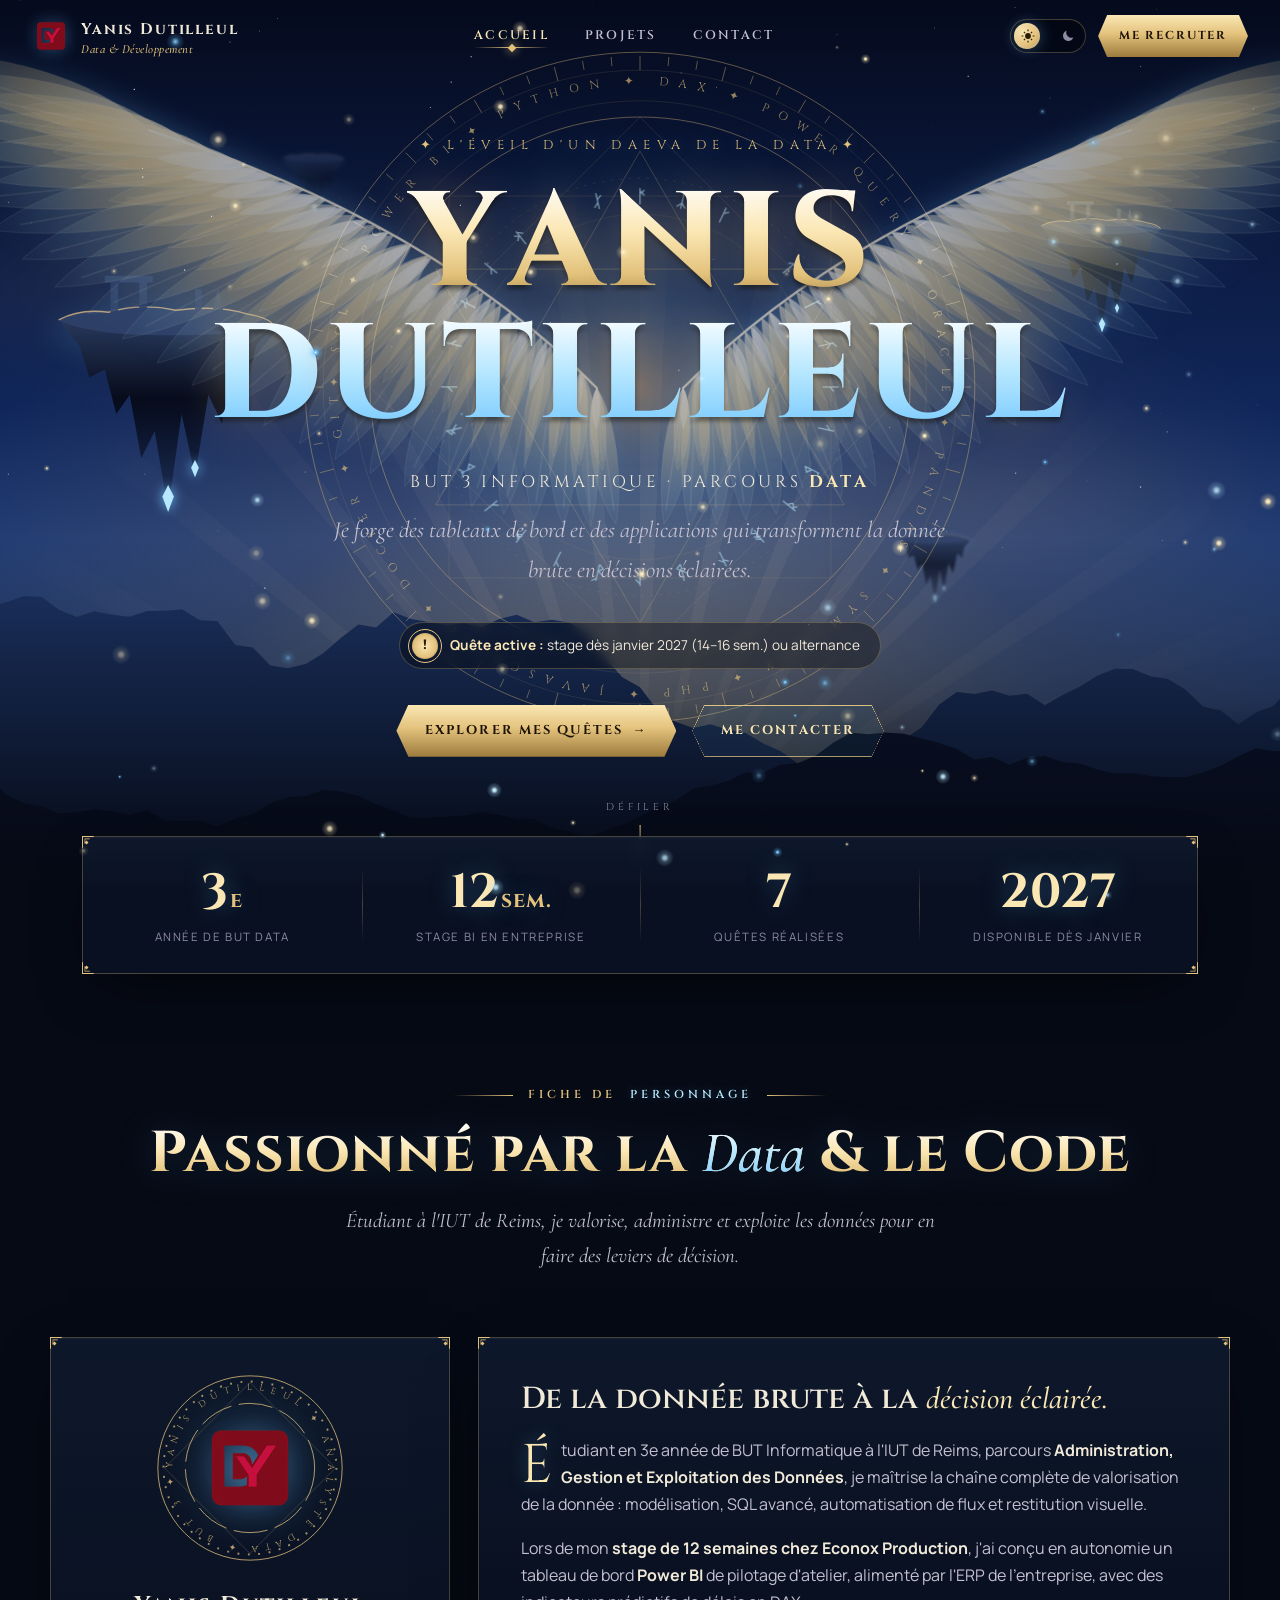
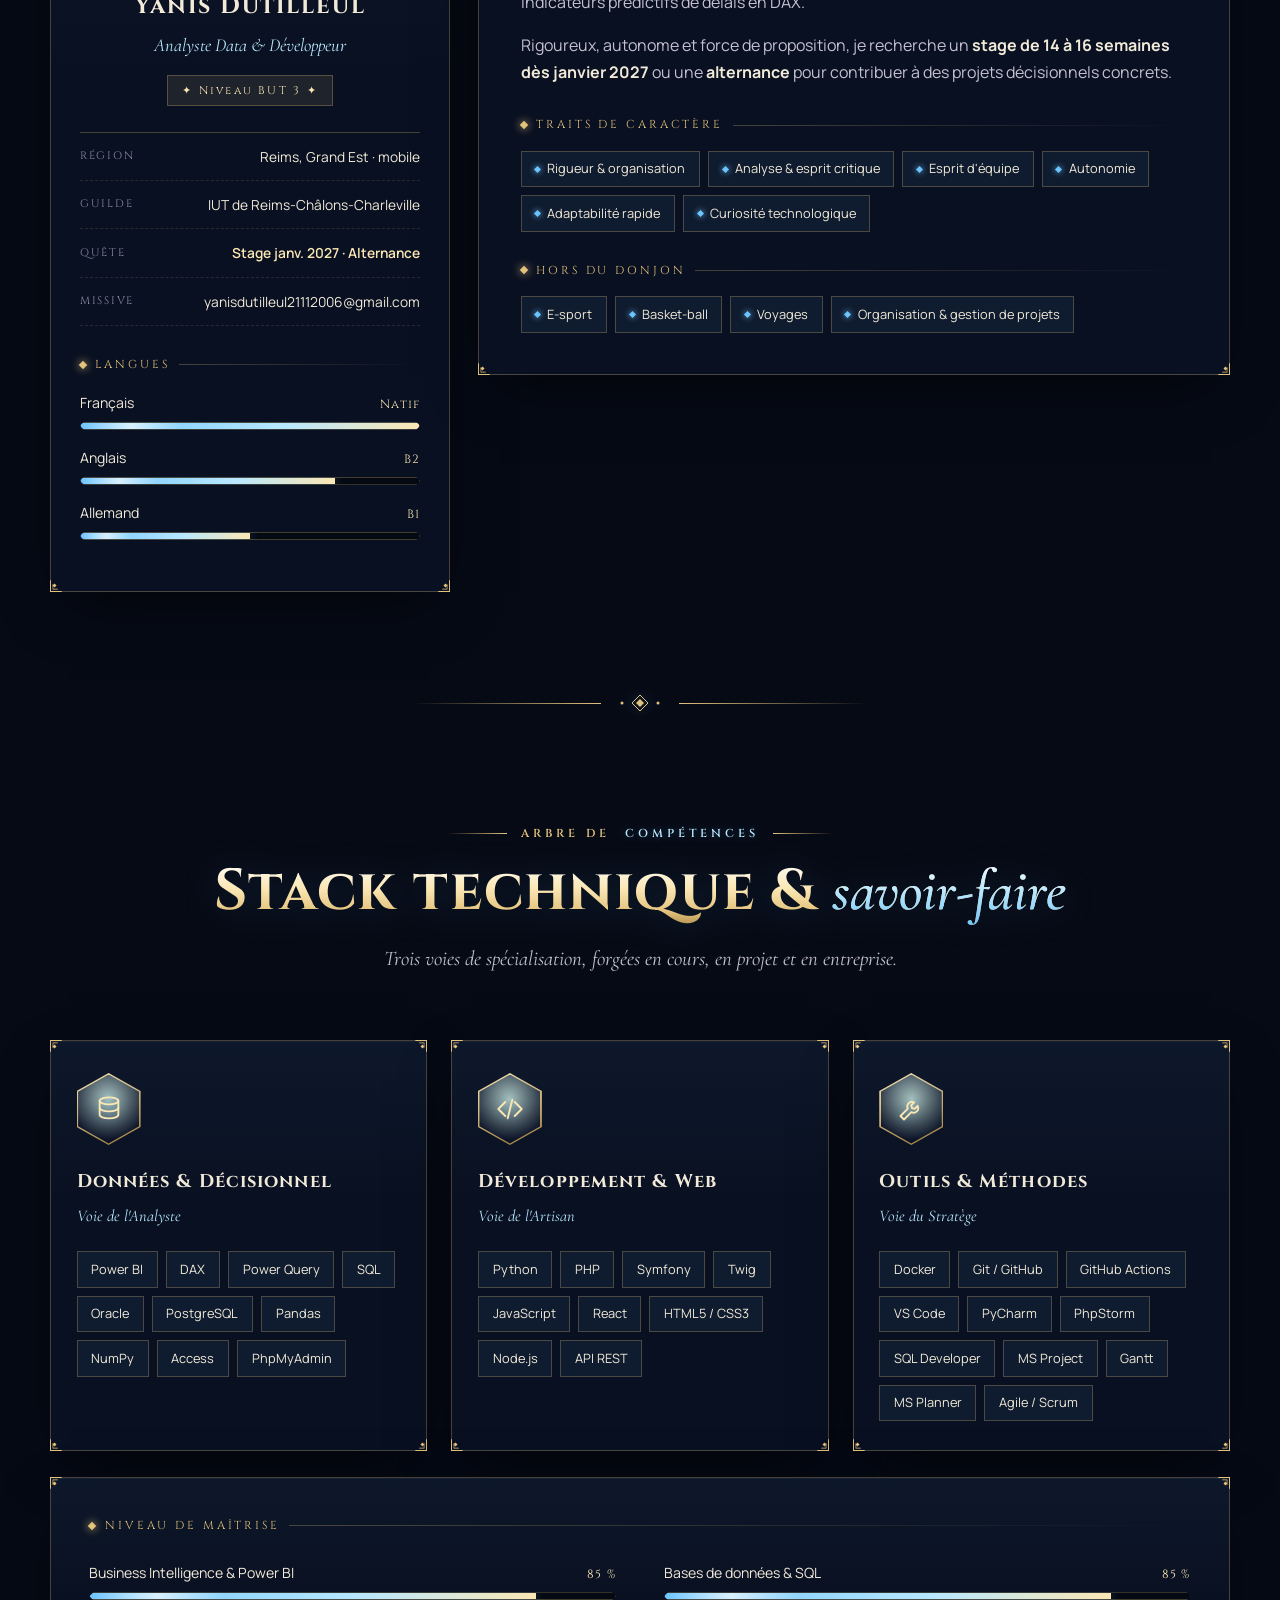
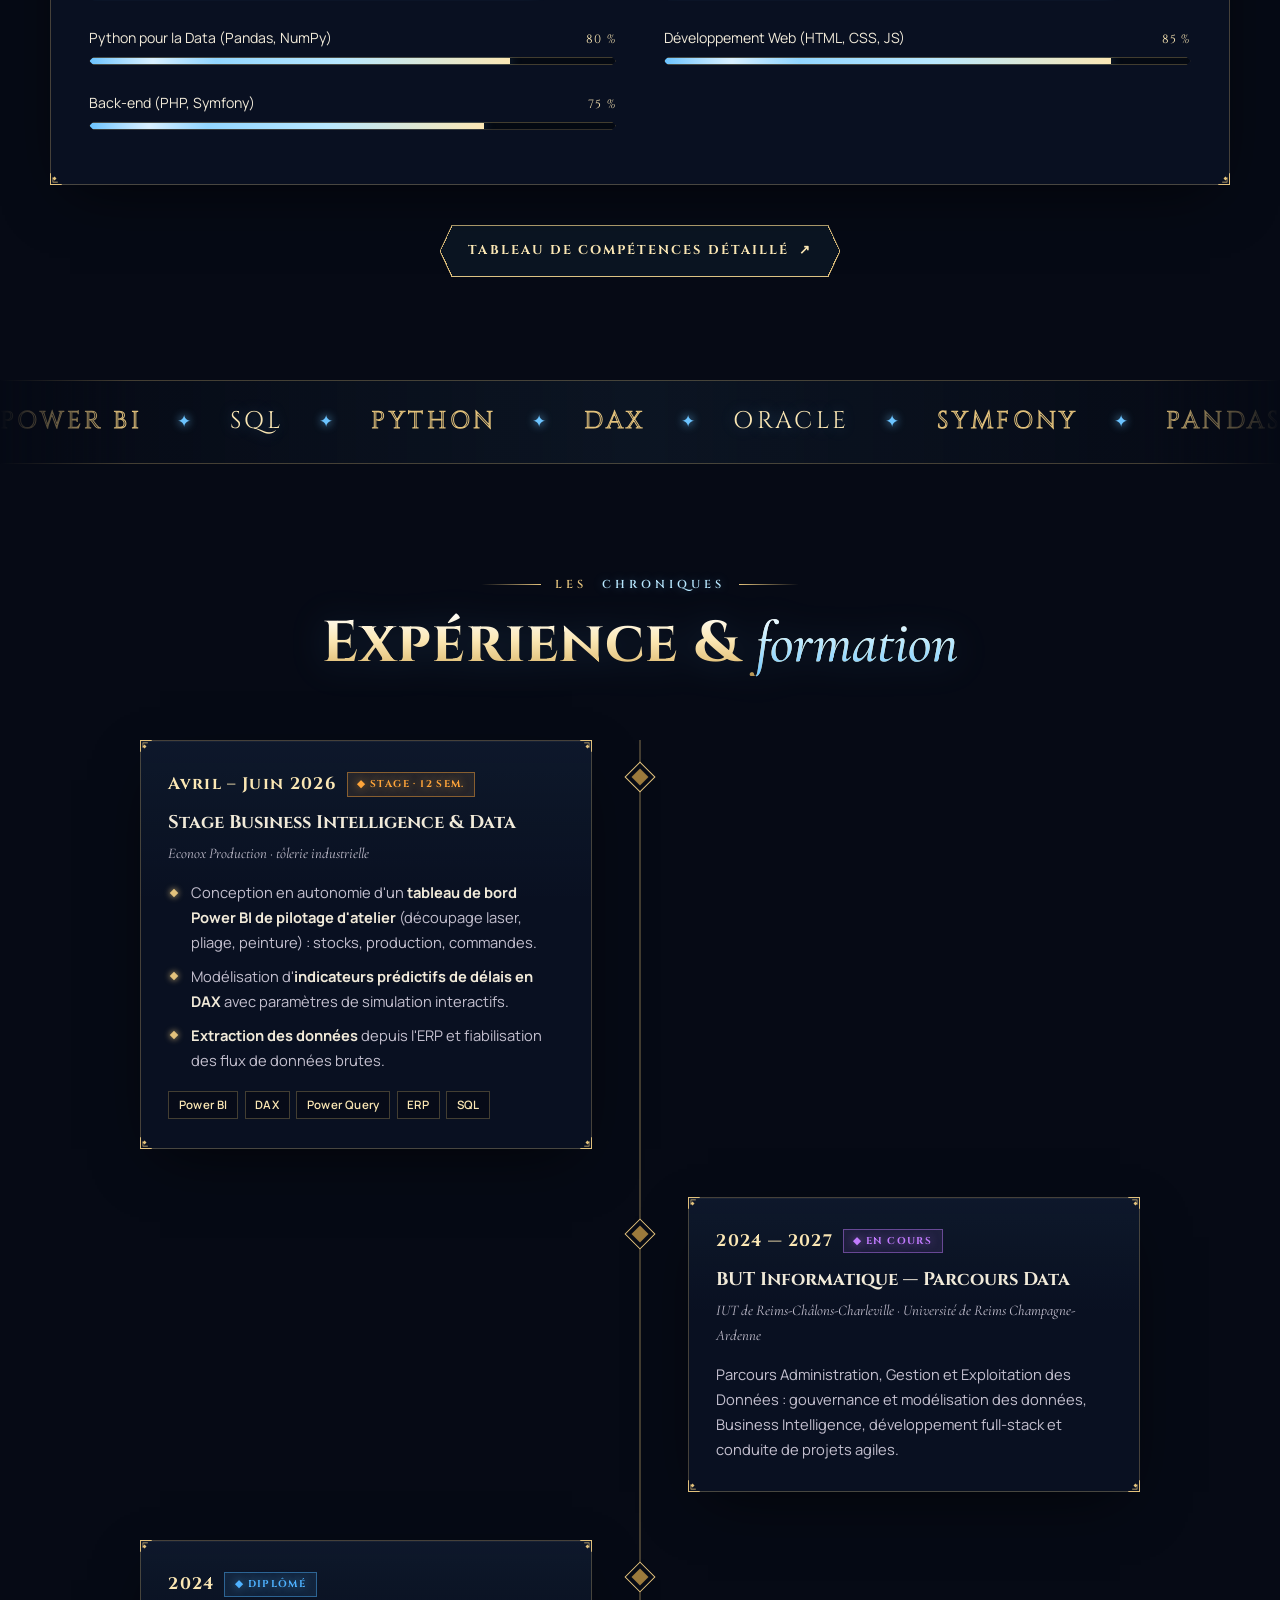
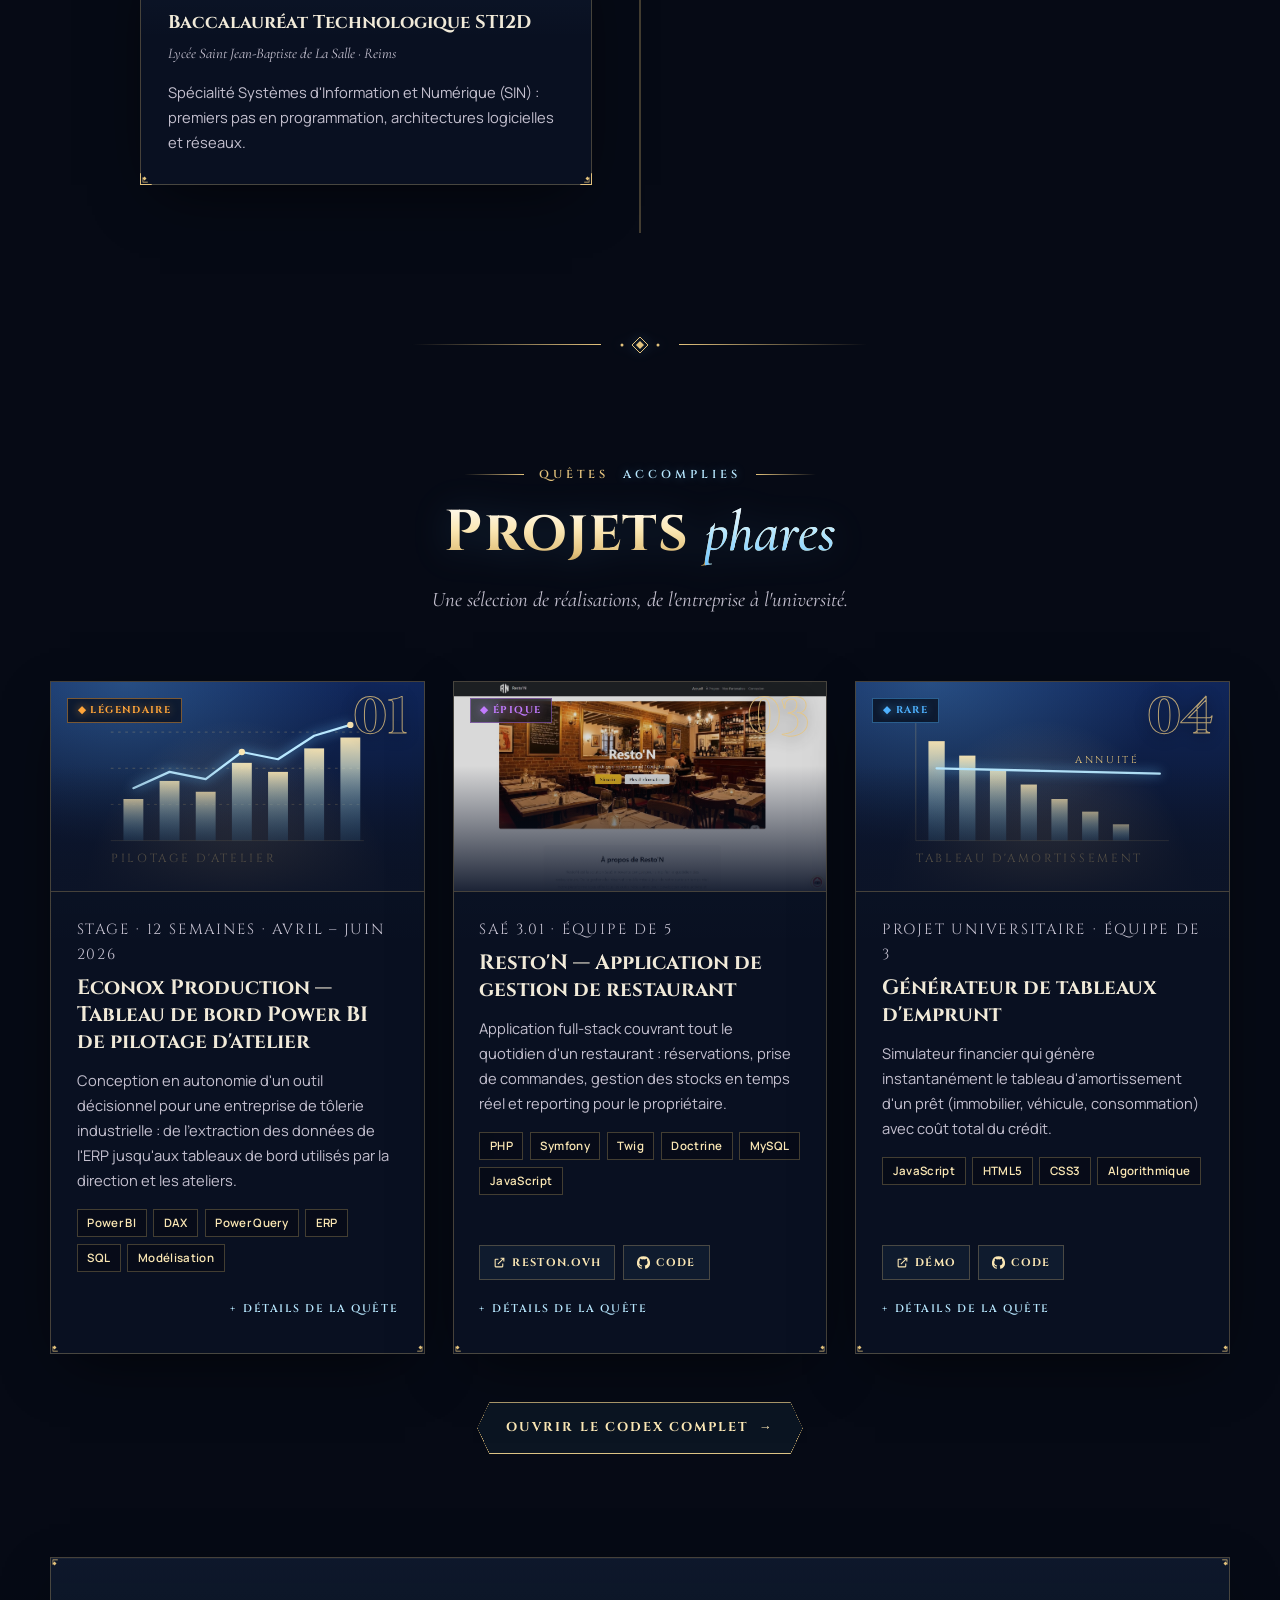
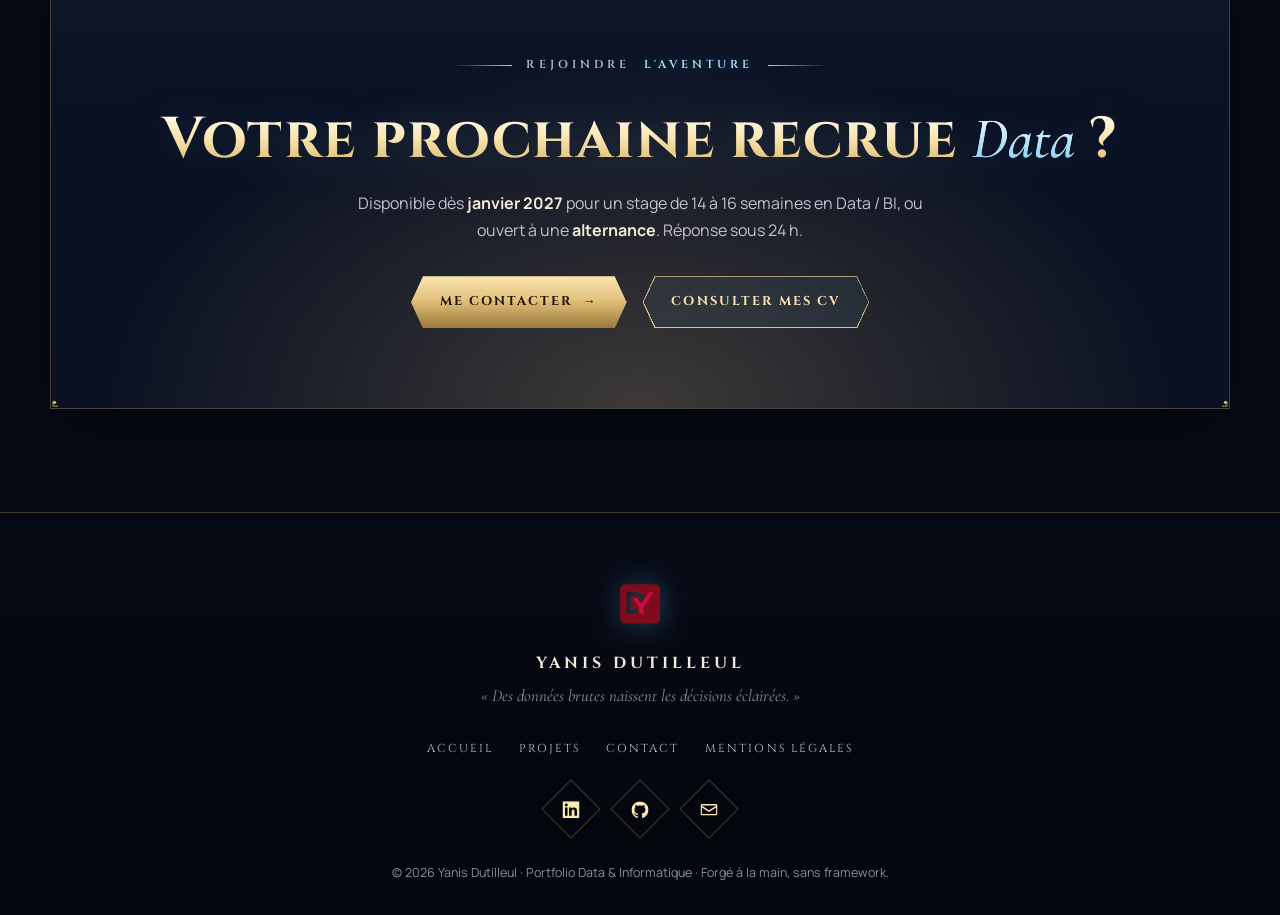
<file: index.html>
<!DOCTYPE html>
<html lang="fr" class="no-js" data-page="home">
<head>
  <meta charset="UTF-8" />
  <meta name="viewport" content="width=device-width, initial-scale=1.0, viewport-fit=cover" />
  <meta name="google-site-verification" content="TmmiE5WnkHJF2FdghV4OZSdoodd4v6s-AmvVGoYvjyQ" />
  <title>Yanis Dutilleul Portfolio Data &amp; Informatique</title>
  <meta name="description" content="Portfolio de Yanis Dutilleul, étudiant en 3e année de BUT Informatique parcours Data à Reims. Recherche un stage dès janvier 2027 ou une alternance en Data &amp; Business Intelligence." />
  <meta name="author" content="Yanis Dutilleul" />
  <meta name="theme-color" content="#060a15" />
  <meta property="og:type" content="website" />
  <meta property="og:locale" content="fr_FR" />
  <meta property="og:title" content="Yanis Dutilleul Portfolio Data &amp; Informatique" />
  <meta property="og:description" content="Portfolio de Yanis Dutilleul, étudiant en 3e année de BUT Informatique parcours Data à Reims. Recherche un stage dès janvier 2027 ou une alternance en Data &amp; Business Intelligence." />
  <meta property="og:image" content="logo-192.png" />
  <link rel="icon" type="image/png" href="logo-64.png" />
  <link rel="apple-touch-icon" href="logo-192.png" />
  <link rel="preconnect" href="https://fonts.googleapis.com" />
  <link rel="preconnect" href="https://fonts.gstatic.com" crossorigin />
  <link href="https://fonts.googleapis.com/css2?family=Cinzel:wght@400;500;600;700;800;900&amp;family=Cormorant+Garamond:ital,wght@0,500;1,400;1,500;1,600&amp;family=Manrope:wght@300;400;500;600;700;800&amp;display=swap" rel="stylesheet" />
  <link rel="stylesheet" href="style.css" />
  <script>
    /* Avant le premier rendu : faction mémorisée + intro (1 fois par session, accueil uniquement) */
    (function (h) {
      h.className = h.className.replace('no-js', 'js');
      try {
        if (localStorage.getItem('faction') === 'ombre') h.dataset.faction = 'ombre';
        if (h.dataset.page === 'home' && !sessionStorage.getItem('eveil') &&
            !matchMedia('(prefers-reduced-motion: reduce)').matches) h.classList.add('intro-on');
      } catch (e) {}
    })(document.documentElement);
  </script>
</head>
<body>

  <!-- ═══ INTRO « ÉVEIL » ═══ -->
  <div id="intro" aria-hidden="true">
    <div class="intro-inner">
      <div class="intro-sigil">
        <svg class="intro-circle" viewBox="0 0 400 400">
          <circle class="ic-draw" pathLength="1" cx="200" cy="200" r="190"/>
          <circle class="ic-draw" pathLength="1" cx="200" cy="200" r="168"/>
          <polygon class="ic-draw" pathLength="1" points="200,48 331.6,276 68.4,276"/>
          <polygon class="ic-draw" pathLength="1" points="200,352 68.4,124 331.6,124"/>
          <circle class="ic-draw" pathLength="1" cx="200" cy="200" r="88"/>
          <g class="ic-spin"><text><textPath href="#icPath" textLength="1110" lengthAdjust="spacing">✦ DATA ✦ CODE ✦ DÉCISION ✦ ÉVEIL ✦ DATA ✦ CODE ✦ DÉCISION ✦ ÉVEIL</textPath></text></g>
          <defs><path id="icPath" d="M200 200 m-179 0 a179 179 0 1 1 358 0 a179 179 0 1 1 -358 0"/></defs>
        </svg>
        <div class="intro-flash"></div>
      </div>
      <div class="intro-name">YANIS DUTILLEUL<small>L'éveil commence…</small></div>
    </div>
    <div class="intro-skip">Cliquer pour passer</div>
  </div>
  <a class="skip-link" href="#main">Aller au contenu</a>
  <div id="scroll-progress" aria-hidden="true"></div>
  <canvas id="aether" aria-hidden="true"></canvas>

  <!-- ═══ NAVIGATION ═══ -->
  <header id="navbar">
    <a href="index.html" class="nav-logo" aria-label="Yanis Dutilleul — accueil">
      <img src="logo-64.png" alt="" width="38" height="38" />
      <span>Yanis Dutilleul<small>Data &amp; Développement</small></span>
    </a>
    <nav aria-label="Navigation principale">
      <ul class="nav-links">
        <li><a href="index.html" class="active" aria-current="page">Accueil</a></li>
        <li><a href="projets.html">Projets</a></li>
        <li><a href="contact.html">Contact</a></li>
      </ul>
    </nav>
    <div class="nav-right">
      <button class="faction-toggle" type="button" aria-label="Changer de faction : Lumière ou Ombre" aria-pressed="false" data-hover>
        <span class="ft-knob" aria-hidden="true"></span>
        <svg class="ft-sun" viewBox="0 0 24 24" aria-hidden="true"><path d="M12 7a5 5 0 1 0 0 10 5 5 0 0 0 0-10zM11 1h2v3h-2zm0 19h2v3h-2zM1 11h3v2H1zm19 0h3v2h-3zM4.2 5.6l1.4-1.4 2.1 2.1-1.4 1.4zm12.1 12.1 1.4-1.4 2.1 2.1-1.4 1.4zM4.2 18.4l2.1-2.1 1.4 1.4-2.1 2.1zM16.3 6.3l2.1-2.1 1.4 1.4-2.1 2.1z"/></svg>
        <svg class="ft-moon" viewBox="0 0 24 24" aria-hidden="true"><path d="M21 14.5A9 9 0 0 1 9.5 3a9 9 0 1 0 11.5 11.5z"/></svg>
      </button>
      <a class="btn btn-gold btn-sm nav-cta" href="contact.html">Me recruter</a>
      <button class="hamburger" id="hamburger" type="button" aria-label="Ouvrir le menu" aria-expanded="false" aria-controls="mobileNav">
        <span></span><span></span><span></span>
      </button>
    </div>
  </header>

  <nav class="mobile-nav" id="mobileNav" aria-label="Navigation mobile">
    <a href="index.html" class="active" aria-current="page">Accueil</a>
    <a href="projets.html">Projets</a>
    <a href="contact.html">Contact</a>
    <div class="mn-rune" aria-hidden="true"></div>
    <a href="mentions-legales.html" style="font-size:1rem">Mentions légales</a>
  </nav>

  <main id="main" class="page">

    <!-- ═══ HÉROS ═══ -->
    <section id="hero">
      <div class="sky" data-sky aria-hidden="true"></div>
      <div class="hero-stage" data-depth=".12" aria-hidden="true">
        <div class="rune-circle" data-rune-circle></div>
        <div class="wings" data-wings></div>
      </div>

      <div class="hero-content">
        <p class="hero-over hero-fade" style="--t:.1s">✦ L'éveil d'un Daeva de la Data ✦</p>
        <h1 class="hero-name" aria-label="Yanis Dutilleul">
          <span class="line" data-split data-split-reset>Yanis</span>
          <span class="line line-2" data-split>Dutilleul</span>
        </h1>
        <p class="hero-role hero-fade" style="--t:1.1s">BUT 3 Informatique · Parcours <b>Data</b></p>
        <p class="hero-tag hero-fade" style="--t:1.3s">Je forge des tableaux de bord et des applications qui transforment la donnée brute en décisions éclairées.</p>
        <div class="quest-badge hero-fade" style="--t:1.5s">
          <span class="q-icon" aria-hidden="true">!</span>
          <span><b>Quête active :</b> stage dès janvier 2027 (14–16 sem.) ou alternance</span>
        </div>
        <div class="hero-actions hero-fade" style="--t:1.7s">
          <a class="btn btn-gold" href="projets.html">Explorer mes quêtes <span class="arr" aria-hidden="true">→</span></a>
          <a class="btn btn-ghost" href="contact.html"><span class="bevel" aria-hidden="true"></span>Me contacter</a>
        </div>
      </div>

      <div class="scroll-hint" aria-hidden="true"><span>Défiler</span><span class="sh-line"></span></div>
    </section>

    <!-- ═══ STATISTIQUES ═══ -->
    <div class="stats">
      <div class="frame stats-grid reveal">
        <div class="stat"><span class="stat-num" data-count="3" data-suffix="e">3<small>e</small></span><span class="stat-label">Année de BUT Data</span></div>
        <div class="stat"><span class="stat-num" data-count="12" data-suffix="sem.">12<small>sem.</small></span><span class="stat-label">Stage BI en entreprise</span></div>
        <div class="stat"><span class="stat-num" data-count="7">7</span><span class="stat-label">Quêtes réalisées</span></div>
        <div class="stat"><span class="stat-num" data-count="2027">2027</span><span class="stat-label">Disponible dès janvier</span></div>
      </div>
    </div>

    <!-- ═══ FICHE DE PERSONNAGE ═══ -->
    <section class="section" id="profil">
      <div class="container">
        <div class="sec-head reveal">
          <p class="overline">Fiche de <i>personnage</i></p>
          <h2 class="title">Passionné par la <em>Data</em> &amp; le Code</h2>
          <p class="sec-sub">Étudiant à l'IUT de Reims, je valorise, administre et exploite les données pour en faire des leviers de décision.</p>
        </div>
        <div class="char-grid">
          <aside class="frame char-card reveal reveal-l" aria-label="Fiche d'identité">
            <div class="emblem">
              <svg viewBox="0 0 200 200" aria-hidden="true">
                <defs><path id="emPath" d="M100 100 m-82 0 a82 82 0 1 1 164 0 a82 82 0 1 1 -164 0"/></defs>
                <circle class="em-ring" cx="100" cy="100" r="97"/>
                <polygon class="em-ring" points="100,10 190,100 100,190 10,100" opacity=".25"/>
                <g class="em-spin"><circle class="em-dash" cx="100" cy="100" r="91"/><text class="em-text"><textPath href="#emPath" textLength="508" lengthAdjust="spacing">YANIS DUTILLEUL ✦ ANALYSTE DATA ✦ BUT 3 ✦</textPath></text></g>
                <g class="em-spin-rev"><circle class="em-ring" cx="100" cy="100" r="68" stroke-dasharray="36 8"/></g>
              </svg>
              <img src="logo-192.png" alt="Emblème YD de Yanis Dutilleul" width="104" height="104" />
            </div>
            <div class="char-name">Yanis Dutilleul</div>
            <div class="char-class">Analyste Data &amp; Développeur</div>
            <div class="lvl">✦ Niveau BUT 3 ✦</div>
            <dl class="attr-list">
              <div class="attr"><dt>Région</dt><dd>Reims, Grand Est · mobile</dd></div>
              <div class="attr"><dt>Guilde</dt><dd>IUT de Reims-Châlons-Charleville</dd></div>
              <div class="attr"><dt>Quête</dt><dd class="hl">Stage janv. 2027 · Alternance</dd></div>
              <div class="attr"><dt>Missive</dt><dd><a href="mailto:yanisdutilleul21112006@gmail.com">yanisdutilleul21112006@gmail.com</a></dd></div>
            </dl>
            <div class="sub-label">Langues</div>
          <div class="gauge">
            <div class="gauge-head"><span>Français</span><span>Natif</span></div>
            <div class="gauge-track"><div class="gauge-fill" data-w="100"></div></div>
          </div>
          <div class="gauge">
            <div class="gauge-head"><span>Anglais</span><span>B2</span></div>
            <div class="gauge-track"><div class="gauge-fill" data-w="75"></div></div>
          </div>
          <div class="gauge">
            <div class="gauge-head"><span>Allemand</span><span>B1</span></div>
            <div class="gauge-track"><div class="gauge-fill" data-w="50"></div></div>
          </div>
          </aside>

          <div class="frame lore reveal reveal-r">
            <h3>De la donnée brute à la <em>décision éclairée.</em></h3>
            <p>Étudiant en 3e année de BUT Informatique à l'IUT de Reims, parcours <strong>Administration, Gestion et Exploitation des Données</strong>, je maîtrise la chaîne complète de valorisation de la donnée : modélisation, SQL avancé, automatisation de flux et restitution visuelle.</p>
            <p>Lors de mon <strong>stage de 12 semaines chez Econox Production</strong>, j'ai conçu en autonomie un tableau de bord <strong>Power BI</strong> de pilotage d'atelier, alimenté par l'ERP de l'entreprise, avec des indicateurs prédictifs de délais en DAX.</p>
            <p>Rigoureux, autonome et force de proposition, je recherche un <strong>stage de 14 à 16 semaines dès janvier 2027</strong> ou une <strong>alternance</strong> pour contribuer à des projets décisionnels concrets.</p>

            <div class="sub-label">Traits de caractère</div>
            <div class="chips"><span class="chip chip-diamond">Rigueur &amp; organisation</span><span class="chip chip-diamond">Analyse &amp; esprit critique</span><span class="chip chip-diamond">Esprit d'équipe</span><span class="chip chip-diamond">Autonomie</span><span class="chip chip-diamond">Adaptabilité rapide</span><span class="chip chip-diamond">Curiosité technologique</span></div>

            <div class="sub-label">Hors du donjon</div>
            <div class="chips"><span class="chip chip-diamond">E-sport</span><span class="chip chip-diamond">Basket-ball</span><span class="chip chip-diamond">Voyages</span><span class="chip chip-diamond">Organisation &amp; gestion de projets</span></div>
          </div>
        </div>
      </div>
    </section>

    <div class="divider" aria-hidden="true"><svg viewBox="0 0 46 18"><path d="M23 1l8 8-8 8-8-8z" fill="none" stroke="currentColor"/><path d="M23 5l4 4-4 4-4-4z" fill="currentColor"/><circle cx="5" cy="9" r="1.5" fill="currentColor"/><circle cx="41" cy="9" r="1.5" fill="currentColor"/></svg></div>

    <!-- ═══ ARBRE DE COMPÉTENCES ═══ -->
    <section class="section" id="competences">
      <div class="container">
        <div class="sec-head reveal">
          <p class="overline">Arbre de <i>compétences</i></p>
          <h2 class="title">Stack technique &amp; <em>savoir-faire</em></h2>
          <p class="sec-sub">Trois voies de spécialisation, forgées en cours, en projet et en entreprise.</p>
        </div>
        <div class="skills-grid" data-stagger>
          <article class="frame skill-branch reveal" data-tilt>
            <div class="sigil"><svg viewBox="0 0 24 24" aria-hidden="true"><ellipse cx="12" cy="5" rx="8" ry="3"/><path d="M4 5v6c0 1.7 3.6 3 8 3s8-1.3 8-3V5"/><path d="M4 11v6c0 1.7 3.6 3 8 3s8-1.3 8-3v-6"/></svg></div>
            <h3>Données &amp; Décisionnel</h3>
            <p class="branch-sub">Voie de l'Analyste</p>
            <div class="chips"><span class="chip">Power BI</span><span class="chip">DAX</span><span class="chip">Power Query</span><span class="chip">SQL</span><span class="chip">Oracle</span><span class="chip">PostgreSQL</span><span class="chip">Pandas</span><span class="chip">NumPy</span><span class="chip">Access</span><span class="chip">PhpMyAdmin</span></div>
          </article>
          <article class="frame skill-branch reveal" data-tilt>
            <div class="sigil"><svg viewBox="0 0 24 24" aria-hidden="true"><path d="M8 6l-6 6 6 6M16 6l6 6-6 6M14 4l-4 16"/></svg></div>
            <h3>Développement &amp; Web</h3>
            <p class="branch-sub">Voie de l'Artisan</p>
            <div class="chips"><span class="chip">Python</span><span class="chip">PHP</span><span class="chip">Symfony</span><span class="chip">Twig</span><span class="chip">JavaScript</span><span class="chip">React</span><span class="chip">HTML5 / CSS3</span><span class="chip">Node.js</span><span class="chip">API REST</span></div>
          </article>
          <article class="frame skill-branch reveal" data-tilt>
            <div class="sigil"><svg viewBox="0 0 24 24" aria-hidden="true"><path d="M14.7 6.3a4 4 0 0 0-5.4 5.4L3 18l3 3 6.3-6.3a4 4 0 0 0 5.4-5.4l-2.5 2.5-2.4-.6-.6-2.4z"/></svg></div>
            <h3>Outils &amp; Méthodes</h3>
            <p class="branch-sub">Voie du Stratège</p>
            <div class="chips"><span class="chip">Docker</span><span class="chip">Git / GitHub</span><span class="chip">GitHub Actions</span><span class="chip">VS Code</span><span class="chip">PyCharm</span><span class="chip">PhpStorm</span><span class="chip">SQL Developer</span><span class="chip">MS Project</span><span class="chip">Gantt</span><span class="chip">MS Planner</span><span class="chip">Agile / Scrum</span></div>
          </article>
        </div>

        <div class="frame mastery reveal">
          <div class="sub-label">Niveau de maîtrise</div>
          <div class="gauge">
            <div class="gauge-head"><span>Business Intelligence &amp; Power BI</span><span>85 %</span></div>
            <div class="gauge-track"><div class="gauge-fill" data-w="85"></div></div>
          </div>
          <div class="gauge">
            <div class="gauge-head"><span>Bases de données &amp; SQL</span><span>85 %</span></div>
            <div class="gauge-track"><div class="gauge-fill" data-w="85"></div></div>
          </div>
          <div class="gauge">
            <div class="gauge-head"><span>Python pour la Data (Pandas, NumPy)</span><span>80 %</span></div>
            <div class="gauge-track"><div class="gauge-fill" data-w="80"></div></div>
          </div>
          <div class="gauge">
            <div class="gauge-head"><span>Développement Web (HTML, CSS, JS)</span><span>85 %</span></div>
            <div class="gauge-track"><div class="gauge-fill" data-w="85"></div></div>
          </div>
          <div class="gauge">
            <div class="gauge-head"><span>Back-end (PHP, Symfony)</span><span>75 %</span></div>
            <div class="gauge-track"><div class="gauge-fill" data-w="75"></div></div>
          </div>
        </div>

        <div class="skills-cta reveal">
          <a class="btn btn-ghost" href="https://docs.google.com/spreadsheets/d/1V5MSTwOdySupA17iOOHL-KxqkTmcdY-EEjulKrXPCmY/edit?usp=sharing" target="_blank" rel="noopener"><span class="bevel" aria-hidden="true"></span>Tableau de compétences détaillé <span class="arr" aria-hidden="true">↗</span></a>
        </div>
      </div>
    </section>

    <div class="marquee" aria-hidden="true"><div class="marquee-track"><span>Power BI</span><span>SQL</span><span>Python</span><span>DAX</span><span>Oracle</span><span>Symfony</span><span>Pandas</span><span>JavaScript</span><span>Power Query</span><span>PostgreSQL</span><span>Docker</span><span>PHP</span><span>React</span><span>Git</span><span>Power BI</span><span>SQL</span><span>Python</span><span>DAX</span><span>Oracle</span><span>Symfony</span><span>Pandas</span><span>JavaScript</span><span>Power Query</span><span>PostgreSQL</span><span>Docker</span><span>PHP</span><span>React</span><span>Git</span></div></div>

    <!-- ═══ CHRONIQUES ═══ -->
    <section class="section" id="parcours">
      <div class="container">
        <div class="sec-head reveal">
          <p class="overline">Les <i>chroniques</i></p>
          <h2 class="title">Expérience &amp; <em>formation</em></h2>
        </div>
        <div class="timeline">
          <div class="tl-line" aria-hidden="true"><i></i></div>

          <div class="tl-item">
            <span class="tl-gem" aria-hidden="true"></span>
            <article class="frame tl-card reveal reveal-l">
              <div class="tl-meta"><span class="tl-year">Avril – Juin 2026</span><span class="rarity r-legend">◆ Stage · 12 sem.</span></div>
              <h3>Stage Business Intelligence &amp; Data</h3>
              <p class="tl-org">Econox Production · tôlerie industrielle</p>
              <ul class="bullets">
                <li>Conception en autonomie d'un <strong>tableau de bord Power BI de pilotage d'atelier</strong> (découpage laser, pliage, peinture) : stocks, production, commandes.</li>
                <li>Modélisation d'<strong>indicateurs prédictifs de délais en DAX</strong> avec paramètres de simulation interactifs.</li>
                <li><strong>Extraction des données</strong> depuis l'ERP et fiabilisation des flux de données brutes.</li>
              </ul>
              <div class="tags"><span class="tag">Power BI</span><span class="tag">DAX</span><span class="tag">Power Query</span><span class="tag">ERP</span><span class="tag">SQL</span></div>
            </article>
          </div>

          <div class="tl-item">
            <span class="tl-gem" aria-hidden="true"></span>
            <article class="frame tl-card reveal reveal-r">
              <div class="tl-meta"><span class="tl-year">2024 — 2027</span><span class="rarity r-epic">◆ En cours</span></div>
              <h3>BUT Informatique — Parcours Data</h3>
              <p class="tl-org">IUT de Reims-Châlons-Charleville · Université de Reims Champagne-Ardenne</p>
              <p>Parcours Administration, Gestion et Exploitation des Données : gouvernance et modélisation des données, Business Intelligence, développement full-stack et conduite de projets agiles.</p>
            </article>
          </div>

          <div class="tl-item">
            <span class="tl-gem" aria-hidden="true"></span>
            <article class="frame tl-card reveal reveal-l">
              <div class="tl-meta"><span class="tl-year">2024</span><span class="rarity r-rare">◆ Diplômé</span></div>
              <h3>Baccalauréat Technologique STI2D</h3>
              <p class="tl-org">Lycée Saint Jean-Baptiste de La Salle · Reims</p>
              <p>Spécialité Systèmes d'Information et Numérique (SIN) : premiers pas en programmation, architectures logicielles et réseaux.</p>
            </article>
          </div>
        </div>
      </div>
    </section>

    <div class="divider" aria-hidden="true"><svg viewBox="0 0 46 18"><path d="M23 1l8 8-8 8-8-8z" fill="none" stroke="currentColor"/><path d="M23 5l4 4-4 4-4-4z" fill="currentColor"/><circle cx="5" cy="9" r="1.5" fill="currentColor"/><circle cx="41" cy="9" r="1.5" fill="currentColor"/></svg></div>

    <!-- ═══ QUÊTES PHARES ═══ -->
    <section class="section" id="quetes">
      <div class="container">
        <div class="sec-head reveal">
          <p class="overline">Quêtes <i>accomplies</i></p>
          <h2 class="title">Projets <em>phares</em></h2>
          <p class="sec-sub">Une sélection de réalisations, de l'entreprise à l'université.</p>
        </div>
        <div class="quests-grid three" data-stagger>
      <article class="frame quest reveal" data-tilt data-category="data-bi">
        <div class="quest-media">
          <div class="art" aria-hidden="true"><svg viewBox="0 0 320 180">
            <line class="a-grid" x1="20" y1="150" x2="300" y2="150"/><line class="a-grid" x1="20" y1="110" x2="300" y2="110" stroke-dasharray="3 5"/><line class="a-grid" x1="20" y1="70" x2="300" y2="70" stroke-dasharray="3 5"/><line class="a-grid" x1="20" y1="30" x2="300" y2="30" stroke-dasharray="3 5"/>
            <rect class="a-bar" x="34" y="104" width="22" height="46"/><rect class="a-bar" x="74" y="84" width="22" height="66"/><rect class="a-bar" x="114" y="96" width="22" height="54"/><rect class="a-bar" x="154" y="64" width="22" height="86"/><rect class="a-bar" x="194" y="74" width="22" height="76"/><rect class="a-bar" x="234" y="48" width="22" height="102"/><rect class="a-bar" x="274" y="36" width="22" height="114"/>
            <path class="a-line" pathLength="1" d="M45 92 L85 74 L125 82 L165 52 L205 60 L245 34 L285 22"/>
            <circle class="a-dot" cx="165" cy="52" r="3.5"/><circle class="a-dot" cx="285" cy="22" r="3.5"/>
            <text class="a-txt" x="20" y="174">PILOTAGE D'ATELIER</text>
          </svg></div>
          <span class="rarity r-legend">◆ Légendaire</span>
          <span class="quest-num" aria-hidden="true">01</span>
        </div>
        <div class="quest-body">
          <p class="quest-kind">Stage · 12 semaines · Avril – Juin 2026</p>
          <h3>Econox Production — Tableau de bord Power BI de pilotage d'atelier</h3>
          <p>Conception en autonomie d'un outil décisionnel pour une entreprise de tôlerie industrielle : de l'extraction des données de l'ERP jusqu'aux tableaux de bord utilisés par la direction et les ateliers.</p>
          <div class="quest-more" id="qm-01"><div><ul class="bullets"><li><strong>Pilotage d'atelier :</strong> suivi des stocks, de la production et des commandes sur les postes découpage laser, pliage et peinture.</li><li><strong>Indicateurs prédictifs :</strong> modélisation de délais en DAX avec paramètres de simulation interactifs.</li><li><strong>Fiabilisation des flux :</strong> extraction depuis l'ERP, nettoyage Power Query et modélisation décisionnelle.</li></ul></div></div>
          <div class="tags"><span class="tag">Power BI</span><span class="tag">DAX</span><span class="tag">Power Query</span><span class="tag">ERP</span><span class="tag">SQL</span><span class="tag">Modélisation</span></div>
          <div class="quest-foot">
            <div class="quest-links"></div>
            <button class="toggle-more" type="button" aria-expanded="false" aria-controls="qm-01"><i aria-hidden="true">+</i><span>Détails de la quête</span></button>
          </div>
        </div>
      </article>
      <article class="frame quest reveal" data-tilt data-category="web data-bi">
        <div class="quest-media">
          <img src="img_reston.png" alt="Page d'accueil de l'application Resto'N" loading="lazy" />
          <span class="rarity r-epic">◆ Épique</span>
          <span class="quest-num" aria-hidden="true">03</span>
        </div>
        <div class="quest-body">
          <p class="quest-kind">SAÉ 3.01 · Équipe de 5</p>
          <h3>Resto'N — Application de gestion de restaurant</h3>
          <p>Application full-stack couvrant tout le quotidien d'un restaurant : réservations, prise de commandes, gestion des stocks en temps réel et reporting pour le propriétaire.</p>
          <div class="quest-more" id="qm-03"><div><ul class="bullets"><li><strong>Base de données :</strong> modèle relationnel garantissant la cohérence stocks / commandes (Doctrine ORM).</li><li><strong>Rôles :</strong> espaces propriétaire et serveur avec permissions dédiées.</li><li><strong>Reporting :</strong> module d'analyse des ventes pour le pilotage de l'établissement.</li></ul></div></div>
          <div class="tags"><span class="tag">PHP</span><span class="tag">Symfony</span><span class="tag">Twig</span><span class="tag">Doctrine</span><span class="tag">MySQL</span><span class="tag">JavaScript</span></div>
          <div class="quest-foot">
            <div class="quest-links"><a class="link-rune" href="https://reston.ovh" target="_blank" rel="noopener"><svg viewBox="0 0 24 24" aria-hidden="true"><path d="M14 3h7v7h-2V6.41l-9.29 9.3-1.42-1.42L17.59 5H14V3zM5 5h5v2H5v12h12v-5h2v5a2 2 0 0 1-2 2H5a2 2 0 0 1-2-2V7a2 2 0 0 1 2-2z"/></svg>reston.ovh</a><a class="link-rune" href="https://github.com/Kisytloa/RestoN" target="_blank" rel="noopener"><svg viewBox="0 0 24 24" aria-hidden="true"><path d="M12 .3a12 12 0 0 0-3.8 23.4c.6.1.8-.3.8-.6v-2c-3.3.7-4-1.6-4-1.6-.6-1.4-1.4-1.8-1.4-1.8-1-.7.1-.7.1-.7 1.2.1 1.8 1.2 1.8 1.2 1 1.8 2.8 1.3 3.5 1 .1-.8.4-1.3.7-1.6-2.7-.3-5.5-1.3-5.5-6 0-1.2.5-2.3 1.3-3.1-.2-.4-.6-1.6 0-3.2 0 0 1-.3 3.4 1.2a11.5 11.5 0 0 1 6 0c2.3-1.5 3.3-1.2 3.3-1.2.6 1.6.2 2.8.1 3.2.8.8 1.3 1.9 1.3 3.2 0 4.6-2.8 5.6-5.5 5.9.5.4.9 1 .9 2.2v3.3c0 .3.1.7.8.6A12 12 0 0 0 12 .3"/></svg>Code</a></div>
            <button class="toggle-more" type="button" aria-expanded="false" aria-controls="qm-03"><i aria-hidden="true">+</i><span>Détails de la quête</span></button>
          </div>
        </div>
      </article>
      <article class="frame quest reveal" data-tilt data-category="web algo">
        <div class="quest-media">
          <div class="art" aria-hidden="true"><svg viewBox="0 0 320 180">
            <line class="a-grid" x1="20" y1="150" x2="300" y2="150"/><line class="a-grid" x1="20" y1="20" x2="20" y2="150"/>
            <rect class="a-bar" x="34" y="40" width="18" height="110"/><rect class="a-bar" x="68" y="56" width="18" height="94"/><rect class="a-bar" x="102" y="72" width="18" height="78"/><rect class="a-bar" x="136" y="88" width="18" height="62"/><rect class="a-bar" x="170" y="104" width="18" height="46"/><rect class="a-bar" x="204" y="118" width="18" height="32"/><rect class="a-bar" x="238" y="132" width="18" height="18"/>
            <path class="a-line" pathLength="1" d="M43 70 C120 72 200 74 290 76"/>
            <text class="a-txt" x="196" y="64" style="font-size:11px">ANNUITÉ</text>
            <text class="a-txt" x="20" y="174">TABLEAU D'AMORTISSEMENT</text>
          </svg></div>
          <span class="rarity r-rare">◆ Rare</span>
          <span class="quest-num" aria-hidden="true">04</span>
        </div>
        <div class="quest-body">
          <p class="quest-kind">Projet universitaire · Équipe de 3</p>
          <h3>Générateur de tableaux d'emprunt</h3>
          <p>Simulateur financier qui génère instantanément le tableau d'amortissement d'un prêt (immobilier, véhicule, consommation) avec coût total du crédit.</p>
          <div class="quest-more" id="qm-04"><div><ul class="bullets"><li><strong>Deux modes de calcul :</strong> annuités constantes ou amortissements constants.</li><li><strong>Périodicités :</strong> remboursements mensuels, trimestriels, semestriels ou annuels.</li><li><strong>Indicateurs clés :</strong> coût total du crédit et montant total remboursé, interface responsive.</li></ul></div></div>
          <div class="tags"><span class="tag">JavaScript</span><span class="tag">HTML5</span><span class="tag">CSS3</span><span class="tag">Algorithmique</span></div>
          <div class="quest-foot">
            <div class="quest-links"><a class="link-rune" href="https://prog-tableau-emprunt.vercel.app" target="_blank" rel="noopener"><svg viewBox="0 0 24 24" aria-hidden="true"><path d="M14 3h7v7h-2V6.41l-9.29 9.3-1.42-1.42L17.59 5H14V3zM5 5h5v2H5v12h12v-5h2v5a2 2 0 0 1-2 2H5a2 2 0 0 1-2-2V7a2 2 0 0 1 2-2z"/></svg>Démo</a><a class="link-rune" href="https://github.com/Kisytloa/prog_tableau_emprunt" target="_blank" rel="noopener"><svg viewBox="0 0 24 24" aria-hidden="true"><path d="M12 .3a12 12 0 0 0-3.8 23.4c.6.1.8-.3.8-.6v-2c-3.3.7-4-1.6-4-1.6-.6-1.4-1.4-1.8-1.4-1.8-1-.7.1-.7.1-.7 1.2.1 1.8 1.2 1.8 1.2 1 1.8 2.8 1.3 3.5 1 .1-.8.4-1.3.7-1.6-2.7-.3-5.5-1.3-5.5-6 0-1.2.5-2.3 1.3-3.1-.2-.4-.6-1.6 0-3.2 0 0 1-.3 3.4 1.2a11.5 11.5 0 0 1 6 0c2.3-1.5 3.3-1.2 3.3-1.2.6 1.6.2 2.8.1 3.2.8.8 1.3 1.9 1.3 3.2 0 4.6-2.8 5.6-5.5 5.9.5.4.9 1 .9 2.2v3.3c0 .3.1.7.8.6A12 12 0 0 0 12 .3"/></svg>Code</a></div>
            <button class="toggle-more" type="button" aria-expanded="false" aria-controls="qm-04"><i aria-hidden="true">+</i><span>Détails de la quête</span></button>
          </div>
        </div>
      </article>
        </div>
        <div class="see-all reveal">
          <a class="btn btn-ghost" href="projets.html"><span class="bevel" aria-hidden="true"></span>Ouvrir le codex complet <span class="arr" aria-hidden="true">→</span></a>
        </div>
      </div>
    </section>

    <!-- ═══ APPEL À L'AVENTURE ═══ -->
    <section class="section" style="padding-top:0">
      <div class="container">
        <div class="frame cta-band reveal reveal-z">
          <div class="cta-glow" aria-hidden="true"></div>
          <p class="overline">Rejoindre <i>l'aventure</i></p>
          <h2 class="title">Votre prochaine recrue <em>Data</em> ?</h2>
          <p>Disponible dès <strong>janvier 2027</strong> pour un stage de 14 à 16 semaines en Data / BI, ou ouvert à une <strong>alternance</strong>. Réponse sous 24 h.</p>
          <div class="hero-actions">
            <a class="btn btn-gold" href="contact.html">Me contacter <span class="arr" aria-hidden="true">→</span></a>
            <a class="btn btn-ghost" href="contact.html#cv"><span class="bevel" aria-hidden="true"></span>Consulter mes CV</a>
          </div>
        </div>
      </div>
    </section>
  </main>

  <!-- ═══ PIED DE PAGE ═══ -->
  <footer>
    <img class="foot-emblem" src="logo-192.png" alt="" width="54" height="54" loading="lazy" />
    <div class="foot-name">Yanis Dutilleul</div>
    <p class="foot-motto">« Des données brutes naissent les décisions éclairées. »</p>
    <nav class="foot-nav" aria-label="Liens de pied de page">
      <a href="index.html">Accueil</a>
      <a href="projets.html">Projets</a>
      <a href="contact.html">Contact</a>
      <a href="mentions-legales.html">Mentions légales</a>
    </nav>
    <div class="foot-social">
      <a href="https://www.linkedin.com/in/yanis-dutilleul-544088357/" target="_blank" rel="noopener" aria-label="LinkedIn"><svg viewBox="0 0 24 24" aria-hidden="true"><path d="M20.45 20.45h-3.55v-5.57c0-1.33-.03-3.04-1.85-3.04-1.86 0-2.14 1.45-2.14 2.94v5.67H9.35V9h3.41v1.56h.05c.48-.9 1.64-1.85 3.37-1.85 3.6 0 4.27 2.37 4.27 5.46v6.28zM5.34 7.43a2.06 2.06 0 1 1 0-4.12 2.06 2.06 0 0 1 0 4.12zM7.12 20.45H3.56V9h3.56v11.45zM22.22 0H1.77C.79 0 0 .77 0 1.73v20.54C0 23.23.79 24 1.77 24h20.45c.98 0 1.78-.77 1.78-1.73V1.73C24 .77 23.2 0 22.22 0z"/></svg></a>
      <a href="https://github.com/Kisytloa" target="_blank" rel="noopener" aria-label="GitHub"><svg viewBox="0 0 24 24" aria-hidden="true"><path d="M12 .3a12 12 0 0 0-3.8 23.4c.6.1.8-.3.8-.6v-2c-3.3.7-4-1.6-4-1.6-.6-1.4-1.4-1.8-1.4-1.8-1-.7.1-.7.1-.7 1.2.1 1.8 1.2 1.8 1.2 1 1.8 2.8 1.3 3.5 1 .1-.8.4-1.3.7-1.6-2.7-.3-5.5-1.3-5.5-6 0-1.2.5-2.3 1.3-3.1-.2-.4-.6-1.6 0-3.2 0 0 1-.3 3.4 1.2a11.5 11.5 0 0 1 6 0c2.3-1.5 3.3-1.2 3.3-1.2.6 1.6.2 2.8.1 3.2.8.8 1.3 1.9 1.3 3.2 0 4.6-2.8 5.6-5.5 5.9.5.4.9 1 .9 2.2v3.3c0 .3.1.7.8.6A12 12 0 0 0 12 .3"/></svg></a>
      <a href="mailto:yanisdutilleul21112006@gmail.com" aria-label="E-mail"><svg viewBox="0 0 24 24" aria-hidden="true"><path d="M2 4h20a2 2 0 0 1 2 2v12a2 2 0 0 1-2 2H2a2 2 0 0 1-2-2V6a2 2 0 0 1 2-2zm0 2v.5l10 6.25L22 6.5V6H2zm20 2.86-10 6.25L2 8.86V18h20V8.86z"/></svg></a>
    </div>
    <p class="foot-copy">© <span data-year>2026</span> Yanis Dutilleul · Portfolio Data &amp; Informatique · Forgé à la main, sans framework.</p>
  </footer>

  <script src="script.js"></script>
</body>
</html>
</file>
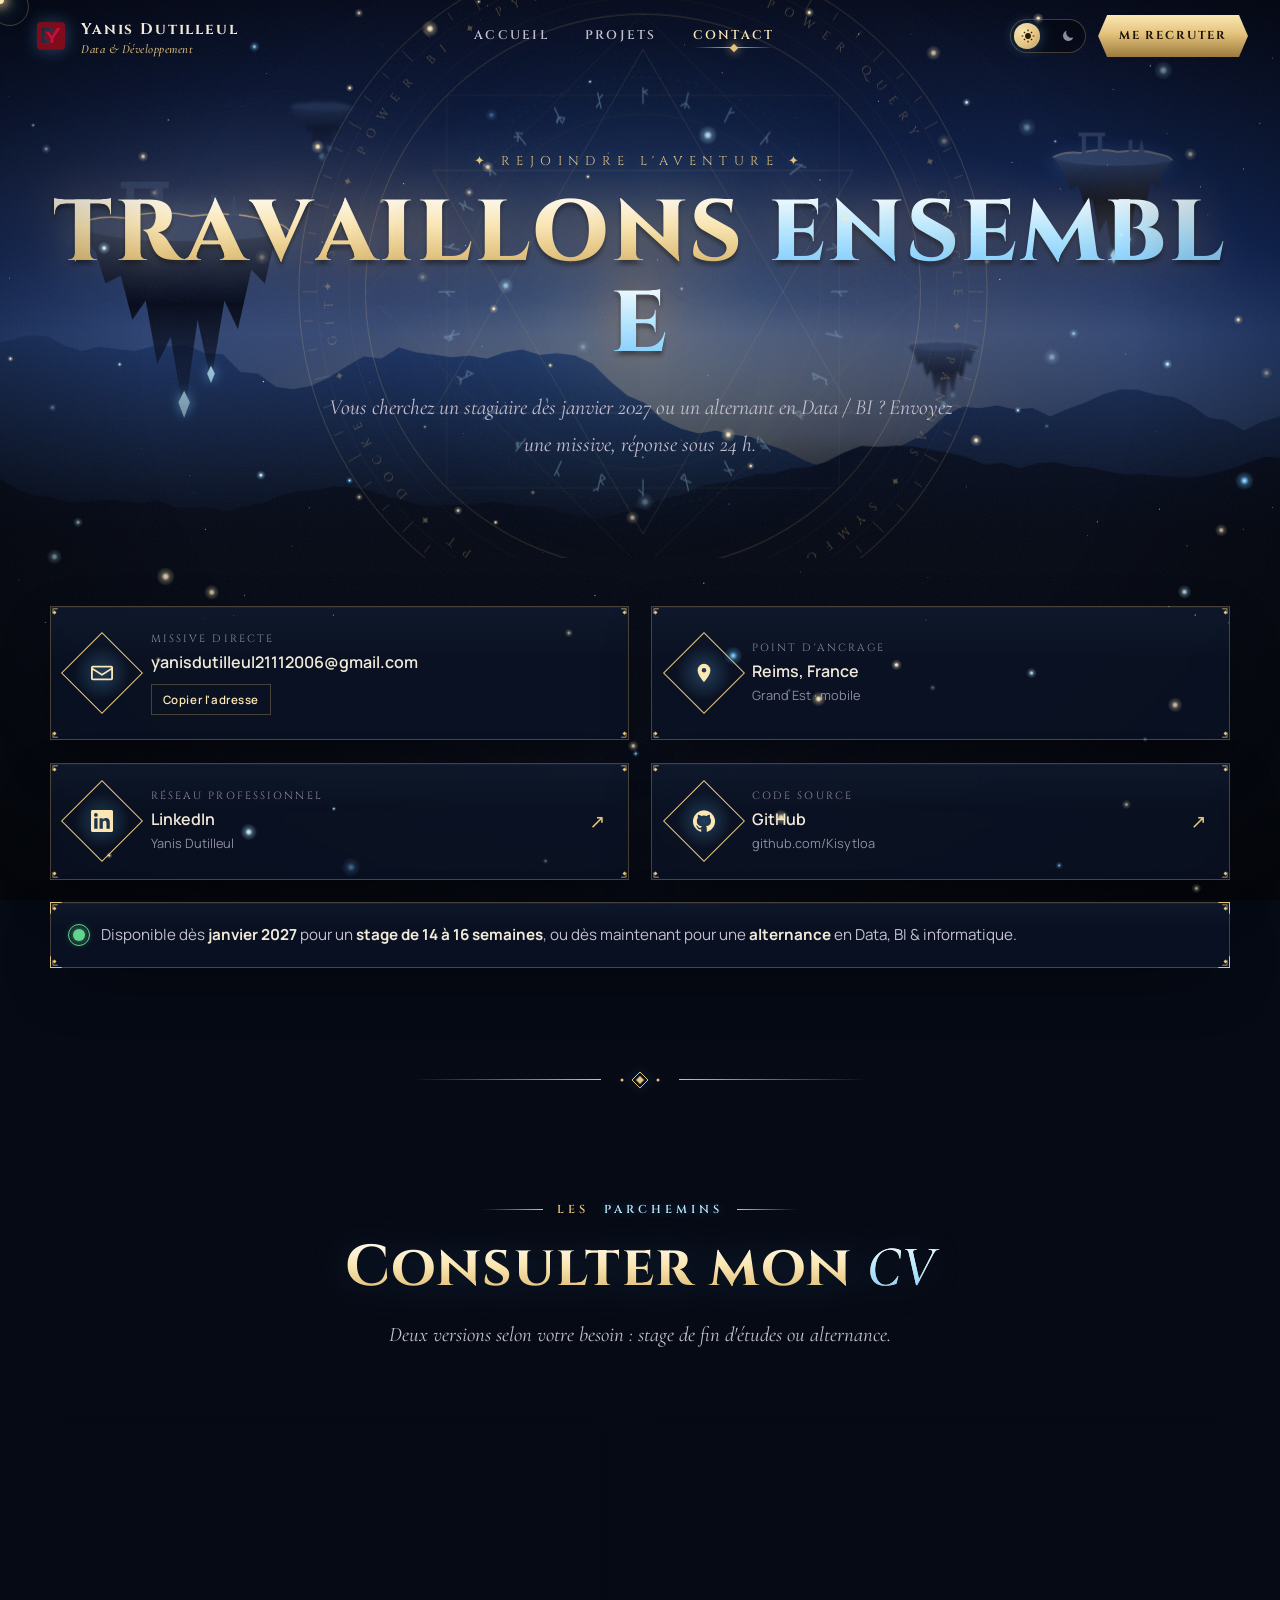
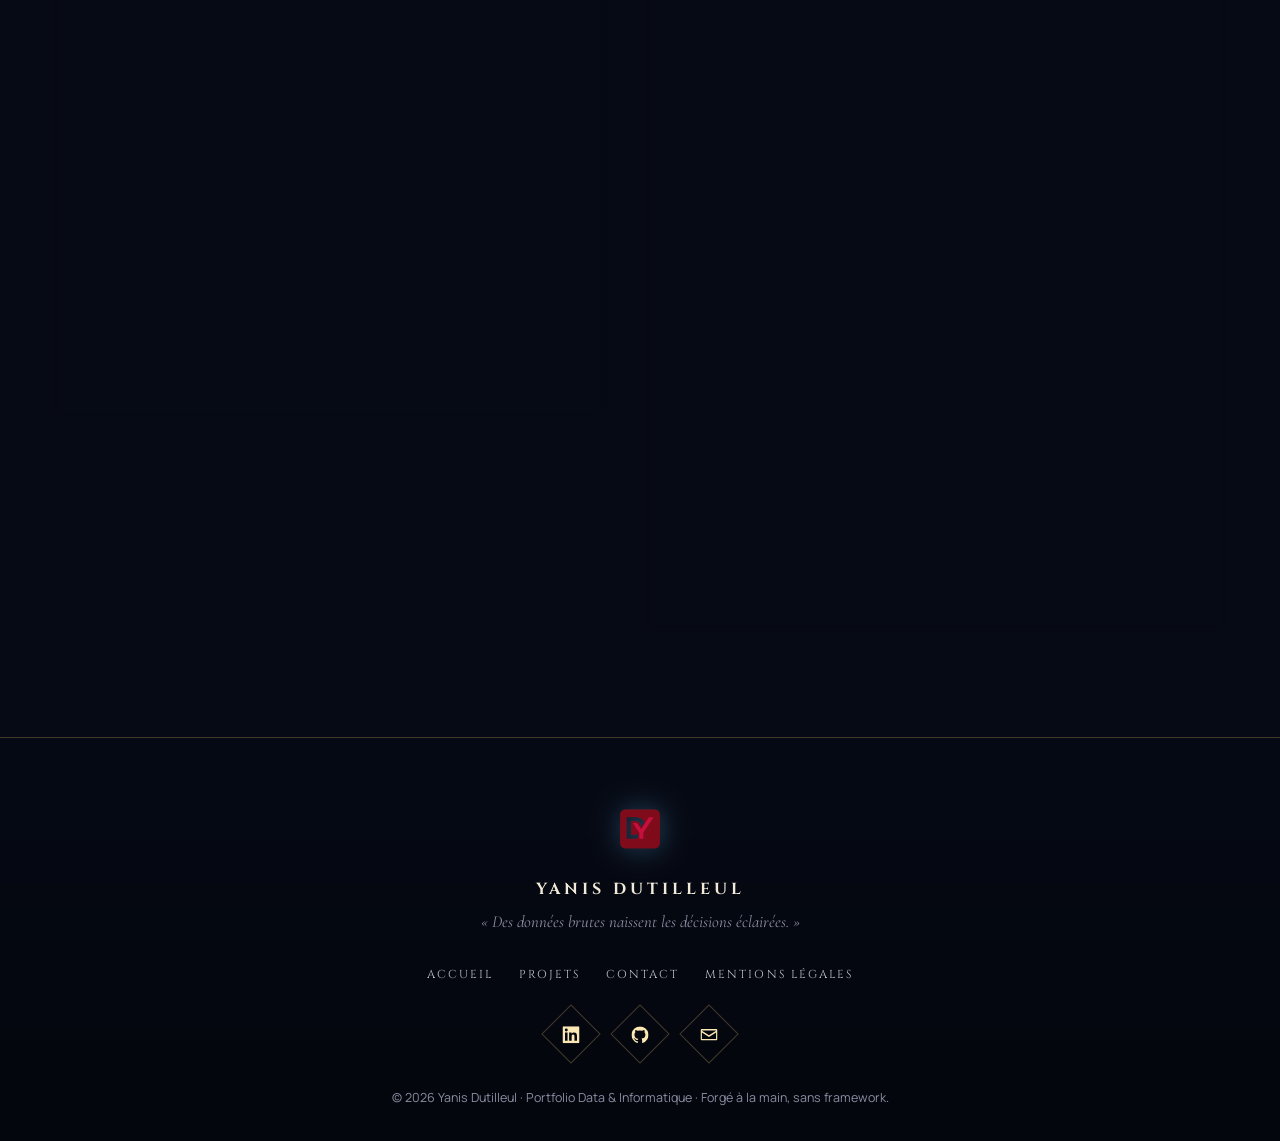
<file: contact.html>
<!DOCTYPE html>
<html lang="fr" class="no-js" data-page="contact">
<head>
  <meta charset="UTF-8" />
  <meta name="viewport" content="width=device-width, initial-scale=1.0, viewport-fit=cover" />
  <title>Yanis Dutilleul Contact · Stage &amp; Alternance</title>
  <meta name="description" content="Contactez Yanis Dutilleul, étudiant en 3e année de BUT Informatique (Data) à Reims. Disponible pour un stage dès janvier 2027 ou en alternance. CV téléchargeable." />
  <meta name="author" content="Yanis Dutilleul" />
  <meta name="theme-color" content="#060a15" />
  <meta property="og:type" content="website" />
  <meta property="og:locale" content="fr_FR" />
  <meta property="og:title" content="Yanis Dutilleul Contact · Stage &amp; Alternance" />
  <meta property="og:description" content="Contactez Yanis Dutilleul, étudiant en 3e année de BUT Informatique (Data) à Reims. Disponible pour un stage dès janvier 2027 ou en alternance. CV téléchargeable." />
  <meta property="og:image" content="logo-192.png" />
  <link rel="icon" type="image/png" href="logo-64.png" />
  <link rel="apple-touch-icon" href="logo-192.png" />
  <link rel="preconnect" href="https://fonts.googleapis.com" />
  <link rel="preconnect" href="https://fonts.gstatic.com" crossorigin />
  <link href="https://fonts.googleapis.com/css2?family=Cinzel:wght@400;500;600;700;800;900&amp;family=Cormorant+Garamond:ital,wght@0,500;1,400;1,500;1,600&amp;family=Manrope:wght@300;400;500;600;700;800&amp;display=swap" rel="stylesheet" />
  <link rel="stylesheet" href="style.css" />
  <script>
    /* Avant le premier rendu : faction mémorisée + intro (1 fois par session, accueil uniquement) */
    (function (h) {
      h.className = h.className.replace('no-js', 'js');
      try {
        if (localStorage.getItem('faction') === 'ombre') h.dataset.faction = 'ombre';
        if (h.dataset.page === 'home' && !sessionStorage.getItem('eveil') &&
            !matchMedia('(prefers-reduced-motion: reduce)').matches) h.classList.add('intro-on');
      } catch (e) {}
    })(document.documentElement);
  </script>
</head>
<body>
  <a class="skip-link" href="#main">Aller au contenu</a>
  <div id="scroll-progress" aria-hidden="true"></div>
  <canvas id="aether" aria-hidden="true"></canvas>

  <!-- ═══ NAVIGATION ═══ -->
  <header id="navbar">
    <a href="index.html" class="nav-logo" aria-label="Yanis Dutilleul — accueil">
      <img src="logo-64.png" alt="" width="38" height="38" />
      <span>Yanis Dutilleul<small>Data &amp; Développement</small></span>
    </a>
    <nav aria-label="Navigation principale">
      <ul class="nav-links">
        <li><a href="index.html">Accueil</a></li>
        <li><a href="projets.html">Projets</a></li>
        <li><a href="contact.html" class="active" aria-current="page">Contact</a></li>
      </ul>
    </nav>
    <div class="nav-right">
      <button class="faction-toggle" type="button" aria-label="Changer de faction : Lumière ou Ombre" aria-pressed="false" data-hover>
        <span class="ft-knob" aria-hidden="true"></span>
        <svg class="ft-sun" viewBox="0 0 24 24" aria-hidden="true"><path d="M12 7a5 5 0 1 0 0 10 5 5 0 0 0 0-10zM11 1h2v3h-2zm0 19h2v3h-2zM1 11h3v2H1zm19 0h3v2h-3zM4.2 5.6l1.4-1.4 2.1 2.1-1.4 1.4zm12.1 12.1 1.4-1.4 2.1 2.1-1.4 1.4zM4.2 18.4l2.1-2.1 1.4 1.4-2.1 2.1zM16.3 6.3l2.1-2.1 1.4 1.4-2.1 2.1z"/></svg>
        <svg class="ft-moon" viewBox="0 0 24 24" aria-hidden="true"><path d="M21 14.5A9 9 0 0 1 9.5 3a9 9 0 1 0 11.5 11.5z"/></svg>
      </button>
      <a class="btn btn-gold btn-sm nav-cta" href="contact.html">Me recruter</a>
      <button class="hamburger" id="hamburger" type="button" aria-label="Ouvrir le menu" aria-expanded="false" aria-controls="mobileNav">
        <span></span><span></span><span></span>
      </button>
    </div>
  </header>

  <nav class="mobile-nav" id="mobileNav" aria-label="Navigation mobile">
    <a href="index.html">Accueil</a>
    <a href="projets.html">Projets</a>
    <a href="contact.html" class="active" aria-current="page">Contact</a>
    <div class="mn-rune" aria-hidden="true"></div>
    <a href="mentions-legales.html" style="font-size:1rem">Mentions légales</a>
  </nav>

  <!-- ═══ EN-TÊTE ═══ -->
  <header class="page-hero">
    <div class="sky" data-sky aria-hidden="true"></div>
    <div class="hero-stage" data-depth=".1" aria-hidden="true">
      <div class="rune-circle" data-rune-circle></div>
    </div>
    <div>
      <p class="hero-over hero-fade" style="--t:.1s">✦ Rejoindre l'aventure ✦</p>
      <h1 class="page-title" aria-label="Travaillons ensemble"><span data-split data-split-reset>Travaillons</span> <span class="accent" data-split>ensemble</span></h1>
      <p class="page-desc hero-fade" style="--t:.7s">Vous cherchez un stagiaire dès janvier 2027 ou un alternant en Data / BI ? Envoyez une missive, réponse sous 24 h.</p>
    </div>
  </header>

  <main id="main" class="page">
    <section class="section" style="padding-top:3rem">
      <div class="container">
        <div class="contact-grid" data-stagger>
          <div class="frame portal reveal">
            <div class="portal-icon"><svg viewBox="0 0 24 24" aria-hidden="true"><path d="M2 4h20a2 2 0 0 1 2 2v12a2 2 0 0 1-2 2H2a2 2 0 0 1-2-2V6a2 2 0 0 1 2-2zm0 2v.5l10 6.25L22 6.5V6H2zm20 2.86-10 6.25L2 8.86V18h20V8.86z"/></svg></div>
            <div>
              <div class="portal-label">Missive directe</div>
              <a class="portal-val" href="mailto:yanisdutilleul21112006@gmail.com">yanisdutilleul21112006@gmail.com</a>
              <div><button class="copy-btn" type="button" data-copy="yanisdutilleul21112006@gmail.com">Copier l'adresse</button></div>
            </div>
          </div>
          <div class="frame portal reveal">
            <div class="portal-icon"><svg viewBox="0 0 24 24" aria-hidden="true"><path d="M12 2a7 7 0 0 0-7 7c0 5.25 7 13 7 13s7-7.75 7-13a7 7 0 0 0-7-7zm0 9.5A2.5 2.5 0 1 1 12 6.5a2.5 2.5 0 0 1 0 5z"/></svg></div>
            <div>
              <div class="portal-label">Point d'ancrage</div>
              <div class="portal-val">Reims, France</div>
              <div class="portal-sub">Grand Est · mobile</div>
            </div>
          </div>
          <a class="frame portal reveal" href="https://www.linkedin.com/in/yanis-dutilleul-544088357/" target="_blank" rel="noopener">
            <div class="portal-icon"><svg viewBox="0 0 24 24" aria-hidden="true"><path d="M20.45 20.45h-3.55v-5.57c0-1.33-.03-3.04-1.85-3.04-1.86 0-2.14 1.45-2.14 2.94v5.67H9.35V9h3.41v1.56h.05c.48-.9 1.64-1.85 3.37-1.85 3.6 0 4.27 2.37 4.27 5.46v6.28zM5.34 7.43a2.06 2.06 0 1 1 0-4.12 2.06 2.06 0 0 1 0 4.12zM7.12 20.45H3.56V9h3.56v11.45zM22.22 0H1.77C.79 0 0 .77 0 1.73v20.54C0 23.23.79 24 1.77 24h20.45c.98 0 1.78-.77 1.78-1.73V1.73C24 .77 23.2 0 22.22 0z"/></svg></div>
            <div>
              <div class="portal-label">Réseau professionnel</div>
              <div class="portal-val">LinkedIn</div>
              <div class="portal-sub">Yanis Dutilleul</div>
            </div>
            <span class="arrow" aria-hidden="true">↗</span>
          </a>
          <a class="frame portal reveal" href="https://github.com/Kisytloa" target="_blank" rel="noopener">
            <div class="portal-icon"><svg viewBox="0 0 24 24" aria-hidden="true"><path d="M12 .3a12 12 0 0 0-3.8 23.4c.6.1.8-.3.8-.6v-2c-3.3.7-4-1.6-4-1.6-.6-1.4-1.4-1.8-1.4-1.8-1-.7.1-.7.1-.7 1.2.1 1.8 1.2 1.8 1.2 1 1.8 2.8 1.3 3.5 1 .1-.8.4-1.3.7-1.6-2.7-.3-5.5-1.3-5.5-6 0-1.2.5-2.3 1.3-3.1-.2-.4-.6-1.6 0-3.2 0 0 1-.3 3.4 1.2a11.5 11.5 0 0 1 6 0c2.3-1.5 3.3-1.2 3.3-1.2.6 1.6.2 2.8.1 3.2.8.8 1.3 1.9 1.3 3.2 0 4.6-2.8 5.6-5.5 5.9.5.4.9 1 .9 2.2v3.3c0 .3.1.7.8.6A12 12 0 0 0 12 .3"/></svg></div>
            <div>
              <div class="portal-label">Code source</div>
              <div class="portal-val">GitHub</div>
              <div class="portal-sub">github.com/Kisytloa</div>
            </div>
            <span class="arrow" aria-hidden="true">↗</span>
          </a>
          <div class="frame dispo reveal">
            <span class="pulse" aria-hidden="true"></span>
            <span>Disponible dès <strong>janvier 2027</strong> pour un <strong>stage de 14 à 16 semaines</strong>, ou dès maintenant pour une <strong>alternance</strong> en Data, BI &amp; informatique.</span>
          </div>
        </div>
      </div>
    </section>

    <div class="divider" aria-hidden="true"><svg viewBox="0 0 46 18"><path d="M23 1l8 8-8 8-8-8z" fill="none" stroke="currentColor"/><path d="M23 5l4 4-4 4-4-4z" fill="currentColor"/><circle cx="5" cy="9" r="1.5" fill="currentColor"/><circle cx="41" cy="9" r="1.5" fill="currentColor"/></svg></div>

    <!-- ═══ PARCHEMINS (CV) ═══ -->
    <section class="section" id="cv">
      <div class="container">
        <div class="sec-head reveal">
          <p class="overline">Les <i>parchemins</i></p>
          <h2 class="title">Consulter mon <em>CV</em></h2>
          <p class="sec-sub">Deux versions selon votre besoin : stage de fin d'études ou alternance.</p>
        </div>
        <div class="cv-wrap">
          <div class="frame cv-info reveal reveal-l">
            <p>Parcours universitaire en Data, stage chez Econox Production, compétences techniques et projets : tout est réuni sur une page.</p>
            <div class="scrolls" role="group" aria-label="Version du CV">
              <button class="scroll-btn active" type="button" data-cv="stage" aria-pressed="true"><b>Version Stage</b><span>Dès janvier 2027</span></button>
              <button class="scroll-btn" type="button" data-cv="alternance" aria-pressed="false"><b>Version Alternance</b><span>Rythme alterné</span></button>
            </div>
            <dl class="attr-list cv-meta">
              <div class="attr"><dt>Format</dt><dd>PDF</dd></div>
              <div class="attr"><dt>Mise à jour</dt><dd>Octobre 2026</dd></div>
              <div class="attr"><dt>Profil visé</dt><dd class="hl" id="cvProfil">Stage Data / BI — janv. 2027</dd></div>
              <div class="attr"><dt id="cvExtraK">Durée</dt><dd id="cvExtraV">14 à 16 semaines</dd></div>
            </dl>
            <div class="cv-actions">
              <a class="btn btn-gold" id="cvDownload" data-cv-link href="CV_Yanis_Dutilleul_Stage.pdf" download="CV_Yanis_Dutilleul_Stage.pdf"><span class="lbl">Télécharger le CV Stage</span> <span class="arr" aria-hidden="true">↓</span></a>
              <a class="btn btn-ghost" data-cv-link href="CV_Yanis_Dutilleul_Stage.pdf" target="_blank" rel="noopener"><span class="bevel" aria-hidden="true"></span>Plein écran</a>
            </div>
          </div>
          <div class="frame cv-preview reveal reveal-r">
            <div class="cv-frame">
              <iframe id="cvIframe" src="CV_Yanis_Dutilleul_Stage.pdf#view=FitH&navpanes=0" title="CV Yanis Dutilleul — version Stage" loading="lazy"></iframe>
              <div class="cv-frame-overlay">
                <a class="link-rune" data-cv-link href="CV_Yanis_Dutilleul_Stage.pdf" target="_blank" rel="noopener"><svg viewBox="0 0 24 24" aria-hidden="true"><path d="M14 3h7v7h-2V6.41l-9.29 9.3-1.42-1.42L17.59 5H14V3zM5 5h5v2H5v12h12v-5h2v5a2 2 0 0 1-2 2H5a2 2 0 0 1-2-2V7a2 2 0 0 1 2-2z"/></svg>Ouvrir le document</a>
              </div>
            </div>
          </div>
        </div>
      </div>
    </section>
  </main>

  <!-- ═══ PIED DE PAGE ═══ -->
  <footer>
    <img class="foot-emblem" src="logo-192.png" alt="" width="54" height="54" loading="lazy" />
    <div class="foot-name">Yanis Dutilleul</div>
    <p class="foot-motto">« Des données brutes naissent les décisions éclairées. »</p>
    <nav class="foot-nav" aria-label="Liens de pied de page">
      <a href="index.html">Accueil</a>
      <a href="projets.html">Projets</a>
      <a href="contact.html">Contact</a>
      <a href="mentions-legales.html">Mentions légales</a>
    </nav>
    <div class="foot-social">
      <a href="https://www.linkedin.com/in/yanis-dutilleul-544088357/" target="_blank" rel="noopener" aria-label="LinkedIn"><svg viewBox="0 0 24 24" aria-hidden="true"><path d="M20.45 20.45h-3.55v-5.57c0-1.33-.03-3.04-1.85-3.04-1.86 0-2.14 1.45-2.14 2.94v5.67H9.35V9h3.41v1.56h.05c.48-.9 1.64-1.85 3.37-1.85 3.6 0 4.27 2.37 4.27 5.46v6.28zM5.34 7.43a2.06 2.06 0 1 1 0-4.12 2.06 2.06 0 0 1 0 4.12zM7.12 20.45H3.56V9h3.56v11.45zM22.22 0H1.77C.79 0 0 .77 0 1.73v20.54C0 23.23.79 24 1.77 24h20.45c.98 0 1.78-.77 1.78-1.73V1.73C24 .77 23.2 0 22.22 0z"/></svg></a>
      <a href="https://github.com/Kisytloa" target="_blank" rel="noopener" aria-label="GitHub"><svg viewBox="0 0 24 24" aria-hidden="true"><path d="M12 .3a12 12 0 0 0-3.8 23.4c.6.1.8-.3.8-.6v-2c-3.3.7-4-1.6-4-1.6-.6-1.4-1.4-1.8-1.4-1.8-1-.7.1-.7.1-.7 1.2.1 1.8 1.2 1.8 1.2 1 1.8 2.8 1.3 3.5 1 .1-.8.4-1.3.7-1.6-2.7-.3-5.5-1.3-5.5-6 0-1.2.5-2.3 1.3-3.1-.2-.4-.6-1.6 0-3.2 0 0 1-.3 3.4 1.2a11.5 11.5 0 0 1 6 0c2.3-1.5 3.3-1.2 3.3-1.2.6 1.6.2 2.8.1 3.2.8.8 1.3 1.9 1.3 3.2 0 4.6-2.8 5.6-5.5 5.9.5.4.9 1 .9 2.2v3.3c0 .3.1.7.8.6A12 12 0 0 0 12 .3"/></svg></a>
      <a href="mailto:yanisdutilleul21112006@gmail.com" aria-label="E-mail"><svg viewBox="0 0 24 24" aria-hidden="true"><path d="M2 4h20a2 2 0 0 1 2 2v12a2 2 0 0 1-2 2H2a2 2 0 0 1-2-2V6a2 2 0 0 1 2-2zm0 2v.5l10 6.25L22 6.5V6H2zm20 2.86-10 6.25L2 8.86V18h20V8.86z"/></svg></a>
    </div>
    <p class="foot-copy">© <span data-year>2026</span> Yanis Dutilleul · Portfolio Data &amp; Informatique · Forgé à la main, sans framework.</p>
  </footer>

  <script src="script.js"></script>
</body>
</html>
</file>
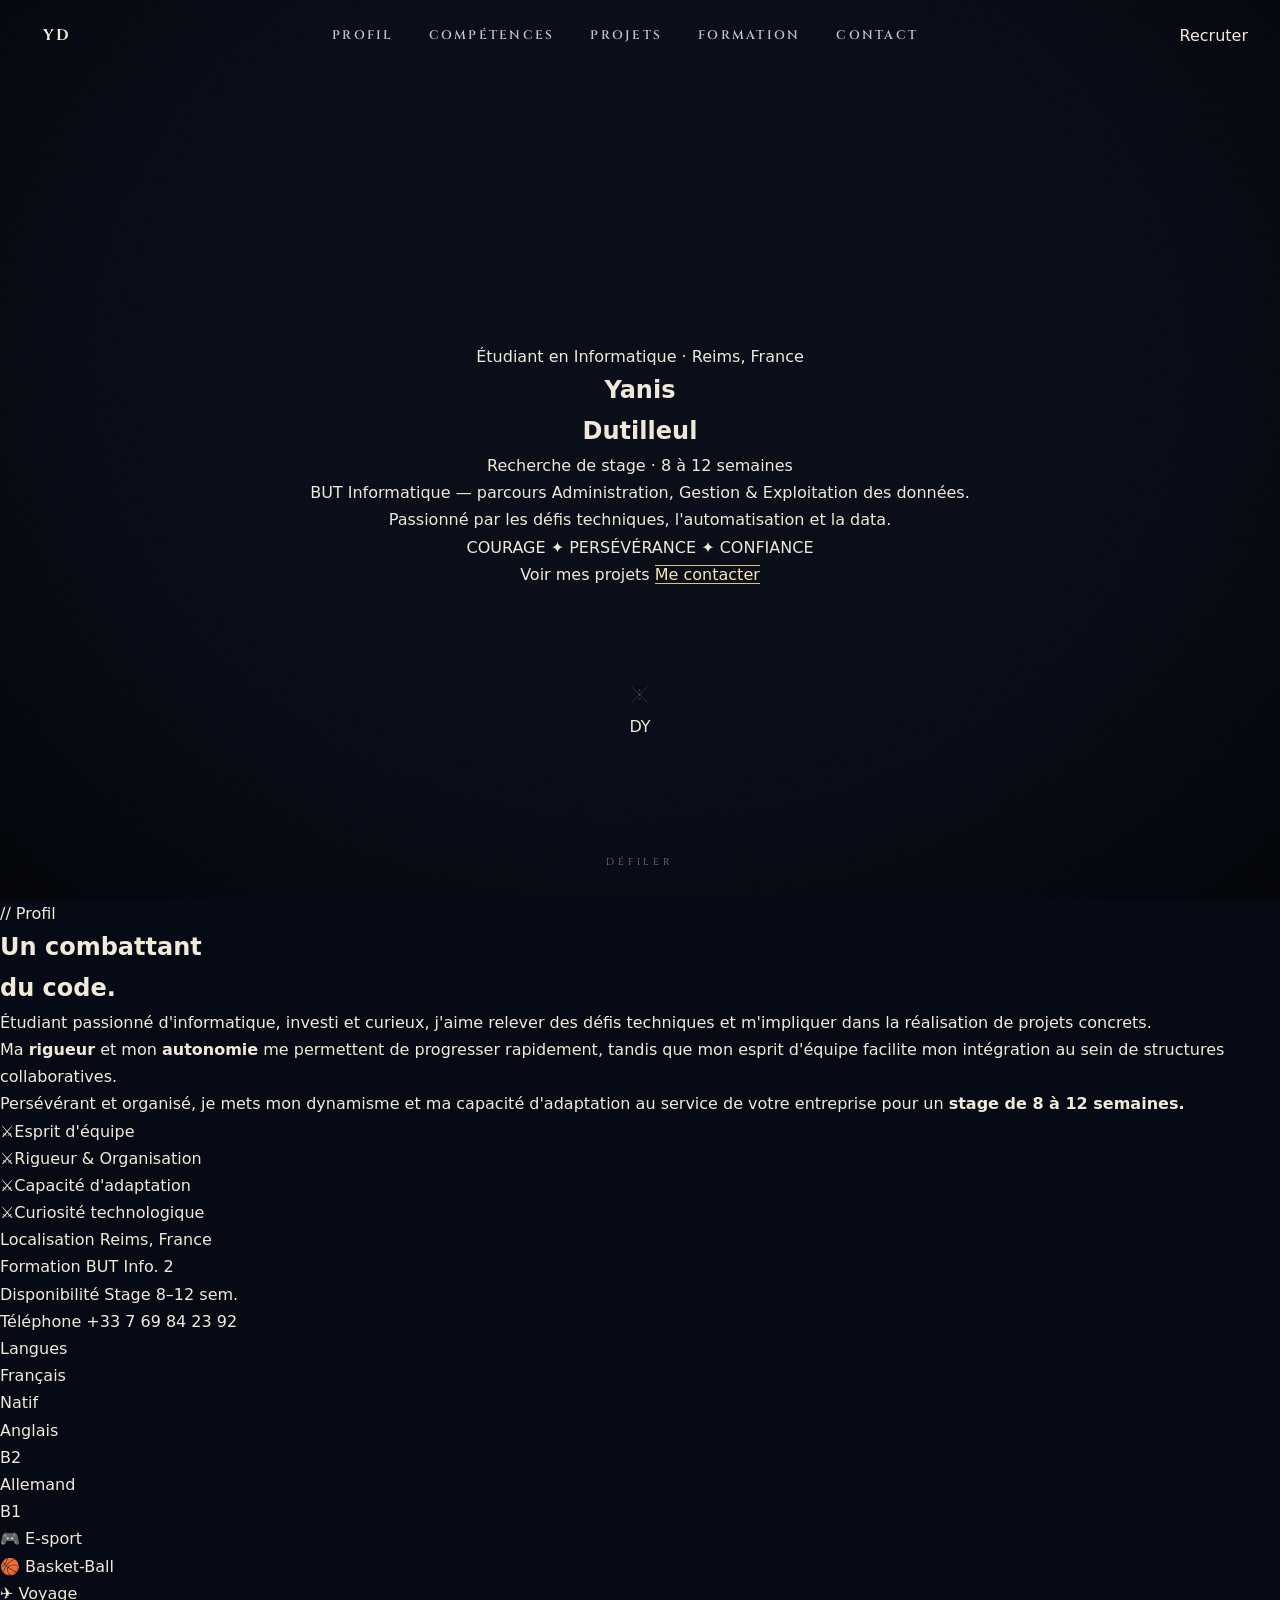
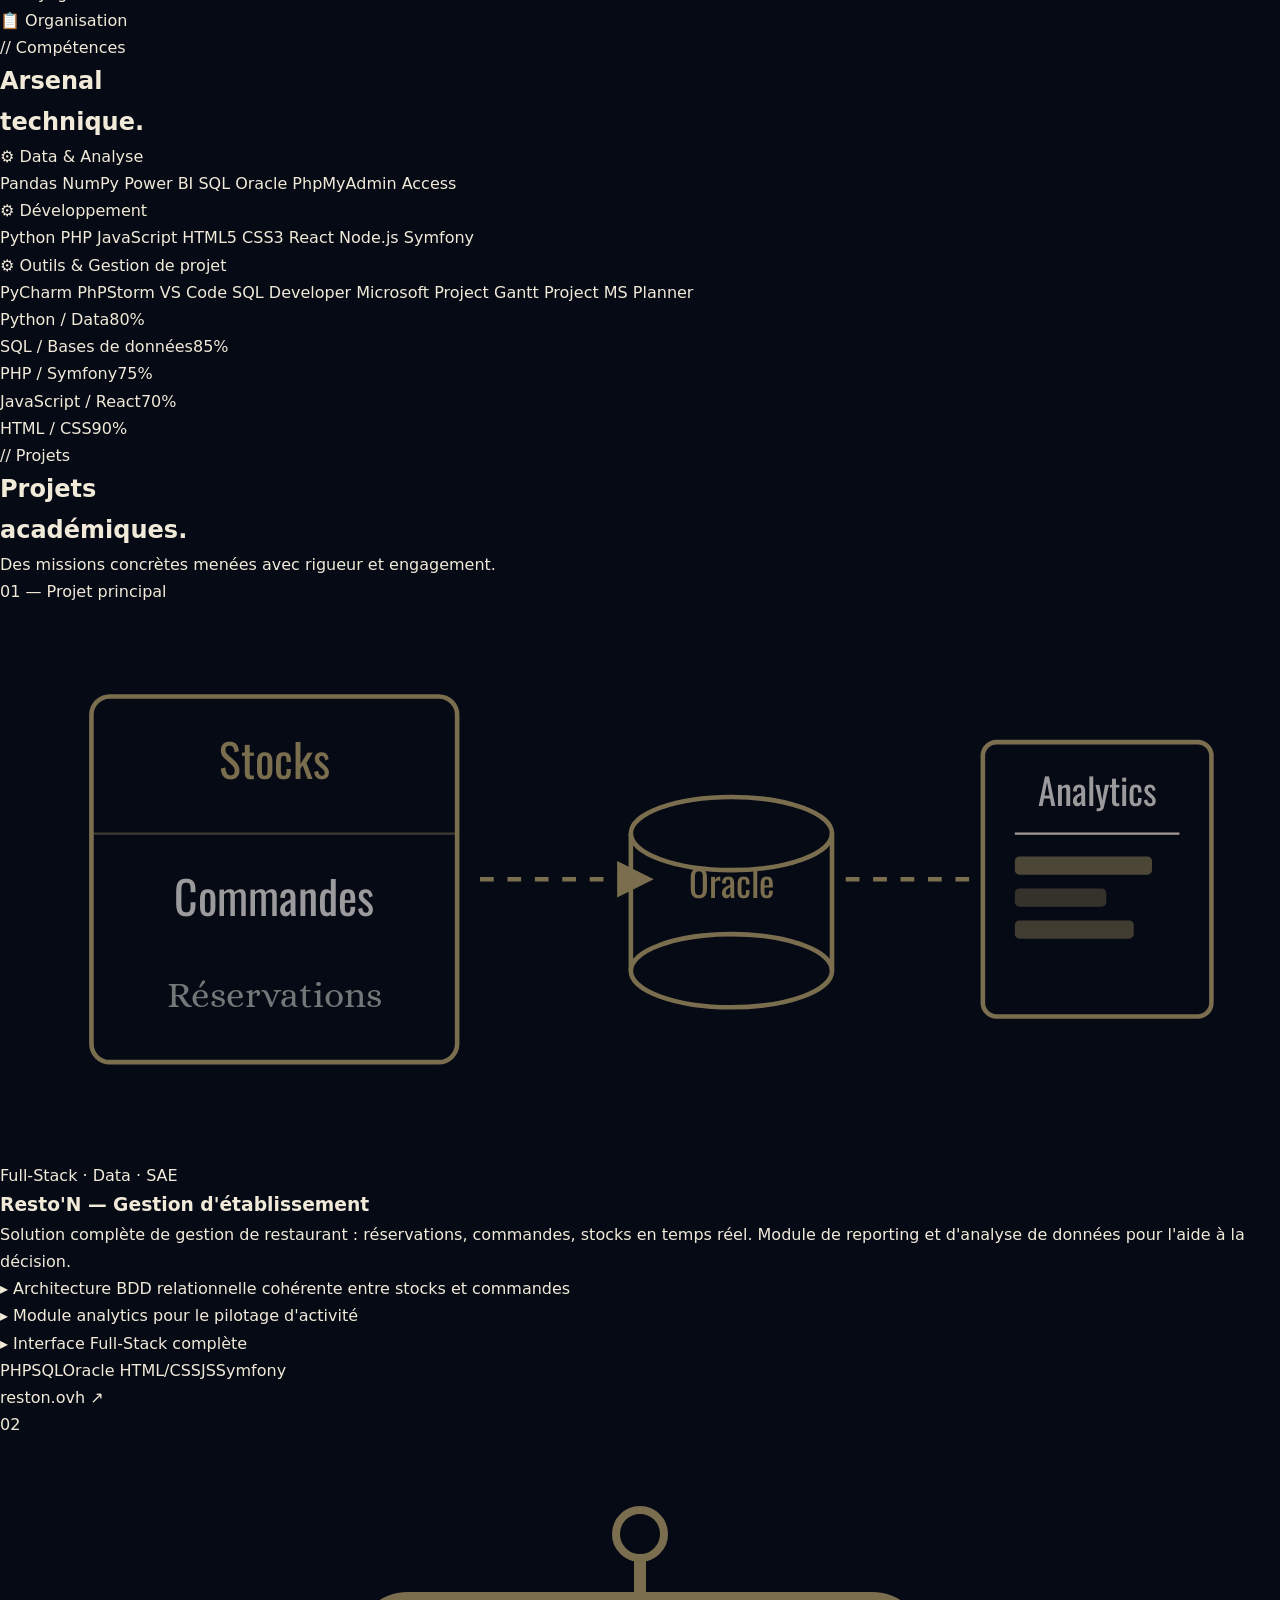
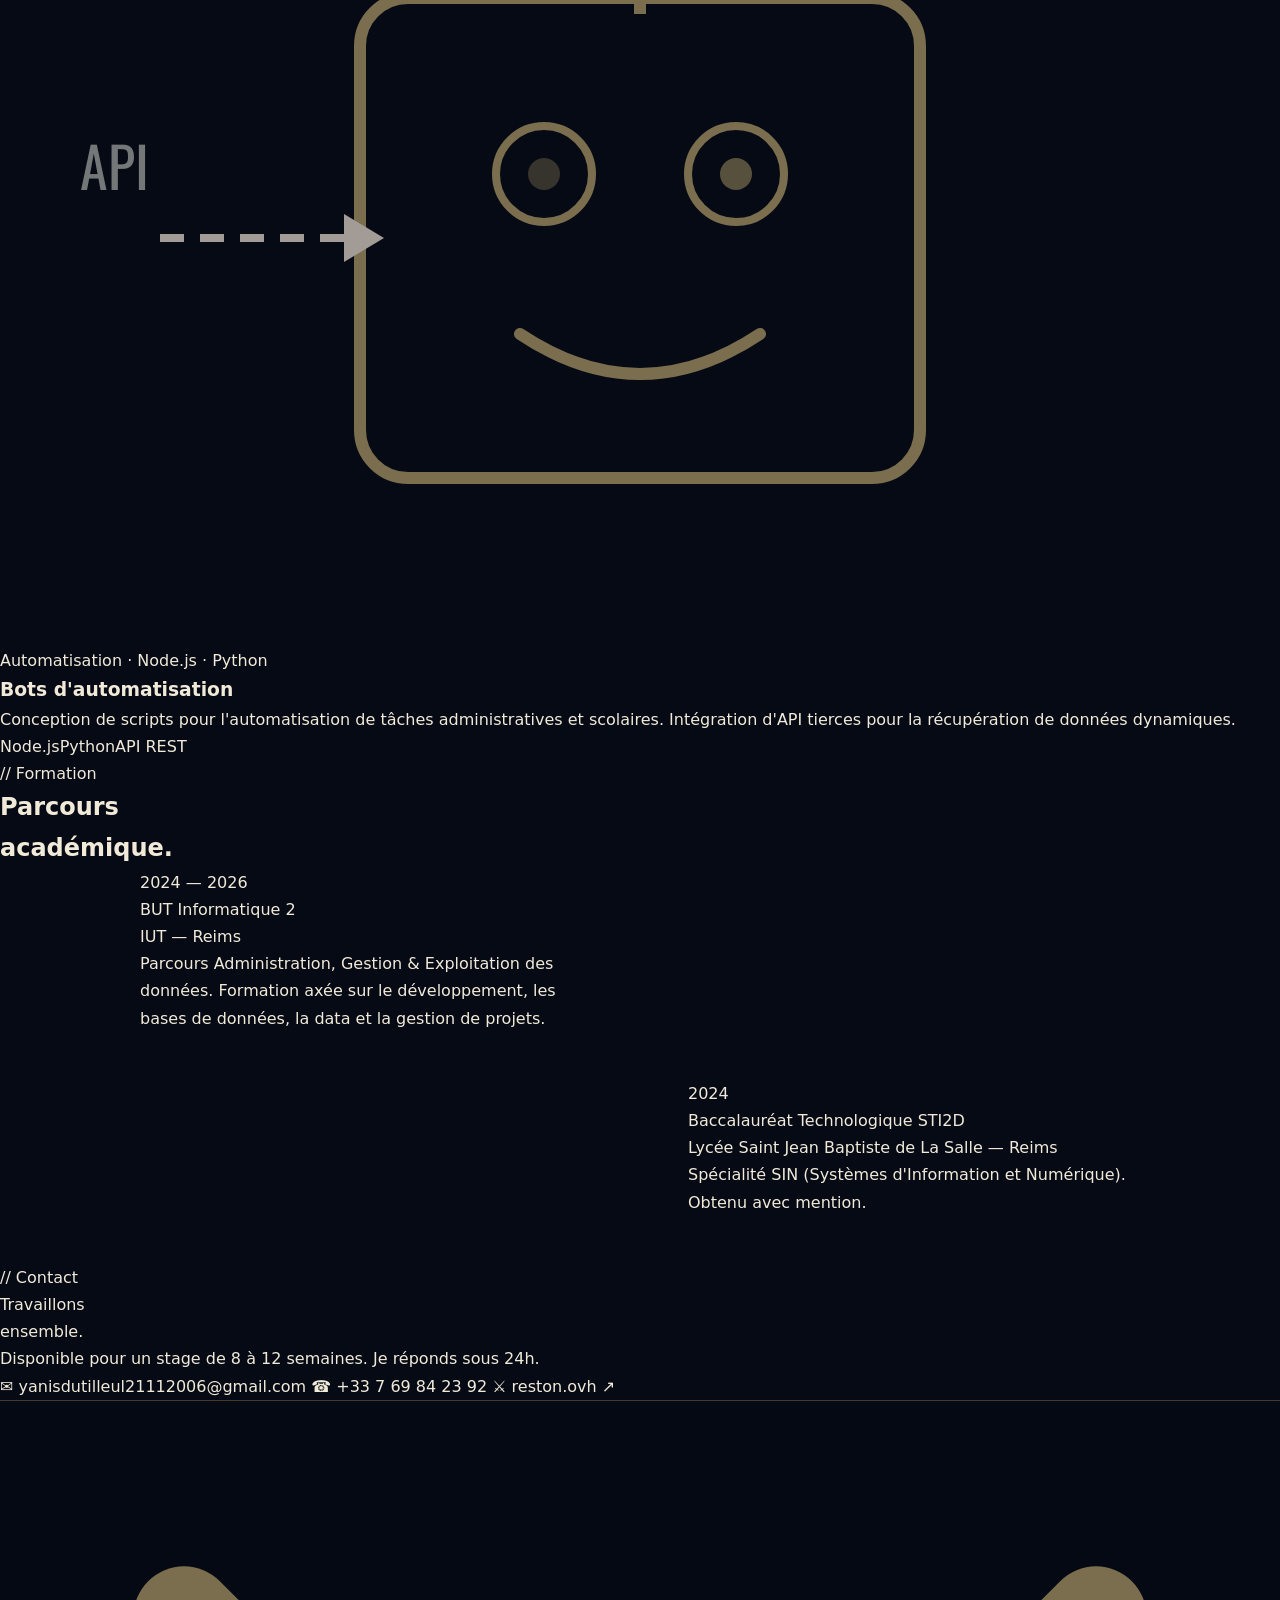
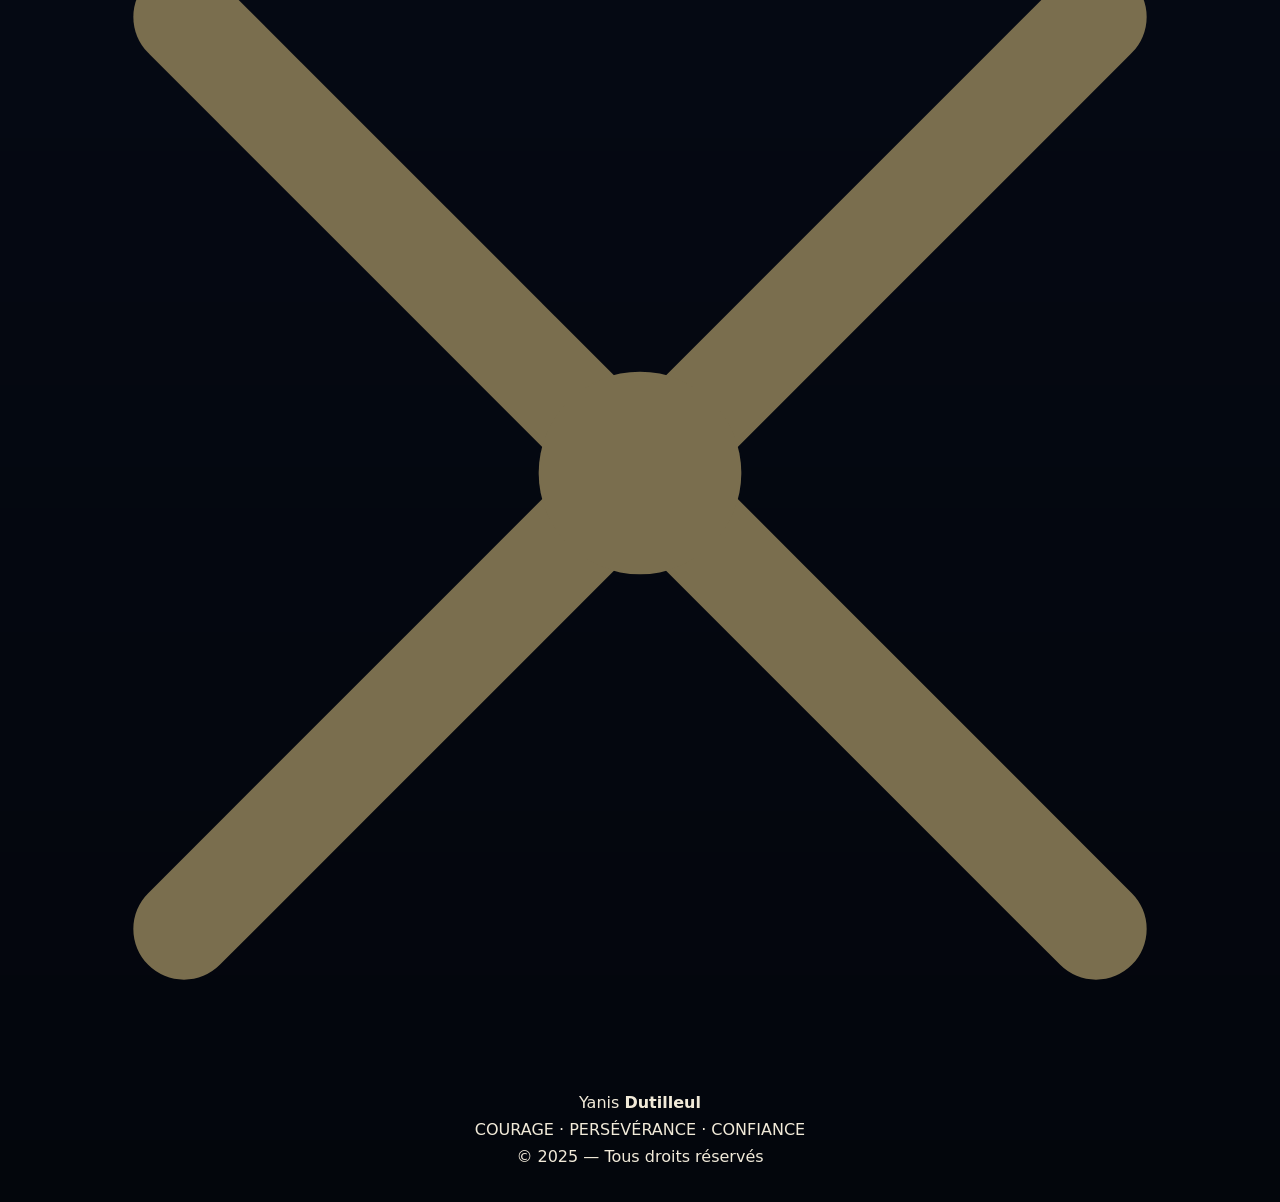
<file: index(1).html>
<!DOCTYPE html>
<html lang="fr">
<head>
  <meta charset="UTF-8" />
  <meta name="viewport" content="width=device-width, initial-scale=1.0" />
  <title>Yanis Dutilleul — Portfolio</title>
  <link rel="preconnect" href="https://fonts.googleapis.com" />
  <link href="https://fonts.googleapis.com/css2?family=Oswald:wght@300;400;500;600;700&family=Alice&family=Cinzel:wght@400;600;700&display=swap" rel="stylesheet" />
  <link rel="stylesheet" href="style.css" />
</head>
<body>

  <div id="cursor"></div>
  <div id="cursor-ring"></div>

  <!-- ══ MOBILE NAV ══ -->
  <div class="mobile-nav" id="mobileNav">
    <button class="mobile-close" id="mobileClose">✕</button>
    <a href="#about">Profil</a>
    <a href="#skills">Compétences</a>
    <a href="#projects">Projets</a>
    <a href="#formation">Formation</a>
    <a href="#contact">Contact</a>
  </div>

  <!-- ══ NAV ══ -->
  <nav id="navbar">
    <div class="nav-logo">
      <!-- SVG épées croisées simplifié -->
      <svg class="logo-swords" viewBox="0 0 40 40" fill="none" xmlns="http://www.w3.org/2000/svg">
        <line x1="6" y1="34" x2="34" y2="6" stroke="#7A6E4E" stroke-width="2.5" stroke-linecap="round"/>
        <line x1="34" y1="34" x2="6" y2="6" stroke="#7A6E4E" stroke-width="2.5" stroke-linecap="round"/>
        <polygon points="3,37 8,32 6,34" fill="#7A6E4E"/>
        <polygon points="37,3 32,8 34,6" fill="#7A6E4E"/>
        <polygon points="37,37 32,32 34,34" fill="#7A6E4E"/>
        <polygon points="3,3 8,8 6,6" fill="#7A6E4E"/>
        <circle cx="20" cy="20" r="3" fill="#2B2B2B" stroke="#7A6E4E" stroke-width="1.5"/>
      </svg>
      <span>YD</span>
    </div>
    <ul class="nav-links">
      <li><a href="#about">Profil</a></li>
      <li><a href="#skills">Compétences</a></li>
      <li><a href="#projects">Projets</a></li>
      <li><a href="#formation">Formation</a></li>
      <li><a href="#contact">Contact</a></li>
    </ul>
    <a href="mailto:yanisdutilleul21112006@gmail.com" class="nav-cta">Recruter</a>
    <div class="hamburger" id="hamburger">
      <span></span><span></span><span></span>
    </div>
  </nav>

  <!-- ══════════════════ HERO ══════════════════ -->
  <section id="hero">
    <div class="hero-bg"></div>
    <div class="hero-diagonal"></div>

    <div class="hero-content">
      <div class="hero-eyebrow">
        <span class="eyebrow-line"></span>
        Étudiant en Informatique · Reims, France
        <span class="eyebrow-line"></span>
      </div>
      <h1>
        <div class="h1-line"><span class="h1-first">Yanis</span></div>
        <div class="h1-line"><span class="h1-last">Dutilleul</span></div>
      </h1>
      <p class="hero-sub">Recherche de stage · 8 à 12 semaines</p>
      <p class="hero-desc">
        BUT Informatique — parcours Administration, Gestion &amp; Exploitation des données.<br>
        Passionné par les défis techniques, l'automatisation et la data.
      </p>
      <div class="hero-values">
        <span>COURAGE</span>
        <span class="sep">✦</span>
        <span>PERSÉVÉRANCE</span>
        <span class="sep">✦</span>
        <span>CONFIANCE</span>
      </div>
      <div class="hero-btns">
        <a href="#projects" class="btn-primary">Voir mes projets</a>
        <a href="#contact" class="btn-ghost">Me contacter</a>
      </div>
    </div>

    <div class="hero-emblem">
      <svg viewBox="0 0 200 200" fill="none" xmlns="http://www.w3.org/2000/svg">
        <!-- Cercle extérieur -->
        <circle cx="100" cy="100" r="95" stroke="#7A6E4E" stroke-width="1" stroke-dasharray="4 6" opacity="0.4">
          <animateTransform attributeName="transform" type="rotate" from="0 100 100" to="360 100 100" dur="40s" repeatCount="indefinite"/>
        </circle>
        <circle cx="100" cy="100" r="80" stroke="#7A6E4E" stroke-width="0.5" opacity="0.2"/>
        <!-- Épées croisées grandes -->
        <line x1="30" y1="170" x2="170" y2="30" stroke="#7A6E4E" stroke-width="3" stroke-linecap="round"/>
        <line x1="170" y1="170" x2="30" y2="30" stroke="#7A6E4E" stroke-width="3" stroke-linecap="round"/>
        <!-- Gardes -->
        <rect x="90" y="58" width="20" height="5" rx="2" fill="#7A6E4E" transform="rotate(45 100 60)"/>
        <rect x="90" y="137" width="20" height="5" rx="2" fill="#7A6E4E" transform="rotate(-45 100 140)"/>
        <!-- Centre -->
        <circle cx="100" cy="100" r="10" fill="#2B2B2B" stroke="#7A6E4E" stroke-width="1.5"/>
        <circle cx="100" cy="100" r="4" fill="#7A6E4E">
          <animate attributeName="r" values="4;5.5;4" dur="3s" repeatCount="indefinite"/>
          <animate attributeName="opacity" values="1;0.6;1" dur="3s" repeatCount="indefinite"/>
        </circle>
        <!-- Coins décoratifs -->
        <path d="M20 20 L35 20 L20 35" stroke="#7A6E4E" stroke-width="1" fill="none" opacity="0.5"/>
        <path d="M180 20 L165 20 L180 35" stroke="#7A6E4E" stroke-width="1" fill="none" opacity="0.5"/>
        <path d="M20 180 L35 180 L20 165" stroke="#7A6E4E" stroke-width="1" fill="none" opacity="0.5"/>
        <path d="M180 180 L165 180 L180 165" stroke="#7A6E4E" stroke-width="1" fill="none" opacity="0.5"/>
      </svg>
      <div class="emblem-initials">DY</div>
    </div>

    <div class="scroll-hint">
      <div class="scroll-line"></div>
      <span>Défiler</span>
    </div>
  </section>

  <!-- ══════════════════ ABOUT ══════════════════ -->
  <section id="about">
    <div class="section-header">
      <div class="section-label">// Profil</div>
      <h2 class="reveal">Un combattant<br><em>du code.</em></h2>
    </div>
    <div class="about-grid">
      <div class="about-text reveal">
        <p>
          Étudiant passionné d'informatique, investi et curieux, j'aime relever des défis techniques et m'impliquer dans la réalisation de projets concrets.
        </p>
        <p>
          Ma <strong>rigueur</strong> et mon <strong>autonomie</strong> me permettent de progresser rapidement, tandis que mon esprit d'équipe facilite mon intégration au sein de structures collaboratives.
        </p>
        <p>
          Persévérant et organisé, je mets mon dynamisme et ma capacité d'adaptation au service de votre entreprise pour un <strong class="gold">stage de 8 à 12 semaines.</strong>
        </p>

        <div class="soft-skills">
          <div class="soft-skill"><span class="ss-icon">⚔</span>Esprit d'équipe</div>
          <div class="soft-skill"><span class="ss-icon">⚔</span>Rigueur &amp; Organisation</div>
          <div class="soft-skill"><span class="ss-icon">⚔</span>Capacité d'adaptation</div>
          <div class="soft-skill"><span class="ss-icon">⚔</span>Curiosité technologique</div>
        </div>
      </div>

      <div class="about-info reveal">
        <div class="info-card">
          <div class="info-row">
            <span class="info-label">Localisation</span>
            <span class="info-val">Reims, France</span>
          </div>
          <div class="info-row">
            <span class="info-label">Formation</span>
            <span class="info-val">BUT Info. 2</span>
          </div>
          <div class="info-row">
            <span class="info-label">Disponibilité</span>
            <span class="info-val gold">Stage 8–12 sem.</span>
          </div>
          <div class="info-row">
            <span class="info-label">Téléphone</span>
            <span class="info-val">+33 7 69 84 23 92</span>
          </div>
        </div>

        <div class="langs-block">
          <div class="lang-title">Langues</div>
          <div class="lang-item">
            <span class="lang-name">Français</span>
            <div class="lang-bar"><div class="lang-fill" data-w="100"></div></div>
            <span class="lang-level">Natif</span>
          </div>
          <div class="lang-item">
            <span class="lang-name">Anglais</span>
            <div class="lang-bar"><div class="lang-fill" data-w="70"></div></div>
            <span class="lang-level">B2</span>
          </div>
          <div class="lang-item">
            <span class="lang-name">Allemand</span>
            <div class="lang-bar"><div class="lang-fill" data-w="50"></div></div>
            <span class="lang-level">B1</span>
          </div>
        </div>

        <div class="interests-block">
          <div class="interest-tag">🎮 E-sport</div>
          <div class="interest-tag">🏀 Basket-Ball</div>
          <div class="interest-tag">✈️ Voyage</div>
          <div class="interest-tag">📋 Organisation</div>
        </div>
      </div>
    </div>
  </section>

  <!-- ══════════════════ SKILLS ══════════════════ -->
  <section id="skills">
    <div class="section-label">// Compétences</div>
    <h2 class="reveal">Arsenal<br><em>technique.</em></h2>

    <div class="skills-categories">

      <div class="skill-cat reveal">
        <div class="skill-cat-title">
          <span class="cat-icon">⚙</span> Data & Analyse
        </div>
        <div class="skill-tags">
          <span class="stag">Pandas</span>
          <span class="stag">NumPy</span>
          <span class="stag">Power BI</span>
          <span class="stag">SQL</span>
          <span class="stag">Oracle</span>
          <span class="stag">PhpMyAdmin</span>
          <span class="stag">Access</span>
        </div>
      </div>

      <div class="skill-cat reveal">
        <div class="skill-cat-title">
          <span class="cat-icon">⚙</span> Développement
        </div>
        <div class="skill-tags">
          <span class="stag">Python</span>
          <span class="stag">PHP</span>
          <span class="stag">JavaScript</span>
          <span class="stag">HTML5</span>
          <span class="stag">CSS3</span>
          <span class="stag">React</span>
          <span class="stag">Node.js</span>
          <span class="stag">Symfony</span>
        </div>
      </div>

      <div class="skill-cat reveal">
        <div class="skill-cat-title">
          <span class="cat-icon">⚙</span> Outils & Gestion de projet
        </div>
        <div class="skill-tags">
          <span class="stag">PyCharm</span>
          <span class="stag">PhPStorm</span>
          <span class="stag">VS Code</span>
          <span class="stag">SQL Developer</span>
          <span class="stag">Microsoft Project</span>
          <span class="stag">Gantt Project</span>
          <span class="stag">MS Planner</span>
        </div>
      </div>

    </div>

    <!-- Jauge des compétences principales -->
    <div class="skills-bars reveal">
      <div class="sbar-item">
        <div class="sbar-header"><span>Python / Data</span><span class="sbar-pct">80%</span></div>
        <div class="sbar-track"><div class="sbar-fill" data-w="80"></div></div>
      </div>
      <div class="sbar-item">
        <div class="sbar-header"><span>SQL / Bases de données</span><span class="sbar-pct">85%</span></div>
        <div class="sbar-track"><div class="sbar-fill" data-w="85"></div></div>
      </div>
      <div class="sbar-item">
        <div class="sbar-header"><span>PHP / Symfony</span><span class="sbar-pct">75%</span></div>
        <div class="sbar-track"><div class="sbar-fill" data-w="75"></div></div>
      </div>
      <div class="sbar-item">
        <div class="sbar-header"><span>JavaScript / React</span><span class="sbar-pct">70%</span></div>
        <div class="sbar-track"><div class="sbar-fill" data-w="70"></div></div>
      </div>
      <div class="sbar-item">
        <div class="sbar-header"><span>HTML / CSS</span><span class="sbar-pct">90%</span></div>
        <div class="sbar-track"><div class="sbar-fill" data-w="90"></div></div>
      </div>
    </div>
  </section>

  <!-- ══════════════════ PROJECTS ══════════════════ -->
  <section id="projects">
    <div class="section-label">// Projets</div>
    <h2 class="reveal">Projets<br><em>académiques.</em></h2>
    <p class="section-sub reveal">Des missions concrètes menées avec rigueur et engagement.</p>

    <div class="projects-grid">

      <!-- Projet 1 — Featured -->
      <div class="pcard featured reveal">
        <div class="pcard-num">01 — Projet principal</div>
        <div class="pcard-visual">
          <div class="pcard-visual-inner">
            <svg viewBox="0 0 280 120" fill="none">
              <!-- Icône restaurant stylisée -->
              <rect x="20" y="20" width="80" height="80" rx="4" stroke="#7A6E4E" stroke-width="1" fill="none"/>
              <line x1="20" y1="50" x2="100" y2="50" stroke="#7A6E4E" stroke-width="0.5" opacity="0.5"/>
              <text x="60" y="38" text-anchor="middle" font-family="Oswald" font-size="10" fill="#7A6E4E">Stocks</text>
              <text x="60" y="68" text-anchor="middle" font-family="Oswald" font-size="10" fill="#9B9A9C">Commandes</text>
              <text x="60" y="88" text-anchor="middle" font-family="Alice" font-size="8" fill="#737778">Réservations</text>
              <!-- Flèche connexion DB -->
              <line x1="105" y1="60" x2="135" y2="60" stroke="#7A6E4E" stroke-width="1" stroke-dasharray="3 3"/>
              <polygon points="135,56 143,60 135,64" fill="#7A6E4E"/>
              <!-- DB -->
              <ellipse cx="160" cy="50" rx="22" ry="8" stroke="#7A6E4E" stroke-width="1" fill="none"/>
              <line x1="138" y1="50" x2="138" y2="80" stroke="#7A6E4E" stroke-width="1"/>
              <line x1="182" y1="50" x2="182" y2="80" stroke="#7A6E4E" stroke-width="1"/>
              <ellipse cx="160" cy="80" rx="22" ry="8" stroke="#7A6E4E" stroke-width="1" fill="none"/>
              <text x="160" y="64" text-anchor="middle" font-family="Oswald" font-size="8" fill="#7A6E4E">Oracle</text>
              <!-- Reporting -->
              <line x1="185" y1="60" x2="215" y2="60" stroke="#7A6E4E" stroke-width="1" stroke-dasharray="3 3"/>
              <rect x="215" y="30" width="50" height="60" rx="3" stroke="#7A6E4E" stroke-width="1" fill="none"/>
              <line x1="222" y1="50" x2="258" y2="50" stroke="#A39B96" stroke-width="0.5"/>
              <rect x="222" y="55" width="30" height="4" fill="#7A6E4E" opacity="0.6" rx="1"/>
              <rect x="222" y="62" width="20" height="4" fill="#7A6E4E" opacity="0.4" rx="1"/>
              <rect x="222" y="69" width="26" height="4" fill="#7A6E4E" opacity="0.5" rx="1"/>
              <text x="240" y="44" text-anchor="middle" font-family="Oswald" font-size="8" fill="#9B9A9C">Analytics</text>
            </svg>
          </div>
        </div>
        <div class="pcard-tag">Full-Stack · Data · SAE</div>
        <h3>Resto'N — Gestion d'établissement</h3>
        <p>Solution complète de gestion de restaurant : réservations, commandes, stocks en temps réel. Module de reporting et d'analyse de données pour l'aide à la décision.</p>
        <div class="pcard-details">
          <div class="pcard-detail">
            <span class="detail-icon">▸</span> Architecture BDD relationnelle cohérente entre stocks et commandes
          </div>
          <div class="pcard-detail">
            <span class="detail-icon">▸</span> Module analytics pour le pilotage d'activité
          </div>
          <div class="pcard-detail">
            <span class="detail-icon">▸</span> Interface Full-Stack complète
          </div>
        </div>
        <div class="pcard-stack">
          <span class="stk">PHP</span><span class="stk">SQL</span><span class="stk">Oracle</span>
          <span class="stk">HTML/CSS</span><span class="stk">JS</span><span class="stk">Symfony</span>
        </div>
        <a href="http://reston.ovh" target="_blank" class="pcard-link">reston.ovh ↗</a>
      </div>

      <!-- Projet 2 -->
      <div class="pcard reveal">
        <div class="pcard-num">02</div>
        <div class="pcard-visual">
          <div class="pcard-visual-inner">
            <svg viewBox="0 0 160 100" fill="none">
              <!-- Bot icon -->
              <rect x="45" y="20" width="70" height="60" rx="6" stroke="#7A6E4E" stroke-width="1.5" fill="none"/>
              <circle cx="68" cy="42" r="6" stroke="#7A6E4E" stroke-width="1"/>
              <circle cx="92" cy="42" r="6" stroke="#7A6E4E" stroke-width="1"/>
              <circle cx="68" cy="42" r="2" fill="#7A6E4E"><animate attributeName="opacity" values="1;0.3;1" dur="1.5s" repeatCount="indefinite"/></circle>
              <circle cx="92" cy="42" r="2" fill="#7A6E4E"><animate attributeName="opacity" values="1;0.3;1" dur="1.5s" begin="0.3s" repeatCount="indefinite"/></circle>
              <path d="M65 62 Q80 72 95 62" stroke="#7A6E4E" stroke-width="1.5" fill="none" stroke-linecap="round"/>
              <line x1="80" y1="15" x2="80" y2="22" stroke="#7A6E4E" stroke-width="1.5"/>
              <circle cx="80" cy="12" r="3" stroke="#7A6E4E" stroke-width="1" fill="none"/>
              <!-- API arrows -->
              <line x1="20" y1="50" x2="43" y2="50" stroke="#A39B96" stroke-width="1" stroke-dasharray="3 2"/>
              <polygon points="43,47 48,50 43,53" fill="#A39B96"/>
              <text x="10" y="44" font-family="Oswald" font-size="7" fill="#737778">API</text>
            </svg>
          </div>
        </div>
        <div class="pcard-tag">Automatisation · Node.js · Python</div>
        <h3>Bots d'automatisation</h3>
        <p>Conception de scripts pour l'automatisation de tâches administratives et scolaires. Intégration d'API tierces pour la récupération de données dynamiques.</p>
        <div class="pcard-stack">
          <span class="stk">Node.js</span><span class="stk">Python</span><span class="stk">API REST</span>
        </div>
      </div>

    </div>
  </section>

  <!-- ══════════════════ FORMATION ══════════════════ -->
  <section id="formation">
    <div class="section-label">// Formation</div>
    <h2 class="reveal">Parcours<br><em>académique.</em></h2>

    <div class="timeline">
      <div class="tl-item reveal">
        <div class="tl-dot"></div>
        <div class="tl-date">2024 — 2026</div>
        <div class="tl-role">BUT Informatique 2</div>
        <div class="tl-place">IUT — Reims</div>
        <div class="tl-desc">Parcours Administration, Gestion &amp; Exploitation des données. Formation axée sur le développement, les bases de données, la data et la gestion de projets.</div>
      </div>
      <div class="tl-item reveal">
        <div class="tl-dot"></div>
        <div class="tl-date">2024</div>
        <div class="tl-role">Baccalauréat Technologique STI2D</div>
        <div class="tl-place">Lycée Saint Jean Baptiste de La Salle — Reims</div>
        <div class="tl-desc">Spécialité SIN (Systèmes d'Information et Numérique). Obtenu avec mention.</div>
      </div>
    </div>
  </section>

  <!-- ══════════════════ CONTACT ══════════════════ -->
  <section id="contact">
    <div class="contact-inner">
      <div class="section-label" style="justify-content:center">// Contact</div>
      <div class="contact-big reveal">
        Travaillons<br><em>ensemble.</em>
      </div>
      <p class="contact-desc reveal">Disponible pour un stage de 8 à 12 semaines. Je réponds sous 24h.</p>
      <div class="contact-links reveal">
        <a href="mailto:yanisdutilleul21112006@gmail.com" class="clink primary">
          ✉ yanisdutilleul21112006@gmail.com
        </a>
        <a href="tel:+33769842392" class="clink">
          ☎ +33 7 69 84 23 92
        </a>
        <a href="http://reston.ovh" target="_blank" class="clink">
          ⚔ reston.ovh ↗
        </a>
      </div>
    </div>
  </section>

  <!-- FOOTER -->
  <footer>
    <div class="footer-logo">
      <svg class="logo-swords" viewBox="0 0 24 24" fill="none">
        <line x1="3" y1="21" x2="21" y2="3" stroke="#7A6E4E" stroke-width="2" stroke-linecap="round"/>
        <line x1="21" y1="21" x2="3" y2="3" stroke="#7A6E4E" stroke-width="2" stroke-linecap="round"/>
        <circle cx="12" cy="12" r="2" fill="#7A6E4E"/>
      </svg>
      <span>Yanis <strong>Dutilleul</strong></span>
    </div>
    <div class="footer-values">COURAGE · PERSÉVÉRANCE · CONFIANCE</div>
    <div class="footer-copy">© 2025 — Tous droits réservés</div>
  </footer>

  <script src="script.js"></script>
</body>
</html>
</file>
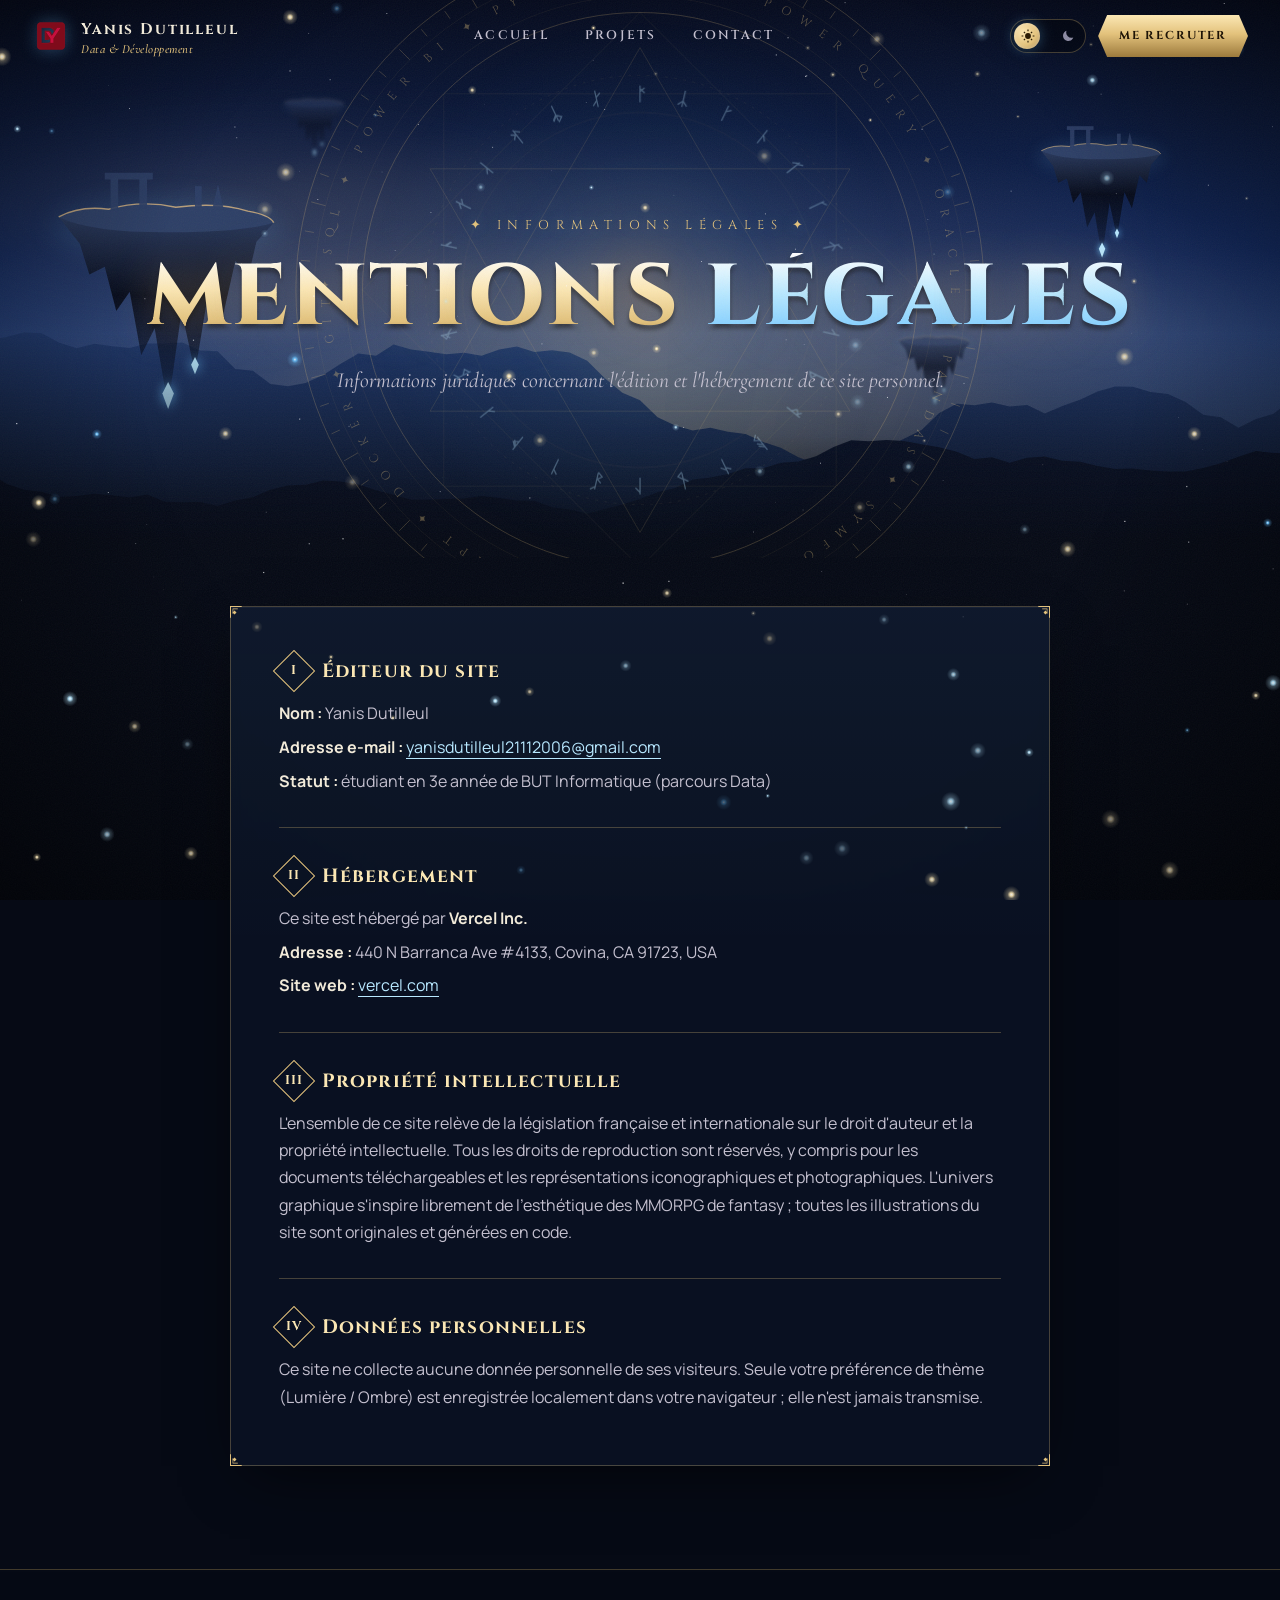
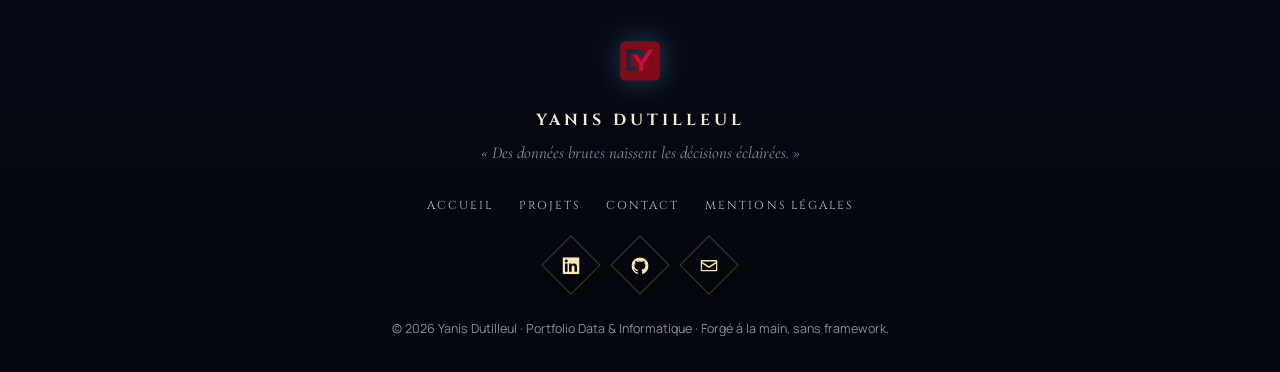
<file: mentions-legales.html>
<!DOCTYPE html>
<html lang="fr" class="no-js" data-page="legal">
<head>
  <meta charset="UTF-8" />
  <meta name="viewport" content="width=device-width, initial-scale=1.0, viewport-fit=cover" />
  <title>Yanis Dutilleul Mentions Légales</title>
  <meta name="description" content="Mentions légales du portfolio de Yanis Dutilleul, étudiant en 3e année de BUT Informatique à Reims." />
  <meta name="author" content="Yanis Dutilleul" />
  <meta name="theme-color" content="#060a15" />
  <meta property="og:type" content="website" />
  <meta property="og:locale" content="fr_FR" />
  <meta property="og:title" content="Yanis Dutilleul Mentions Légales" />
  <meta property="og:description" content="Mentions légales du portfolio de Yanis Dutilleul, étudiant en 3e année de BUT Informatique à Reims." />
  <meta property="og:image" content="logo-192.png" />
  <link rel="icon" type="image/png" href="logo-64.png" />
  <link rel="apple-touch-icon" href="logo-192.png" />
  <link rel="preconnect" href="https://fonts.googleapis.com" />
  <link rel="preconnect" href="https://fonts.gstatic.com" crossorigin />
  <link href="https://fonts.googleapis.com/css2?family=Cinzel:wght@400;500;600;700;800;900&amp;family=Cormorant+Garamond:ital,wght@0,500;1,400;1,500;1,600&amp;family=Manrope:wght@300;400;500;600;700;800&amp;display=swap" rel="stylesheet" />
  <link rel="stylesheet" href="style.css" />
  <script>
    /* Avant le premier rendu : faction mémorisée + intro (1 fois par session, accueil uniquement) */
    (function (h) {
      h.className = h.className.replace('no-js', 'js');
      try {
        if (localStorage.getItem('faction') === 'ombre') h.dataset.faction = 'ombre';
        if (h.dataset.page === 'home' && !sessionStorage.getItem('eveil') &&
            !matchMedia('(prefers-reduced-motion: reduce)').matches) h.classList.add('intro-on');
      } catch (e) {}
    })(document.documentElement);
  </script>
</head>
<body>
  <a class="skip-link" href="#main">Aller au contenu</a>
  <div id="scroll-progress" aria-hidden="true"></div>
  <canvas id="aether" aria-hidden="true"></canvas>

  <!-- ═══ NAVIGATION ═══ -->
  <header id="navbar">
    <a href="index.html" class="nav-logo" aria-label="Yanis Dutilleul — accueil">
      <img src="logo-64.png" alt="" width="38" height="38" />
      <span>Yanis Dutilleul<small>Data &amp; Développement</small></span>
    </a>
    <nav aria-label="Navigation principale">
      <ul class="nav-links">
        <li><a href="index.html">Accueil</a></li>
        <li><a href="projets.html">Projets</a></li>
        <li><a href="contact.html">Contact</a></li>
      </ul>
    </nav>
    <div class="nav-right">
      <button class="faction-toggle" type="button" aria-label="Changer de faction : Lumière ou Ombre" aria-pressed="false" data-hover>
        <span class="ft-knob" aria-hidden="true"></span>
        <svg class="ft-sun" viewBox="0 0 24 24" aria-hidden="true"><path d="M12 7a5 5 0 1 0 0 10 5 5 0 0 0 0-10zM11 1h2v3h-2zm0 19h2v3h-2zM1 11h3v2H1zm19 0h3v2h-3zM4.2 5.6l1.4-1.4 2.1 2.1-1.4 1.4zm12.1 12.1 1.4-1.4 2.1 2.1-1.4 1.4zM4.2 18.4l2.1-2.1 1.4 1.4-2.1 2.1zM16.3 6.3l2.1-2.1 1.4 1.4-2.1 2.1z"/></svg>
        <svg class="ft-moon" viewBox="0 0 24 24" aria-hidden="true"><path d="M21 14.5A9 9 0 0 1 9.5 3a9 9 0 1 0 11.5 11.5z"/></svg>
      </button>
      <a class="btn btn-gold btn-sm nav-cta" href="contact.html">Me recruter</a>
      <button class="hamburger" id="hamburger" type="button" aria-label="Ouvrir le menu" aria-expanded="false" aria-controls="mobileNav">
        <span></span><span></span><span></span>
      </button>
    </div>
  </header>

  <nav class="mobile-nav" id="mobileNav" aria-label="Navigation mobile">
    <a href="index.html">Accueil</a>
    <a href="projets.html">Projets</a>
    <a href="contact.html">Contact</a>
    <div class="mn-rune" aria-hidden="true"></div>
    <a href="mentions-legales.html" class="active" aria-current="page" style="font-size:1rem">Mentions légales</a>
  </nav>

  <!-- ═══ EN-TÊTE ═══ -->
  <header class="page-hero">
    <div class="sky" data-sky aria-hidden="true"></div>
    <div class="hero-stage" data-depth=".1" aria-hidden="true">
      <div class="rune-circle" data-rune-circle></div>
    </div>
    <div>
      <p class="hero-over hero-fade" style="--t:.1s">✦ Informations légales ✦</p>
      <h1 class="page-title" aria-label="Mentions légales"><span data-split data-split-reset>Mentions</span> <span class="accent" data-split>légales</span></h1>
      <p class="page-desc hero-fade" style="--t:.7s">Informations juridiques concernant l'édition et l'hébergement de ce site personnel.</p>
    </div>
  </header>

  <main id="main" class="page">
    <section class="section" style="padding-top:3rem">
      <div class="frame legal reveal">
        <section>
          <h2><span><b>I</b></span>Éditeur du site</h2>
          <p><strong>Nom :</strong> Yanis Dutilleul</p>
          <p><strong>Adresse e-mail :</strong> <a href="mailto:yanisdutilleul21112006@gmail.com">yanisdutilleul21112006@gmail.com</a></p>
          <p><strong>Statut :</strong> étudiant en 3e année de BUT Informatique (parcours Data)</p>
        </section>
        <section>
          <h2><span><b>II</b></span>Hébergement</h2>
          <p>Ce site est hébergé par <strong>Vercel Inc.</strong></p>
          <p><strong>Adresse :</strong> 440 N Barranca Ave #4133, Covina, CA 91723, USA</p>
          <p><strong>Site web :</strong> <a href="https://vercel.com/" target="_blank" rel="noopener">vercel.com</a></p>
        </section>
        <section>
          <h2><span><b>III</b></span>Propriété intellectuelle</h2>
          <p>L'ensemble de ce site relève de la législation française et internationale sur le droit d'auteur et la propriété intellectuelle. Tous les droits de reproduction sont réservés, y compris pour les documents téléchargeables et les représentations iconographiques et photographiques. L'univers graphique s'inspire librement de l'esthétique des MMORPG de fantasy ; toutes les illustrations du site sont originales et générées en code.</p>
        </section>
        <section>
          <h2><span><b>IV</b></span>Données personnelles</h2>
          <p>Ce site ne collecte aucune donnée personnelle de ses visiteurs. Seule votre préférence de thème (Lumière / Ombre) est enregistrée localement dans votre navigateur ; elle n'est jamais transmise.</p>
        </section>
      </div>
    </section>
  </main>

  <!-- ═══ PIED DE PAGE ═══ -->
  <footer>
    <img class="foot-emblem" src="logo-192.png" alt="" width="54" height="54" loading="lazy" />
    <div class="foot-name">Yanis Dutilleul</div>
    <p class="foot-motto">« Des données brutes naissent les décisions éclairées. »</p>
    <nav class="foot-nav" aria-label="Liens de pied de page">
      <a href="index.html">Accueil</a>
      <a href="projets.html">Projets</a>
      <a href="contact.html">Contact</a>
      <a href="mentions-legales.html">Mentions légales</a>
    </nav>
    <div class="foot-social">
      <a href="https://www.linkedin.com/in/yanis-dutilleul-544088357/" target="_blank" rel="noopener" aria-label="LinkedIn"><svg viewBox="0 0 24 24" aria-hidden="true"><path d="M20.45 20.45h-3.55v-5.57c0-1.33-.03-3.04-1.85-3.04-1.86 0-2.14 1.45-2.14 2.94v5.67H9.35V9h3.41v1.56h.05c.48-.9 1.64-1.85 3.37-1.85 3.6 0 4.27 2.37 4.27 5.46v6.28zM5.34 7.43a2.06 2.06 0 1 1 0-4.12 2.06 2.06 0 0 1 0 4.12zM7.12 20.45H3.56V9h3.56v11.45zM22.22 0H1.77C.79 0 0 .77 0 1.73v20.54C0 23.23.79 24 1.77 24h20.45c.98 0 1.78-.77 1.78-1.73V1.73C24 .77 23.2 0 22.22 0z"/></svg></a>
      <a href="https://github.com/Kisytloa" target="_blank" rel="noopener" aria-label="GitHub"><svg viewBox="0 0 24 24" aria-hidden="true"><path d="M12 .3a12 12 0 0 0-3.8 23.4c.6.1.8-.3.8-.6v-2c-3.3.7-4-1.6-4-1.6-.6-1.4-1.4-1.8-1.4-1.8-1-.7.1-.7.1-.7 1.2.1 1.8 1.2 1.8 1.2 1 1.8 2.8 1.3 3.5 1 .1-.8.4-1.3.7-1.6-2.7-.3-5.5-1.3-5.5-6 0-1.2.5-2.3 1.3-3.1-.2-.4-.6-1.6 0-3.2 0 0 1-.3 3.4 1.2a11.5 11.5 0 0 1 6 0c2.3-1.5 3.3-1.2 3.3-1.2.6 1.6.2 2.8.1 3.2.8.8 1.3 1.9 1.3 3.2 0 4.6-2.8 5.6-5.5 5.9.5.4.9 1 .9 2.2v3.3c0 .3.1.7.8.6A12 12 0 0 0 12 .3"/></svg></a>
      <a href="mailto:yanisdutilleul21112006@gmail.com" aria-label="E-mail"><svg viewBox="0 0 24 24" aria-hidden="true"><path d="M2 4h20a2 2 0 0 1 2 2v12a2 2 0 0 1-2 2H2a2 2 0 0 1-2-2V6a2 2 0 0 1 2-2zm0 2v.5l10 6.25L22 6.5V6H2zm20 2.86-10 6.25L2 8.86V18h20V8.86z"/></svg></a>
    </div>
    <p class="foot-copy">© <span data-year>2026</span> Yanis Dutilleul · Portfolio Data &amp; Informatique · Forgé à la main, sans framework.</p>
  </footer>

  <script src="script.js"></script>
</body>
</html>
</file>
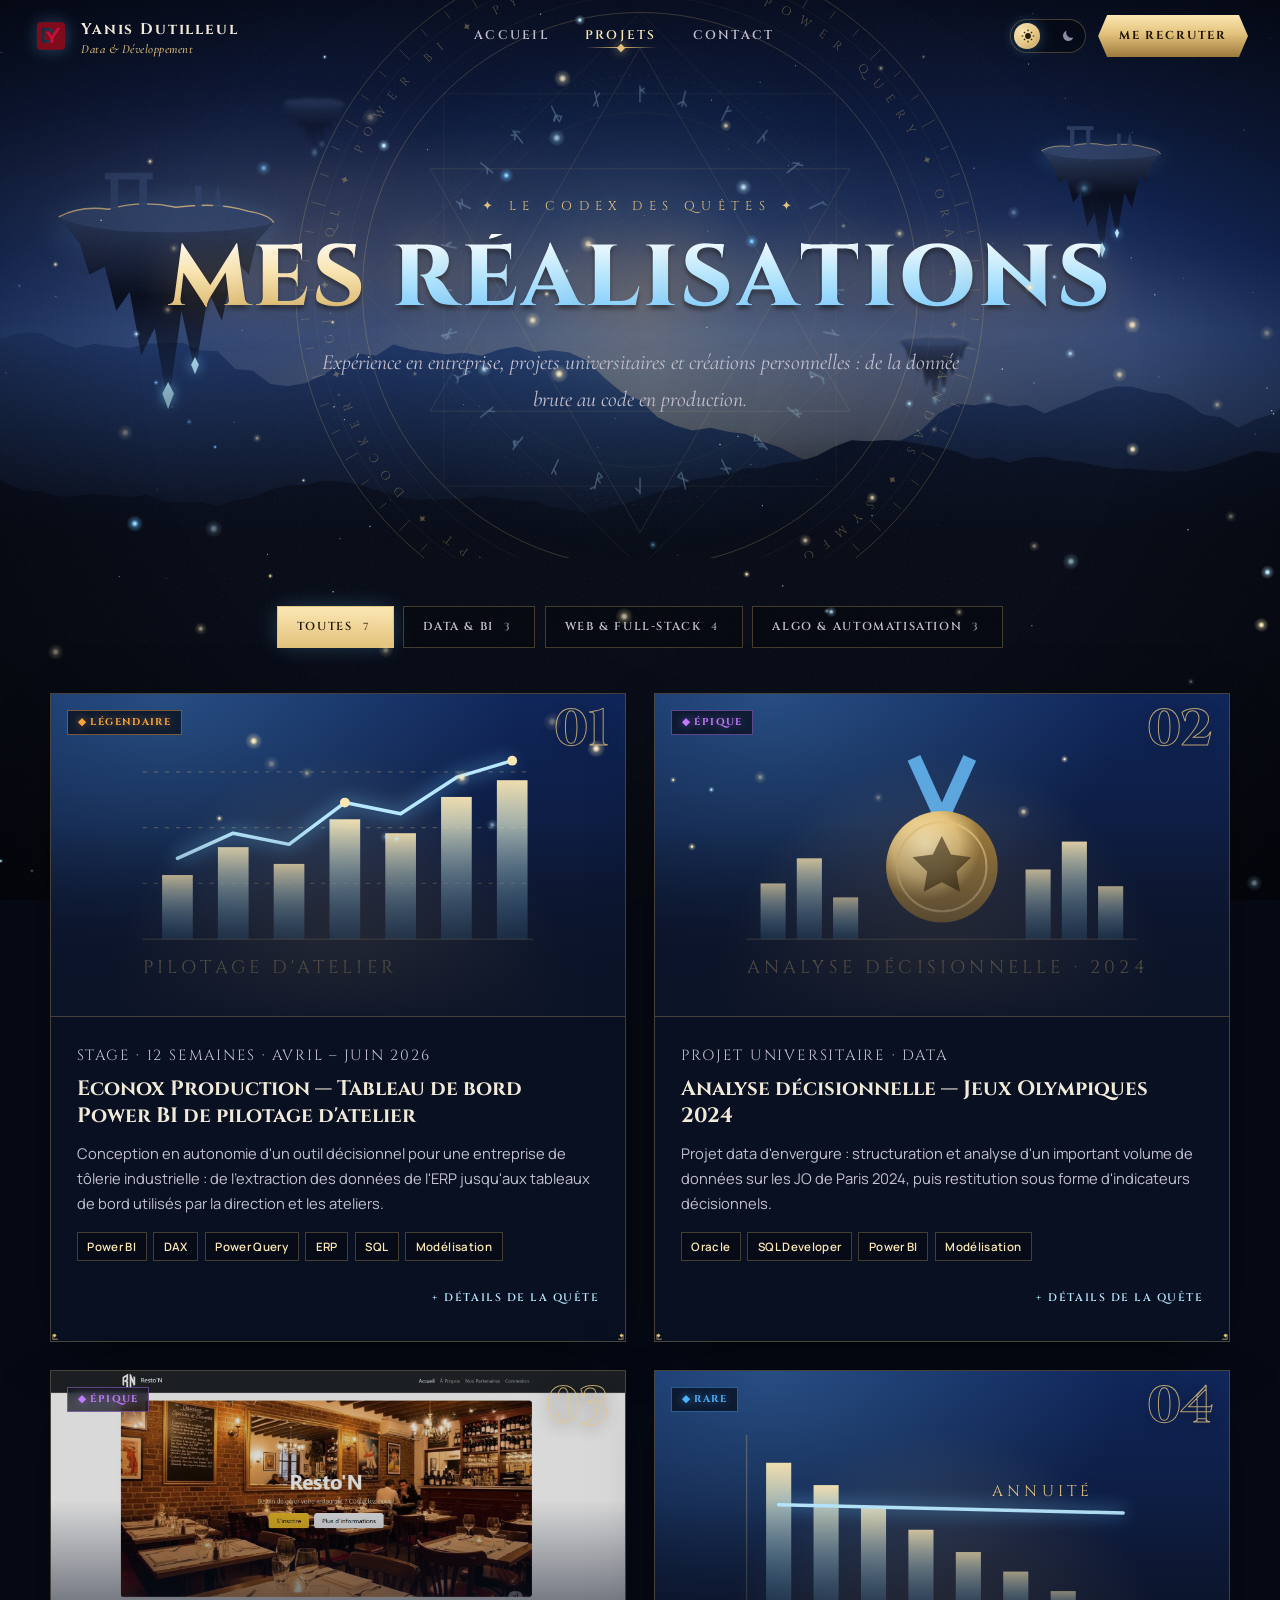
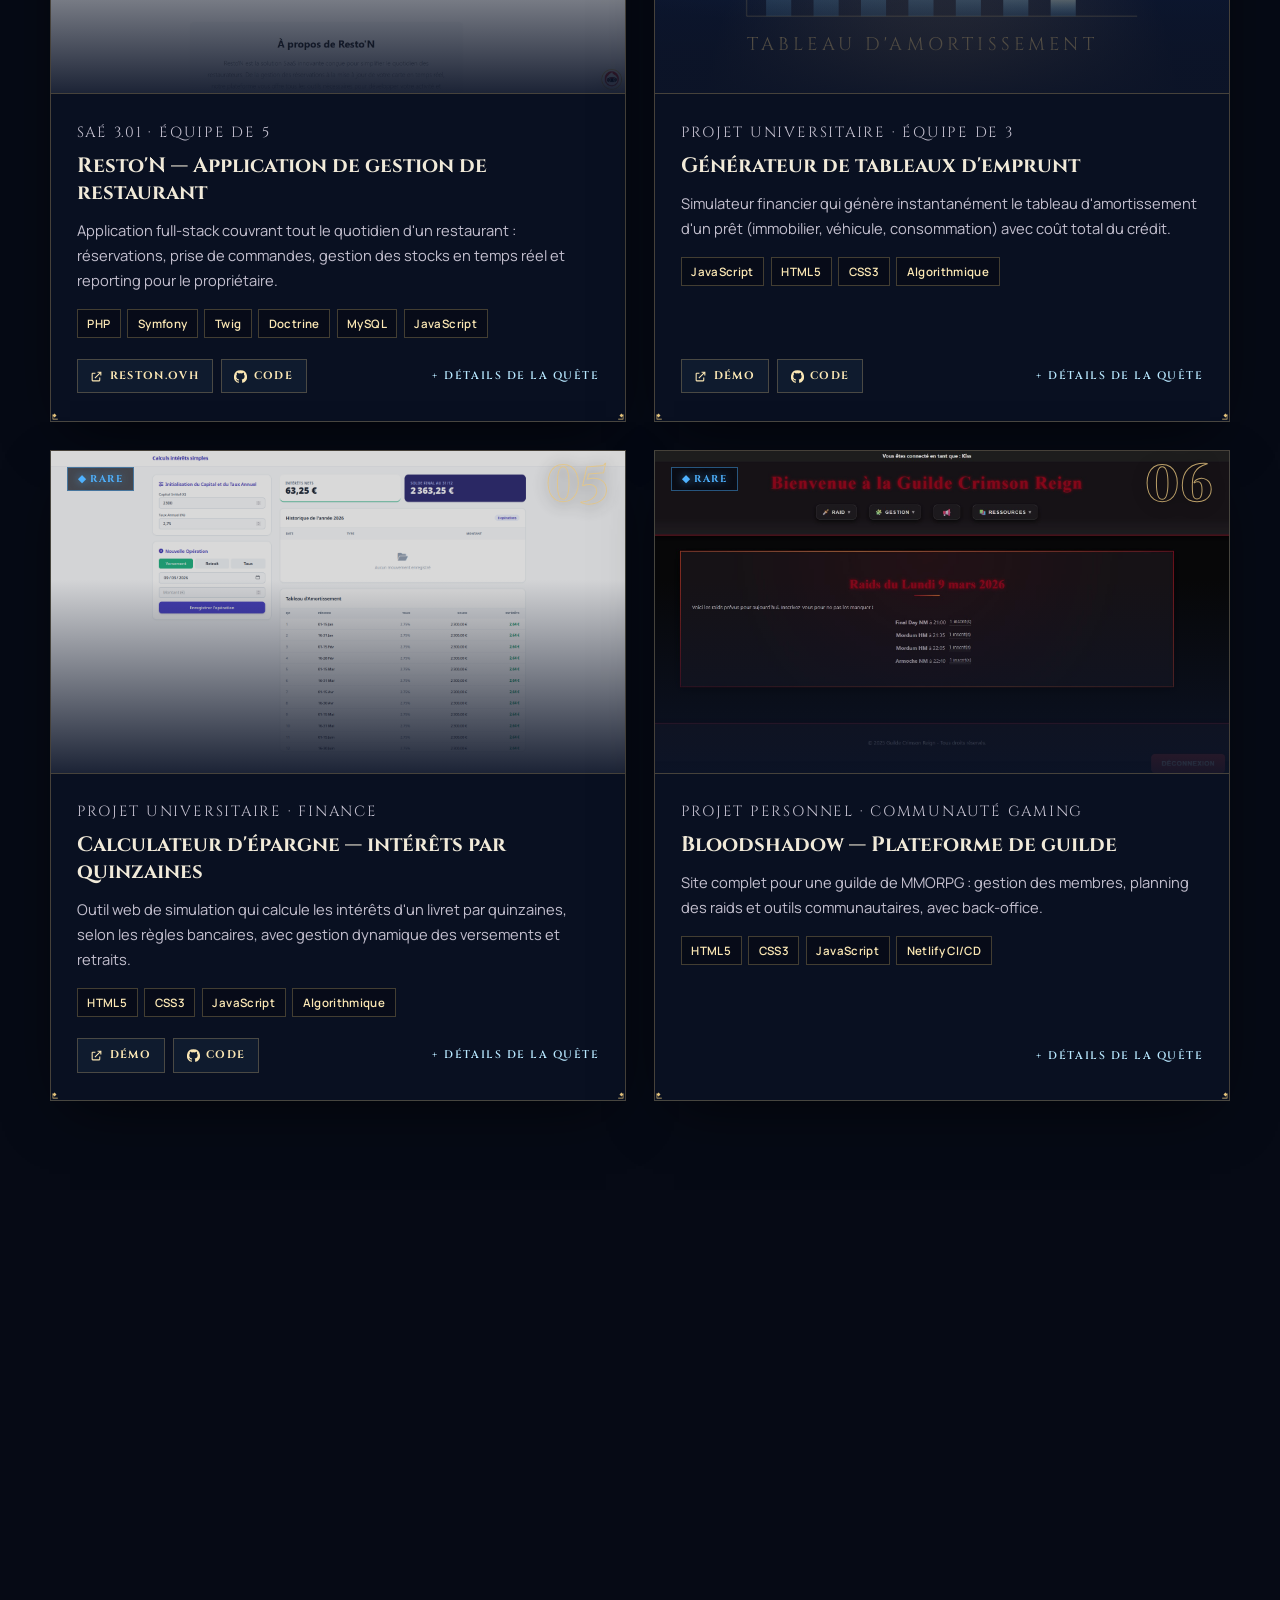
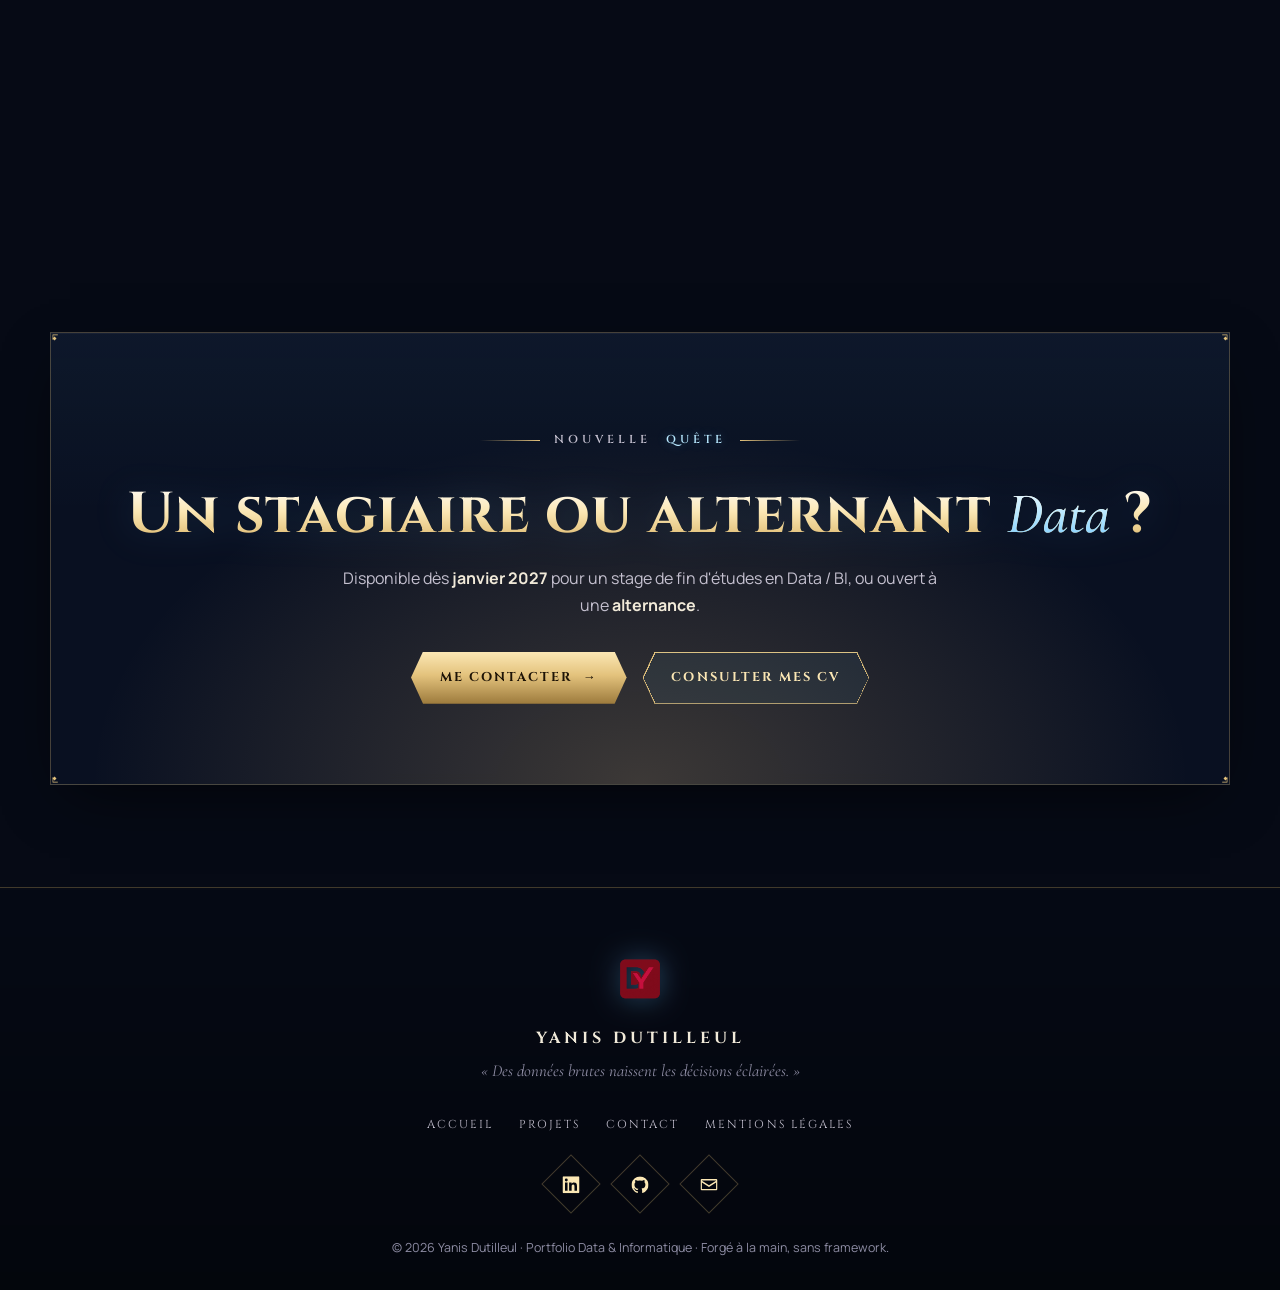
<file: projets.html>
<!DOCTYPE html>
<html lang="fr" class="no-js" data-page="projets">
<head>
  <meta charset="UTF-8" />
  <meta name="viewport" content="width=device-width, initial-scale=1.0, viewport-fit=cover" />
  <title>Yanis Dutilleul Projets &amp; Réalisations</title>
  <meta name="description" content="Les projets de Yanis Dutilleul : Business Intelligence et Power BI, analyse de données, applications web Symfony et JavaScript. Disponible pour un stage dès janvier 2027 ou en alternance." />
  <meta name="author" content="Yanis Dutilleul" />
  <meta name="theme-color" content="#060a15" />
  <meta property="og:type" content="website" />
  <meta property="og:locale" content="fr_FR" />
  <meta property="og:title" content="Yanis Dutilleul Projets &amp; Réalisations" />
  <meta property="og:description" content="Les projets de Yanis Dutilleul : Business Intelligence et Power BI, analyse de données, applications web Symfony et JavaScript. Disponible pour un stage dès janvier 2027 ou en alternance." />
  <meta property="og:image" content="logo-192.png" />
  <link rel="icon" type="image/png" href="logo-64.png" />
  <link rel="apple-touch-icon" href="logo-192.png" />
  <link rel="preconnect" href="https://fonts.googleapis.com" />
  <link rel="preconnect" href="https://fonts.gstatic.com" crossorigin />
  <link href="https://fonts.googleapis.com/css2?family=Cinzel:wght@400;500;600;700;800;900&amp;family=Cormorant+Garamond:ital,wght@0,500;1,400;1,500;1,600&amp;family=Manrope:wght@300;400;500;600;700;800&amp;display=swap" rel="stylesheet" />
  <link rel="stylesheet" href="style.css" />
  <script>
    /* Avant le premier rendu : faction mémorisée + intro (1 fois par session, accueil uniquement) */
    (function (h) {
      h.className = h.className.replace('no-js', 'js');
      try {
        if (localStorage.getItem('faction') === 'ombre') h.dataset.faction = 'ombre';
        if (h.dataset.page === 'home' && !sessionStorage.getItem('eveil') &&
            !matchMedia('(prefers-reduced-motion: reduce)').matches) h.classList.add('intro-on');
      } catch (e) {}
    })(document.documentElement);
  </script>
</head>
<body>
  <a class="skip-link" href="#main">Aller au contenu</a>
  <div id="scroll-progress" aria-hidden="true"></div>
  <canvas id="aether" aria-hidden="true"></canvas>

  <!-- ═══ NAVIGATION ═══ -->
  <header id="navbar">
    <a href="index.html" class="nav-logo" aria-label="Yanis Dutilleul — accueil">
      <img src="logo-64.png" alt="" width="38" height="38" />
      <span>Yanis Dutilleul<small>Data &amp; Développement</small></span>
    </a>
    <nav aria-label="Navigation principale">
      <ul class="nav-links">
        <li><a href="index.html">Accueil</a></li>
        <li><a href="projets.html" class="active" aria-current="page">Projets</a></li>
        <li><a href="contact.html">Contact</a></li>
      </ul>
    </nav>
    <div class="nav-right">
      <button class="faction-toggle" type="button" aria-label="Changer de faction : Lumière ou Ombre" aria-pressed="false" data-hover>
        <span class="ft-knob" aria-hidden="true"></span>
        <svg class="ft-sun" viewBox="0 0 24 24" aria-hidden="true"><path d="M12 7a5 5 0 1 0 0 10 5 5 0 0 0 0-10zM11 1h2v3h-2zm0 19h2v3h-2zM1 11h3v2H1zm19 0h3v2h-3zM4.2 5.6l1.4-1.4 2.1 2.1-1.4 1.4zm12.1 12.1 1.4-1.4 2.1 2.1-1.4 1.4zM4.2 18.4l2.1-2.1 1.4 1.4-2.1 2.1zM16.3 6.3l2.1-2.1 1.4 1.4-2.1 2.1z"/></svg>
        <svg class="ft-moon" viewBox="0 0 24 24" aria-hidden="true"><path d="M21 14.5A9 9 0 0 1 9.5 3a9 9 0 1 0 11.5 11.5z"/></svg>
      </button>
      <a class="btn btn-gold btn-sm nav-cta" href="contact.html">Me recruter</a>
      <button class="hamburger" id="hamburger" type="button" aria-label="Ouvrir le menu" aria-expanded="false" aria-controls="mobileNav">
        <span></span><span></span><span></span>
      </button>
    </div>
  </header>

  <nav class="mobile-nav" id="mobileNav" aria-label="Navigation mobile">
    <a href="index.html">Accueil</a>
    <a href="projets.html" class="active" aria-current="page">Projets</a>
    <a href="contact.html">Contact</a>
    <div class="mn-rune" aria-hidden="true"></div>
    <a href="mentions-legales.html" style="font-size:1rem">Mentions légales</a>
  </nav>

  <!-- ═══ EN-TÊTE ═══ -->
  <header class="page-hero">
    <div class="sky" data-sky aria-hidden="true"></div>
    <div class="hero-stage" data-depth=".1" aria-hidden="true">
      <div class="rune-circle" data-rune-circle></div>
    </div>
    <div>
      <p class="hero-over hero-fade" style="--t:.1s">✦ Le codex des quêtes ✦</p>
      <h1 class="page-title" aria-label="Mes réalisations"><span data-split data-split-reset>Mes</span> <span class="accent" data-split>Réalisations</span></h1>
      <p class="page-desc hero-fade" style="--t:.7s">Expérience en entreprise, projets universitaires et créations personnelles : de la donnée brute au code en production.</p>
    </div>
  </header>

  <main id="main" class="page">
    <section class="section" style="padding-top:3rem">
      <div class="container">
        <div class="filters reveal" role="group" aria-label="Filtrer les projets">
          <button class="filter-btn active" type="button" data-filter="all" aria-pressed="true">Toutes<span class="count"></span></button>
          <button class="filter-btn" type="button" data-filter="data-bi" aria-pressed="false">Data &amp; BI<span class="count"></span></button>
          <button class="filter-btn" type="button" data-filter="web" aria-pressed="false">Web &amp; Full-Stack<span class="count"></span></button>
          <button class="filter-btn" type="button" data-filter="algo" aria-pressed="false">Algo &amp; Automatisation<span class="count"></span></button>
        </div>

        <div class="quests-grid">
      <article class="frame quest reveal" data-tilt data-category="data-bi">
        <div class="quest-media">
          <div class="art" aria-hidden="true"><svg viewBox="0 0 320 180">
            <line class="a-grid" x1="20" y1="150" x2="300" y2="150"/><line class="a-grid" x1="20" y1="110" x2="300" y2="110" stroke-dasharray="3 5"/><line class="a-grid" x1="20" y1="70" x2="300" y2="70" stroke-dasharray="3 5"/><line class="a-grid" x1="20" y1="30" x2="300" y2="30" stroke-dasharray="3 5"/>
            <rect class="a-bar" x="34" y="104" width="22" height="46"/><rect class="a-bar" x="74" y="84" width="22" height="66"/><rect class="a-bar" x="114" y="96" width="22" height="54"/><rect class="a-bar" x="154" y="64" width="22" height="86"/><rect class="a-bar" x="194" y="74" width="22" height="76"/><rect class="a-bar" x="234" y="48" width="22" height="102"/><rect class="a-bar" x="274" y="36" width="22" height="114"/>
            <path class="a-line" pathLength="1" d="M45 92 L85 74 L125 82 L165 52 L205 60 L245 34 L285 22"/>
            <circle class="a-dot" cx="165" cy="52" r="3.5"/><circle class="a-dot" cx="285" cy="22" r="3.5"/>
            <text class="a-txt" x="20" y="174">PILOTAGE D'ATELIER</text>
          </svg></div>
          <span class="rarity r-legend">◆ Légendaire</span>
          <span class="quest-num" aria-hidden="true">01</span>
        </div>
        <div class="quest-body">
          <p class="quest-kind">Stage · 12 semaines · Avril – Juin 2026</p>
          <h3>Econox Production — Tableau de bord Power BI de pilotage d'atelier</h3>
          <p>Conception en autonomie d'un outil décisionnel pour une entreprise de tôlerie industrielle : de l'extraction des données de l'ERP jusqu'aux tableaux de bord utilisés par la direction et les ateliers.</p>
          <div class="quest-more" id="qm-01"><div><ul class="bullets"><li><strong>Pilotage d'atelier :</strong> suivi des stocks, de la production et des commandes sur les postes découpage laser, pliage et peinture.</li><li><strong>Indicateurs prédictifs :</strong> modélisation de délais en DAX avec paramètres de simulation interactifs.</li><li><strong>Fiabilisation des flux :</strong> extraction depuis l'ERP, nettoyage Power Query et modélisation décisionnelle.</li></ul></div></div>
          <div class="tags"><span class="tag">Power BI</span><span class="tag">DAX</span><span class="tag">Power Query</span><span class="tag">ERP</span><span class="tag">SQL</span><span class="tag">Modélisation</span></div>
          <div class="quest-foot">
            <div class="quest-links"></div>
            <button class="toggle-more" type="button" aria-expanded="false" aria-controls="qm-01"><i aria-hidden="true">+</i><span>Détails de la quête</span></button>
          </div>
        </div>
      </article>
      <article class="frame quest reveal" data-tilt data-category="data-bi">
        <div class="quest-media">
          <div class="art" aria-hidden="true"><svg viewBox="0 0 320 180">
            <line class="a-grid" x1="20" y1="150" x2="300" y2="150"/>
            <rect class="a-bar" x="30" y="110" width="18" height="40"/><rect class="a-bar" x="56" y="92" width="18" height="58"/><rect class="a-bar" x="82" y="120" width="18" height="30"/>
            <rect class="a-bar" x="220" y="100" width="18" height="50"/><rect class="a-bar" x="246" y="80" width="18" height="70"/><rect class="a-bar" x="272" y="112" width="18" height="38"/>
            <path d="M140 20 L160 64 L180 20" fill="none" stroke="var(--accent)" stroke-width="10" style="stroke:var(--accent)" opacity=".8"/>
            <circle class="a-medal" cx="160" cy="98" r="40"/><circle class="a-ring" cx="160" cy="98" r="32"/>
            <path d="M160 76 l6.5 13.2 14.5 2.1 -10.5 10.2 2.5 14.5 -13-6.8 -13 6.8 2.5-14.5 -10.5-10.2 14.5-2.1z" fill="#2a1a00" opacity=".55"/>
            <text class="a-txt" x="20" y="174">ANALYSE DÉCISIONNELLE · 2024</text>
          </svg></div>
          <span class="rarity r-epic">◆ Épique</span>
          <span class="quest-num" aria-hidden="true">02</span>
        </div>
        <div class="quest-body">
          <p class="quest-kind">Projet universitaire · Data</p>
          <h3>Analyse décisionnelle — Jeux Olympiques 2024</h3>
          <p>Projet data d'envergure : structuration et analyse d'un important volume de données sur les JO de Paris 2024, puis restitution sous forme d'indicateurs décisionnels.</p>
          <div class="quest-more" id="qm-02"><div><ul class="bullets"><li><strong>Structuration :</strong> modélisation et requêtage des données sous Oracle SQL Developer.</li><li><strong>Analyse :</strong> traduction de besoins fonctionnels en indicateurs clairs et exploitables.</li><li><strong>Restitution :</strong> tableaux de bord interactifs sous Power BI.</li></ul></div></div>
          <div class="tags"><span class="tag">Oracle</span><span class="tag">SQL Developer</span><span class="tag">Power BI</span><span class="tag">Modélisation</span></div>
          <div class="quest-foot">
            <div class="quest-links"></div>
            <button class="toggle-more" type="button" aria-expanded="false" aria-controls="qm-02"><i aria-hidden="true">+</i><span>Détails de la quête</span></button>
          </div>
        </div>
      </article>
      <article class="frame quest reveal" data-tilt data-category="web data-bi">
        <div class="quest-media">
          <img src="img_reston.png" alt="Page d'accueil de l'application Resto'N" loading="lazy" />
          <span class="rarity r-epic">◆ Épique</span>
          <span class="quest-num" aria-hidden="true">03</span>
        </div>
        <div class="quest-body">
          <p class="quest-kind">SAÉ 3.01 · Équipe de 5</p>
          <h3>Resto'N — Application de gestion de restaurant</h3>
          <p>Application full-stack couvrant tout le quotidien d'un restaurant : réservations, prise de commandes, gestion des stocks en temps réel et reporting pour le propriétaire.</p>
          <div class="quest-more" id="qm-03"><div><ul class="bullets"><li><strong>Base de données :</strong> modèle relationnel garantissant la cohérence stocks / commandes (Doctrine ORM).</li><li><strong>Rôles :</strong> espaces propriétaire et serveur avec permissions dédiées.</li><li><strong>Reporting :</strong> module d'analyse des ventes pour le pilotage de l'établissement.</li></ul></div></div>
          <div class="tags"><span class="tag">PHP</span><span class="tag">Symfony</span><span class="tag">Twig</span><span class="tag">Doctrine</span><span class="tag">MySQL</span><span class="tag">JavaScript</span></div>
          <div class="quest-foot">
            <div class="quest-links"><a class="link-rune" href="https://reston.ovh" target="_blank" rel="noopener"><svg viewBox="0 0 24 24" aria-hidden="true"><path d="M14 3h7v7h-2V6.41l-9.29 9.3-1.42-1.42L17.59 5H14V3zM5 5h5v2H5v12h12v-5h2v5a2 2 0 0 1-2 2H5a2 2 0 0 1-2-2V7a2 2 0 0 1 2-2z"/></svg>reston.ovh</a><a class="link-rune" href="https://github.com/Kisytloa/RestoN" target="_blank" rel="noopener"><svg viewBox="0 0 24 24" aria-hidden="true"><path d="M12 .3a12 12 0 0 0-3.8 23.4c.6.1.8-.3.8-.6v-2c-3.3.7-4-1.6-4-1.6-.6-1.4-1.4-1.8-1.4-1.8-1-.7.1-.7.1-.7 1.2.1 1.8 1.2 1.8 1.2 1 1.8 2.8 1.3 3.5 1 .1-.8.4-1.3.7-1.6-2.7-.3-5.5-1.3-5.5-6 0-1.2.5-2.3 1.3-3.1-.2-.4-.6-1.6 0-3.2 0 0 1-.3 3.4 1.2a11.5 11.5 0 0 1 6 0c2.3-1.5 3.3-1.2 3.3-1.2.6 1.6.2 2.8.1 3.2.8.8 1.3 1.9 1.3 3.2 0 4.6-2.8 5.6-5.5 5.9.5.4.9 1 .9 2.2v3.3c0 .3.1.7.8.6A12 12 0 0 0 12 .3"/></svg>Code</a></div>
            <button class="toggle-more" type="button" aria-expanded="false" aria-controls="qm-03"><i aria-hidden="true">+</i><span>Détails de la quête</span></button>
          </div>
        </div>
      </article>
      <article class="frame quest reveal" data-tilt data-category="web algo">
        <div class="quest-media">
          <div class="art" aria-hidden="true"><svg viewBox="0 0 320 180">
            <line class="a-grid" x1="20" y1="150" x2="300" y2="150"/><line class="a-grid" x1="20" y1="20" x2="20" y2="150"/>
            <rect class="a-bar" x="34" y="40" width="18" height="110"/><rect class="a-bar" x="68" y="56" width="18" height="94"/><rect class="a-bar" x="102" y="72" width="18" height="78"/><rect class="a-bar" x="136" y="88" width="18" height="62"/><rect class="a-bar" x="170" y="104" width="18" height="46"/><rect class="a-bar" x="204" y="118" width="18" height="32"/><rect class="a-bar" x="238" y="132" width="18" height="18"/>
            <path class="a-line" pathLength="1" d="M43 70 C120 72 200 74 290 76"/>
            <text class="a-txt" x="196" y="64" style="font-size:11px">ANNUITÉ</text>
            <text class="a-txt" x="20" y="174">TABLEAU D'AMORTISSEMENT</text>
          </svg></div>
          <span class="rarity r-rare">◆ Rare</span>
          <span class="quest-num" aria-hidden="true">04</span>
        </div>
        <div class="quest-body">
          <p class="quest-kind">Projet universitaire · Équipe de 3</p>
          <h3>Générateur de tableaux d'emprunt</h3>
          <p>Simulateur financier qui génère instantanément le tableau d'amortissement d'un prêt (immobilier, véhicule, consommation) avec coût total du crédit.</p>
          <div class="quest-more" id="qm-04"><div><ul class="bullets"><li><strong>Deux modes de calcul :</strong> annuités constantes ou amortissements constants.</li><li><strong>Périodicités :</strong> remboursements mensuels, trimestriels, semestriels ou annuels.</li><li><strong>Indicateurs clés :</strong> coût total du crédit et montant total remboursé, interface responsive.</li></ul></div></div>
          <div class="tags"><span class="tag">JavaScript</span><span class="tag">HTML5</span><span class="tag">CSS3</span><span class="tag">Algorithmique</span></div>
          <div class="quest-foot">
            <div class="quest-links"><a class="link-rune" href="https://prog-tableau-emprunt.vercel.app" target="_blank" rel="noopener"><svg viewBox="0 0 24 24" aria-hidden="true"><path d="M14 3h7v7h-2V6.41l-9.29 9.3-1.42-1.42L17.59 5H14V3zM5 5h5v2H5v12h12v-5h2v5a2 2 0 0 1-2 2H5a2 2 0 0 1-2-2V7a2 2 0 0 1 2-2z"/></svg>Démo</a><a class="link-rune" href="https://github.com/Kisytloa/prog_tableau_emprunt" target="_blank" rel="noopener"><svg viewBox="0 0 24 24" aria-hidden="true"><path d="M12 .3a12 12 0 0 0-3.8 23.4c.6.1.8-.3.8-.6v-2c-3.3.7-4-1.6-4-1.6-.6-1.4-1.4-1.8-1.4-1.8-1-.7.1-.7.1-.7 1.2.1 1.8 1.2 1.8 1.2 1 1.8 2.8 1.3 3.5 1 .1-.8.4-1.3.7-1.6-2.7-.3-5.5-1.3-5.5-6 0-1.2.5-2.3 1.3-3.1-.2-.4-.6-1.6 0-3.2 0 0 1-.3 3.4 1.2a11.5 11.5 0 0 1 6 0c2.3-1.5 3.3-1.2 3.3-1.2.6 1.6.2 2.8.1 3.2.8.8 1.3 1.9 1.3 3.2 0 4.6-2.8 5.6-5.5 5.9.5.4.9 1 .9 2.2v3.3c0 .3.1.7.8.6A12 12 0 0 0 12 .3"/></svg>Code</a></div>
            <button class="toggle-more" type="button" aria-expanded="false" aria-controls="qm-04"><i aria-hidden="true">+</i><span>Détails de la quête</span></button>
          </div>
        </div>
      </article>
      <article class="frame quest reveal" data-tilt data-category="web algo">
        <div class="quest-media">
          <img src="img_epargne.png" alt="Interface du calculateur d'épargne" loading="lazy" />
          <span class="rarity r-rare">◆ Rare</span>
          <span class="quest-num" aria-hidden="true">05</span>
        </div>
        <div class="quest-body">
          <p class="quest-kind">Projet universitaire · Finance</p>
          <h3>Calculateur d'épargne — intérêts par quinzaines</h3>
          <p>Outil web de simulation qui calcule les intérêts d'un livret par quinzaines, selon les règles bancaires, avec gestion dynamique des versements et retraits.</p>
          <div class="quest-more" id="qm-05"><div><ul class="bullets"><li><strong>Calcul période par période :</strong> tableau des quinzaines généré automatiquement.</li><li><strong>Temps réel :</strong> soldes et intérêts recalculés à chaque versement ou changement de taux.</li></ul></div></div>
          <div class="tags"><span class="tag">HTML5</span><span class="tag">CSS3</span><span class="tag">JavaScript</span><span class="tag">Algorithmique</span></div>
          <div class="quest-foot">
            <div class="quest-links"><a class="link-rune" href="https://epargne-iut.vercel.app" target="_blank" rel="noopener"><svg viewBox="0 0 24 24" aria-hidden="true"><path d="M14 3h7v7h-2V6.41l-9.29 9.3-1.42-1.42L17.59 5H14V3zM5 5h5v2H5v12h12v-5h2v5a2 2 0 0 1-2 2H5a2 2 0 0 1-2-2V7a2 2 0 0 1 2-2z"/></svg>Démo</a><a class="link-rune" href="https://github.com/Kisytloa/epargne" target="_blank" rel="noopener"><svg viewBox="0 0 24 24" aria-hidden="true"><path d="M12 .3a12 12 0 0 0-3.8 23.4c.6.1.8-.3.8-.6v-2c-3.3.7-4-1.6-4-1.6-.6-1.4-1.4-1.8-1.4-1.8-1-.7.1-.7.1-.7 1.2.1 1.8 1.2 1.8 1.2 1 1.8 2.8 1.3 3.5 1 .1-.8.4-1.3.7-1.6-2.7-.3-5.5-1.3-5.5-6 0-1.2.5-2.3 1.3-3.1-.2-.4-.6-1.6 0-3.2 0 0 1-.3 3.4 1.2a11.5 11.5 0 0 1 6 0c2.3-1.5 3.3-1.2 3.3-1.2.6 1.6.2 2.8.1 3.2.8.8 1.3 1.9 1.3 3.2 0 4.6-2.8 5.6-5.5 5.9.5.4.9 1 .9 2.2v3.3c0 .3.1.7.8.6A12 12 0 0 0 12 .3"/></svg>Code</a></div>
            <button class="toggle-more" type="button" aria-expanded="false" aria-controls="qm-05"><i aria-hidden="true">+</i><span>Détails de la quête</span></button>
          </div>
        </div>
      </article>
      <article class="frame quest reveal" data-tilt data-category="web">
        <div class="quest-media">
          <img src="img_bloodshadow.png" alt="Page des raids du site de guilde Bloodshadow" loading="lazy" />
          <span class="rarity r-rare">◆ Rare</span>
          <span class="quest-num" aria-hidden="true">06</span>
        </div>
        <div class="quest-body">
          <p class="quest-kind">Projet personnel · Communauté gaming</p>
          <h3>Bloodshadow — Plateforme de guilde</h3>
          <p>Site complet pour une guilde de MMORPG : gestion des membres, planning des raids et outils communautaires, avec back-office.</p>
          <div class="quest-more" id="qm-06"><div><ul class="bullets"><li><strong>Membres :</strong> authentification, fiches joueurs, rôles et permissions.</li><li><strong>Raids :</strong> calendrier avec inscriptions en direct et composition des équipes.</li><li><strong>Déploiement continu :</strong> plus de 228 déploiements sur Netlify.</li></ul></div></div>
          <div class="tags"><span class="tag">HTML5</span><span class="tag">CSS3</span><span class="tag">JavaScript</span><span class="tag">Netlify CI/CD</span></div>
          <div class="quest-foot">
            <div class="quest-links"></div>
            <button class="toggle-more" type="button" aria-expanded="false" aria-controls="qm-06"><i aria-hidden="true">+</i><span>Détails de la quête</span></button>
          </div>
        </div>
      </article>
      <article class="frame quest reveal" data-tilt data-category="algo">
        <div class="quest-media">
          <img src="img_bots.png" alt="Aperçu des bots d'automatisation" loading="lazy" />
          <span class="rarity r-uncommon">◆ Inhabituel</span>
          <span class="quest-num" aria-hidden="true">07</span>
        </div>
        <div class="quest-body">
          <p class="quest-kind">Projet personnel · Automatisation</p>
          <h3>Bots &amp; scripts d'automatisation</h3>
          <p>Ensemble de scripts et de bots qui automatisent des tâches répétitives, avec intégration d'API tierces et exécution programmée.</p>
          <div class="quest-more" id="qm-07"><div><ul class="bullets"><li><strong>Workflows planifiés :</strong> scripts Python orchestrés via GitHub Actions.</li><li><strong>API :</strong> récupération, parsing et normalisation de flux JSON externes.</li><li><strong>Sécurité :</strong> gestion des jetons d'accès et des permissions.</li></ul></div></div>
          <div class="tags"><span class="tag">Python</span><span class="tag">Node.js</span><span class="tag">API REST</span><span class="tag">GitHub Actions</span></div>
          <div class="quest-foot">
            <div class="quest-links"></div>
            <button class="toggle-more" type="button" aria-expanded="false" aria-controls="qm-07"><i aria-hidden="true">+</i><span>Détails de la quête</span></button>
          </div>
        </div>
      </article>
        </div>

        <p class="sec-sub reveal" style="text-align:center;margin-top:3rem;font-size:1rem">
          Rareté : <span class="rarity r-legend">Légendaire</span> expérience en entreprise ·
          <span class="rarity r-epic">Épique</span> projet d'envergure ·
          <span class="rarity r-rare">Rare</span> application web ·
          <span class="rarity r-uncommon">Inhabituel</span> script
        </p>
      </div>
    </section>

    <section class="section" style="padding-top:0">
      <div class="container">
        <div class="frame cta-band reveal reveal-z">
          <div class="cta-glow" aria-hidden="true"></div>
          <p class="overline">Nouvelle <i>quête</i></p>
          <h2 class="title">Un stagiaire ou alternant <em>Data</em> ?</h2>
          <p>Disponible dès <strong>janvier 2027</strong> pour un stage de fin d'études en Data / BI, ou ouvert à une <strong>alternance</strong>.</p>
          <div class="hero-actions">
            <a class="btn btn-gold" href="contact.html">Me contacter <span class="arr" aria-hidden="true">→</span></a>
            <a class="btn btn-ghost" href="contact.html#cv"><span class="bevel" aria-hidden="true"></span>Consulter mes CV</a>
          </div>
        </div>
      </div>
    </section>
  </main>

  <!-- ═══ PIED DE PAGE ═══ -->
  <footer>
    <img class="foot-emblem" src="logo-192.png" alt="" width="54" height="54" loading="lazy" />
    <div class="foot-name">Yanis Dutilleul</div>
    <p class="foot-motto">« Des données brutes naissent les décisions éclairées. »</p>
    <nav class="foot-nav" aria-label="Liens de pied de page">
      <a href="index.html">Accueil</a>
      <a href="projets.html">Projets</a>
      <a href="contact.html">Contact</a>
      <a href="mentions-legales.html">Mentions légales</a>
    </nav>
    <div class="foot-social">
      <a href="https://www.linkedin.com/in/yanis-dutilleul-544088357/" target="_blank" rel="noopener" aria-label="LinkedIn"><svg viewBox="0 0 24 24" aria-hidden="true"><path d="M20.45 20.45h-3.55v-5.57c0-1.33-.03-3.04-1.85-3.04-1.86 0-2.14 1.45-2.14 2.94v5.67H9.35V9h3.41v1.56h.05c.48-.9 1.64-1.85 3.37-1.85 3.6 0 4.27 2.37 4.27 5.46v6.28zM5.34 7.43a2.06 2.06 0 1 1 0-4.12 2.06 2.06 0 0 1 0 4.12zM7.12 20.45H3.56V9h3.56v11.45zM22.22 0H1.77C.79 0 0 .77 0 1.73v20.54C0 23.23.79 24 1.77 24h20.45c.98 0 1.78-.77 1.78-1.73V1.73C24 .77 23.2 0 22.22 0z"/></svg></a>
      <a href="https://github.com/Kisytloa" target="_blank" rel="noopener" aria-label="GitHub"><svg viewBox="0 0 24 24" aria-hidden="true"><path d="M12 .3a12 12 0 0 0-3.8 23.4c.6.1.8-.3.8-.6v-2c-3.3.7-4-1.6-4-1.6-.6-1.4-1.4-1.8-1.4-1.8-1-.7.1-.7.1-.7 1.2.1 1.8 1.2 1.8 1.2 1 1.8 2.8 1.3 3.5 1 .1-.8.4-1.3.7-1.6-2.7-.3-5.5-1.3-5.5-6 0-1.2.5-2.3 1.3-3.1-.2-.4-.6-1.6 0-3.2 0 0 1-.3 3.4 1.2a11.5 11.5 0 0 1 6 0c2.3-1.5 3.3-1.2 3.3-1.2.6 1.6.2 2.8.1 3.2.8.8 1.3 1.9 1.3 3.2 0 4.6-2.8 5.6-5.5 5.9.5.4.9 1 .9 2.2v3.3c0 .3.1.7.8.6A12 12 0 0 0 12 .3"/></svg></a>
      <a href="mailto:yanisdutilleul21112006@gmail.com" aria-label="E-mail"><svg viewBox="0 0 24 24" aria-hidden="true"><path d="M2 4h20a2 2 0 0 1 2 2v12a2 2 0 0 1-2 2H2a2 2 0 0 1-2-2V6a2 2 0 0 1 2-2zm0 2v.5l10 6.25L22 6.5V6H2zm20 2.86-10 6.25L2 8.86V18h20V8.86z"/></svg></a>
    </div>
    <p class="foot-copy">© <span data-year>2026</span> Yanis Dutilleul · Portfolio Data &amp; Informatique · Forgé à la main, sans framework.</p>
  </footer>

  <script src="script.js"></script>
</body>
</html>
</file>
<file: style.css>
/* ═══════════════════════════════════════════════════════════════
   YANIS DUTILLEUL — PORTFOLIO
   Thème « Éther » : univers fantasy céleste, deux factions
   ✦ Lumière (or & azur)   ☾ Ombre (cramoisi & violet)
   ═══════════════════════════════════════════════════════════════ */

@view-transition { navigation: auto; }

*, *::before, *::after { box-sizing: border-box; margin: 0; padding: 0; }

/* ───────────── TOKENS ───────────── */
:root {
  color-scheme: dark;

  /* Faction Lumière (défaut) */
  --bg: #060a15;
  --bg-2: #0a1122;
  --bg-3: #0f1830;
  --panel: rgba(12, 20, 40, 0.72);
  --panel-solid: #0c1428;

  --ink: #f1ead9;
  --ink-2: #c4c0cf;
  --muted: #8d8ca3;

  --gold: #e3c27c;
  --gold-hi: #fbe7b4;
  --gold-lo: #9c7a3c;
  --gold-line: rgba(227, 194, 124, 0.28);
  --gold-faint: rgba(227, 194, 124, 0.1);

  --accent: #6cc4ff;          /* couleur principale de faction */
  --accent-2: #b8e8ff;
  --accent-rgb: 108, 196, 255;
  --glow: rgba(108, 196, 255, 0.35);

  --sky-top: #050a1c;
  --sky-mid: #10265a;
  --sky-low: #2d4f8f;
  --horizon: #f2c784;
  --horizon-rgb: 242, 199, 132;
  --mtn-far: #1d3566;
  --mtn-near: #0b1530;
  --rock-top: #2d3f66;
  --rock-bot: #070c1c;

  --wing-a: #fff6dc;
  --wing-b: #f0cf86;
  --wing-c: #8fd3ff;

  --legend: #ffa53a;
  --epic: #c27bff;
  --rare: #4fb2ff;
  --uncommon: #5fd68b;

  /* Typographie */
  --f-title: 'Cinzel', 'Times New Roman', serif;
  --f-serif: 'Cormorant Garamond', Georgia, serif;
  --f-body: 'Manrope', system-ui, -apple-system, 'Segoe UI', sans-serif;

  /* Layout */
  --max-w: 1180px;
  --gutter: clamp(1rem, 4vw, 2rem);
  --nav-h: 72px;
  --ease: cubic-bezier(0.16, 1, 0.3, 1);
  --ease-io: cubic-bezier(0.65, 0, 0.35, 1);
}

[data-faction="ombre"] {
  --bg: #08050d;
  --bg-2: #110a18;
  --bg-3: #1a0f24;
  --panel: rgba(24, 12, 30, 0.72);
  --panel-solid: #170c1f;

  --ink: #f2e6e6;
  --ink-2: #cbbfcd;
  --muted: #9a8a9e;

  --gold: #d9b06f;
  --gold-hi: #f6dcaa;
  --gold-lo: #8f6634;
  --gold-line: rgba(217, 176, 111, 0.26);
  --gold-faint: rgba(217, 176, 111, 0.09);

  --accent: #ff3d6e;
  --accent-2: #ff9bb4;
  --accent-rgb: 255, 61, 110;
  --glow: rgba(255, 61, 110, 0.35);

  --sky-top: #07030c;
  --sky-mid: #26092e;
  --sky-low: #5a1440;
  --horizon: #ff4d6d;
  --horizon-rgb: 255, 77, 109;
  --mtn-far: #3a1236;
  --mtn-near: #14081a;
  --rock-top: #4a1c3e;
  --rock-bot: #0a040c;

  --wing-a: #f3c6ff;
  --wing-b: #a24bff;
  --wing-c: #ff3d6e;
}

/* ───────────── BASE ───────────── */
html {
  scroll-behavior: smooth;
  scroll-padding-top: calc(var(--nav-h) + 1rem);
  -webkit-text-size-adjust: 100%;
}

body {
  font-family: var(--f-body);
  font-size: 16px;
  line-height: 1.7;
  color: var(--ink);
  background: var(--bg);
  overflow-x: hidden;
  min-height: 100vh;
  transition: background-color .8s var(--ease), color .8s var(--ease);
}

/* Grain + vignette globale */
body::before {
  content: '';
  position: fixed;
  inset: 0;
  z-index: 1;
  pointer-events: none;
  opacity: .055;
  background-image: url("data:image/svg+xml,%3Csvg xmlns='http://www.w3.org/2000/svg' width='180' height='180'%3E%3Cfilter id='n'%3E%3CfeTurbulence type='fractalNoise' baseFrequency='.85' numOctaves='3' stitchTiles='stitch'/%3E%3C/filter%3E%3Crect width='100%25' height='100%25' filter='url(%23n)'/%3E%3C/svg%3E");
}
body::after {
  content: '';
  position: fixed;
  inset: 0;
  z-index: 1;
  pointer-events: none;
  background: radial-gradient(ellipse at 50% 40%, transparent 55%, rgba(0,0,0,.55) 100%);
}

img { max-width: 100%; display: block; }
a { color: inherit; text-decoration: none; }
button { font: inherit; color: inherit; background: none; border: 0; cursor: pointer; }
strong { color: var(--ink); font-weight: 700; }
em { font-style: normal; }
::selection { background: var(--accent); color: #0a0a12; }

:focus-visible {
  outline: 2px solid var(--gold);
  outline-offset: 3px;
  border-radius: 2px;
}

.skip-link {
  position: absolute;
  left: 1rem;
  top: -100px;
  z-index: 1000;
  padding: .6rem 1rem;
  background: var(--gold);
  color: #111;
  font-weight: 700;
}
.skip-link:focus { top: 1rem; }

.sr-only {
  position: absolute; width: 1px; height: 1px; padding: 0; margin: -1px;
  overflow: hidden; clip: rect(0,0,0,0); white-space: nowrap; border: 0;
}

/* Scrollbar */
::-webkit-scrollbar { width: 10px; }
::-webkit-scrollbar-track { background: var(--bg); }
::-webkit-scrollbar-thumb {
  background: linear-gradient(var(--gold-lo), var(--gold), var(--gold-lo));
  border: 3px solid var(--bg);
  border-radius: 10px;
}

/* Couche de contenu au-dessus des effets */
.page { position: relative; z-index: 2; }

/* ───────────── CANVAS ÉTHER & CURSEUR ───────────── */
#aether {
  position: fixed;
  inset: 0;
  z-index: 3;
  pointer-events: none;
  width: 100%;
  height: 100%;
}
#cursor-trail {
  position: fixed;
  inset: 0;
  z-index: 998;
  pointer-events: none;
  width: 100%;
  height: 100%;
}
.cursor-orb, .cursor-ring {
  position: fixed;
  top: 0; left: 0;
  z-index: 999;
  pointer-events: none;
  border-radius: 50%;
  opacity: 0;
  transition: opacity .3s;
}
.cursor-orb {
  width: 8px; height: 8px;
  margin: -4px 0 0 -4px;
  background: var(--gold-hi);
  box-shadow: 0 0 12px 3px var(--gold), 0 0 26px 6px var(--glow);
}
.cursor-ring {
  width: 38px; height: 38px;
  margin: -19px 0 0 -19px;
  border: 1px solid var(--gold-line);
  transition: opacity .3s, width .35s var(--ease), height .35s var(--ease), margin .35s var(--ease), border-color .35s, background-color .35s;
}
.has-cursor .cursor-orb, .has-cursor .cursor-ring { opacity: 1; }
.cursor-ring.is-hover {
  width: 64px; height: 64px;
  margin: -32px 0 0 -32px;
  border-color: var(--gold);
  background: rgba(var(--accent-rgb), .07);
}
@media (pointer: fine) {
  .has-cursor, .has-cursor a, .has-cursor button { cursor: none; }
}

/* ───────────── INTRO (ÉVEIL) ───────────── */
#intro { display: none; }
.intro-on .hero-name .char,
.intro-on .hero-fade,
.intro-on .feather-in,
.intro-on .wing,
.intro-on .rune-circle,
.intro-on .scroll-hint { animation-play-state: paused; }
.intro-on #intro, #intro.done {
  position: fixed;
  inset: 0;
  z-index: 2000;
  display: grid;
  cursor: pointer;
  place-items: center;
  background: radial-gradient(ellipse at center, var(--bg-3), var(--bg) 70%);
  transition: opacity .9s var(--ease), visibility .9s;
}
#intro.done { opacity: 0; visibility: hidden; pointer-events: none; }
.intro-skip {
  position: absolute;
  bottom: 2.2rem;
  left: 50%;
  transform: translateX(-50%);
  font-family: var(--f-title);
  font-size: .62rem;
  letter-spacing: .35em;
  text-transform: uppercase;
  color: var(--muted);
  opacity: 0;
  animation: fadeIn 1s 1.2s forwards;
}
.intro-inner { position: relative; display: grid; justify-items: center; }
.intro-sigil { position: relative; }
.intro-circle {
  width: min(62vmin, 420px);
  height: auto;
  overflow: visible;
}
.intro-circle .ic-draw {
  fill: none;
  stroke: var(--gold);
  stroke-width: 1;
  stroke-dasharray: 1;
  stroke-dashoffset: 1;
  animation: drawPath 1.4s var(--ease-io) forwards;
}
.intro-circle .ic-draw:nth-child(2) { animation-delay: .15s; }
.intro-circle .ic-draw:nth-child(3) { animation-delay: .3s; }
.intro-circle .ic-draw:nth-child(4) { animation-delay: .45s; }
.intro-circle .ic-draw:nth-child(5) { animation-delay: .6s; }
.intro-circle .ic-spin { transform-origin: 200px 200px; animation: spin 10s linear infinite; }
.intro-circle text {
  fill: var(--gold);
  font-family: var(--f-title);
  font-size: 11px;
  letter-spacing: 4px;
  opacity: 0;
  animation: fadeIn .8s .6s forwards;
}
.intro-name {
  margin-top: 1.6rem;
  text-align: center;
  font-family: var(--f-title);
  letter-spacing: .35em;
  font-size: clamp(.8rem, 2.6vmin, 1.05rem);
  color: var(--gold-hi);
  text-shadow: 0 0 18px var(--glow);
  opacity: 0;
  animation: fadeIn 1s .9s forwards;
}
.intro-name small {
  display: block;
  margin-top: .5rem;
  font-family: var(--f-serif);
  font-style: italic;
  letter-spacing: .1em;
  font-size: .95em;
  color: var(--ink-2);
}
.intro-flash {
  position: absolute;
  left: 50%; top: 50%;
  margin: -6px 0 0 -6px;
  width: 12px; height: 12px;
  border-radius: 50%;
  background: var(--gold-hi);
  box-shadow: 0 0 40px 20px var(--glow), 0 0 120px 60px rgba(var(--horizon-rgb), .25);
  animation: introPulse 1.8s ease-in-out infinite;
}

@keyframes drawPath { to { stroke-dashoffset: 0; } }
@keyframes spin { to { transform: rotate(360deg); } }
@keyframes spinRev { to { transform: rotate(-360deg); } }
@keyframes fadeIn { to { opacity: 1; } }
@keyframes introPulse { 50% { transform: scale(1.6); opacity: .7; } }

/* ───────────── PROGRESS BAR ───────────── */
#scroll-progress {
  position: fixed;
  top: 0; left: 0;
  height: 2px;
  width: 100%;
  z-index: 1001;
  transform-origin: left;
  transform: scaleX(0);
  background: linear-gradient(90deg, transparent, var(--gold) 30%, var(--gold-hi) 90%, #fff);
  box-shadow: 0 0 10px var(--gold);
}

/* ───────────── NAVIGATION ───────────── */
#navbar {
  position: fixed;
  top: 0; left: 0; right: 0;
  z-index: 1000;
  height: var(--nav-h);
  padding: env(safe-area-inset-top, 0px) var(--gutter) 0;
  display: flex;
  align-items: center;
  justify-content: space-between;
  gap: 1rem;
  transition: background-color .5s, backdrop-filter .5s, height .4s var(--ease);
}
#navbar::after {
  content: '';
  position: absolute;
  left: 0; right: 0; bottom: 0;
  height: 1px;
  background: linear-gradient(90deg, transparent, var(--gold-line) 20%, var(--gold) 50%, var(--gold-line) 80%, transparent);
  opacity: 0;
  transition: opacity .5s;
}
#navbar.scrolled {
  --nav-h: 62px;
  background: color-mix(in srgb, var(--bg) 78%, transparent);
  backdrop-filter: blur(14px) saturate(1.3);
  -webkit-backdrop-filter: blur(14px) saturate(1.3);
}
#navbar.scrolled::after { opacity: 1; }

.nav-logo {
  display: flex;
  align-items: center;
  gap: .7rem;
  font-family: var(--f-title);
  font-weight: 700;
  letter-spacing: .12em;
  font-size: .95rem;
  color: var(--ink);
}
.nav-logo img {
  width: 38px; height: 38px;
  filter: drop-shadow(0 0 8px var(--glow));
  transition: transform .6s var(--ease);
}
.nav-logo:hover img { transform: rotate(-8deg) scale(1.08); }
.nav-logo span small {
  display: block;
  font-family: var(--f-serif);
  font-style: italic;
  font-weight: 500;
  letter-spacing: .04em;
  font-size: .78rem;
  color: var(--gold);
  line-height: 1;
}

.nav-links {
  display: flex;
  list-style: none;
  gap: .25rem;
}
.nav-links a {
  position: relative;
  display: block;
  padding: .5rem 1rem;
  font-family: var(--f-title);
  font-size: .78rem;
  font-weight: 600;
  letter-spacing: .18em;
  text-transform: uppercase;
  color: var(--ink-2);
  transition: color .3s;
}
.nav-links a::before {
  content: '';
  position: absolute;
  left: 50%; bottom: .2rem;
  width: 6px; height: 6px;
  background: var(--gold);
  transform: translateX(-50%) rotate(45deg) scale(0);
  box-shadow: 0 0 10px var(--gold);
  transition: transform .4s var(--ease);
}
.nav-links a::after {
  content: '';
  position: absolute;
  left: 1rem; right: 1rem; bottom: .42rem;
  height: 1px;
  background: linear-gradient(90deg, transparent, var(--gold), transparent);
  transform: scaleX(0);
  transition: transform .5s var(--ease);
}
.nav-links a:hover, .nav-links a.active { color: var(--gold-hi); }
.nav-links a:hover::after, .nav-links a.active::after { transform: scaleX(1); }
.nav-links a.active::before { transform: translateX(-50%) rotate(45deg) scale(1); }

.nav-right { display: flex; align-items: center; gap: .75rem; }

/* Sélecteur de faction */
.faction-toggle {
  position: relative;
  display: flex;
  align-items: center;
  width: 76px;
  height: 34px;
  padding: 3px;
  border: 1px solid var(--gold-line);
  border-radius: 40px;
  background: rgba(0,0,0,.35);
  transition: border-color .3s;
}
.faction-toggle:hover { border-color: var(--gold); }
.faction-toggle .ft-knob {
  position: absolute;
  top: 3px; left: 3px;
  width: 26px; height: 26px;
  border-radius: 50%;
  background: radial-gradient(circle at 35% 35%, var(--gold-hi), var(--gold) 55%, var(--gold-lo));
  box-shadow: 0 0 14px var(--glow), inset 0 0 4px rgba(255,255,255,.5);
  transition: transform .6s var(--ease), background .6s;
}
[data-faction="ombre"] .faction-toggle .ft-knob {
  transform: translateX(42px);
  background: radial-gradient(circle at 35% 35%, #ffc2d0, var(--accent) 55%, #6d0f2c);
}
.faction-toggle svg {
  position: relative;
  z-index: 1;
  width: 14px; height: 14px;
  margin: 0 7px;
  flex: none;
  fill: currentColor;
  transition: color .4s, opacity .4s;
}
.faction-toggle .ft-sun { color: #2a1c05; }
.faction-toggle .ft-moon { color: var(--muted); margin-left: auto; }
[data-faction="ombre"] .faction-toggle .ft-sun { color: var(--muted); }
[data-faction="ombre"] .faction-toggle .ft-moon { color: #2a0612; }

.hamburger {
  display: none;
  width: 42px; height: 42px;
  position: relative;
  border: 1px solid var(--gold-line);
  border-radius: 50%;
}
.hamburger span {
  position: absolute;
  left: 11px; right: 11px;
  height: 1.5px;
  background: var(--gold);
  transition: transform .4s var(--ease), opacity .3s;
}
.hamburger span:nth-child(1) { top: 14px; }
.hamburger span:nth-child(2) { top: 20px; }
.hamburger span:nth-child(3) { top: 26px; }
.menu-open .hamburger span:nth-child(1) { transform: translateY(6px) rotate(45deg); }
.menu-open .hamburger span:nth-child(2) { opacity: 0; }
.menu-open .hamburger span:nth-child(3) { transform: translateY(-6px) rotate(-45deg); }

.mobile-nav {
  position: fixed;
  inset: 0;
  z-index: 999;
  display: flex;
  flex-direction: column;
  align-items: center;
  justify-content: center;
  gap: 1.25rem;
  background: radial-gradient(ellipse at center, var(--bg-3), var(--bg) 75%);
  clip-path: circle(0% at calc(100% - 2.5rem) 2.2rem);
  transition: clip-path .8s var(--ease);
  visibility: hidden;
}
.menu-open .mobile-nav { clip-path: circle(150% at calc(100% - 2.5rem) 2.2rem); visibility: visible; }
.mobile-nav a {
  font-family: var(--f-title);
  font-size: clamp(1.6rem, 7vw, 2.2rem);
  letter-spacing: .12em;
  color: var(--ink-2);
  opacity: 0;
  transform: translateY(20px);
  transition: opacity .5s, transform .6s var(--ease), color .3s;
}
.mobile-nav a.active { color: var(--gold-hi); }
.menu-open .mobile-nav a { opacity: 1; transform: none; }
.menu-open .mobile-nav a:nth-child(2) { transition-delay: .1s; }
.menu-open .mobile-nav a:nth-child(3) { transition-delay: .17s; }
.menu-open .mobile-nav a:nth-child(4) { transition-delay: .24s; }
.menu-open .mobile-nav a:nth-child(5) { transition-delay: .31s; }
.mobile-nav .mn-rune {
  width: 120px; height: 1px;
  background: linear-gradient(90deg, transparent, var(--gold), transparent);
  margin-block: .5rem;
}

/* ───────────── BOUTONS ───────────── */
.btn {
  --cut: 12px;
  position: relative;
  isolation: isolate;
  display: inline-flex;
  align-items: center;
  justify-content: center;
  gap: .6rem;
  padding: .95rem 1.8rem;
  font-family: var(--f-title);
  font-weight: 700;
  font-size: .8rem;
  letter-spacing: .16em;
  text-transform: uppercase;
  clip-path: polygon(var(--cut) 0, calc(100% - var(--cut)) 0, 100% 50%, calc(100% - var(--cut)) 100%, var(--cut) 100%, 0 50%);
  transition: transform .4s var(--ease), filter .3s, color .3s;
  overflow: hidden;
  white-space: nowrap;
}
.btn::before {
  content: '';
  position: absolute;
  inset: 0;
  z-index: -2;
}
.btn::after {
  content: '';
  position: absolute;
  top: 0; bottom: 0;
  left: -60%;
  width: 40%;
  z-index: -1;
  background: linear-gradient(100deg, transparent, rgba(255,255,255,.55), transparent);
  transform: skewX(-20deg);
  transition: left .7s var(--ease);
}
.btn:hover::after { left: 130%; }
.btn:hover { transform: translateY(-2px); }
.btn .arr { transition: transform .4s var(--ease); }
.btn:hover .arr { transform: translateX(4px); }

.btn-gold { color: #1d1306; }
.btn-gold::before {
  background: linear-gradient(180deg, var(--gold-hi), var(--gold) 45%, var(--gold-lo));
}
.btn-gold:hover { filter: drop-shadow(0 0 18px var(--glow)) brightness(1.08); }

.btn-ghost {
  color: var(--gold-hi);
  background:
    linear-gradient(var(--gold), var(--gold)) top / 100% 1px no-repeat,
    linear-gradient(var(--gold), var(--gold)) bottom / 100% 1px no-repeat;
}
.btn-ghost::before {
  background: rgba(var(--accent-rgb), .06);
  transition: background .3s;
}
/* biseaux dorés */
.btn-ghost .bevel {
  position: absolute;
  inset: 0;
  pointer-events: none;
  background:
    linear-gradient(to bottom right, transparent calc(50% - .7px), var(--gold) calc(50% - .7px), var(--gold) calc(50% + .7px), transparent calc(50% + .7px)) left top / var(--cut) 50% no-repeat,
    linear-gradient(to top right, transparent calc(50% - .7px), var(--gold) calc(50% - .7px), var(--gold) calc(50% + .7px), transparent calc(50% + .7px)) left bottom / var(--cut) 50% no-repeat,
    linear-gradient(to bottom left, transparent calc(50% - .7px), var(--gold) calc(50% - .7px), var(--gold) calc(50% + .7px), transparent calc(50% + .7px)) right top / var(--cut) 50% no-repeat,
    linear-gradient(to top left, transparent calc(50% - .7px), var(--gold) calc(50% - .7px), var(--gold) calc(50% + .7px), transparent calc(50% + .7px)) right bottom / var(--cut) 50% no-repeat;
}
.btn-ghost:hover::before { background: rgba(var(--accent-rgb), .16); }
.btn-ghost:hover { filter: drop-shadow(0 0 14px var(--glow)); }

.btn-sm { padding: .7rem 1.3rem; font-size: .72rem; --cut: 9px; }

/* ───────────── TITRES DE SECTION ───────────── */
.section {
  position: relative;
  padding: clamp(4rem, 8vw, 6.5rem) var(--gutter);
}
.container { max-width: var(--max-w); margin: 0 auto; }

.sec-head { text-align: center; margin-bottom: clamp(2.5rem, 6vw, 4rem); }
.overline {
  display: inline-flex;
  align-items: center;
  gap: .9rem;
  font-family: var(--f-title);
  font-size: .72rem;
  font-weight: 600;
  letter-spacing: .35em;
  text-transform: uppercase;
  color: var(--gold);
  margin-bottom: 1rem;
}
.overline::before, .overline::after {
  content: '';
  width: clamp(24px, 6vw, 60px);
  height: 1px;
  background: linear-gradient(90deg, transparent, var(--gold));
}
.overline::after { transform: scaleX(-1); }
.overline i {
  font-style: normal;
  color: var(--accent-2);
  text-shadow: 0 0 10px var(--glow);
}

.title {
  font-family: var(--f-title);
  font-weight: 700;
  font-size: clamp(2rem, 5.2vw, 3.6rem);
  line-height: 1.12;
  letter-spacing: .02em;
  background: linear-gradient(180deg, #fff 0%, var(--gold-hi) 45%, var(--gold) 80%, var(--gold-lo) 110%);
  -webkit-background-clip: text;
  background-clip: text;
  color: transparent;
  filter: drop-shadow(0 2px 18px rgba(var(--accent-rgb), .18));
}
.title em {
  font-family: var(--f-serif);
  font-style: italic;
  font-weight: 500;
  letter-spacing: 0;
  background: linear-gradient(180deg, #fff, var(--accent-2) 50%, var(--accent));
  -webkit-background-clip: text;
  background-clip: text;
}
.sec-sub {
  max-width: 620px;
  margin: 1rem auto 0;
  font-family: var(--f-serif);
  font-style: italic;
  font-size: clamp(1.1rem, 2vw, 1.3rem);
  color: var(--ink-2);
}

/* Séparateur ornemental */
.divider {
  display: flex;
  align-items: center;
  justify-content: center;
  gap: 1rem;
  max-width: 520px;
  margin: 0 auto;
  padding-inline: var(--gutter);
  color: var(--gold);
}
.divider::before, .divider::after {
  content: '';
  flex: 1;
  height: 1px;
  background: linear-gradient(90deg, transparent, var(--gold));
}
.divider::after { transform: scaleX(-1); }
.divider svg { width: 46px; height: 18px; flex: none; filter: drop-shadow(0 0 6px var(--glow)); }

/* ───────────── PANNEAU ORNÉ (cadre doré) ───────────── */
.frame {
  --corner: 26px;
  position: relative;
  background:
    linear-gradient(180deg, rgba(var(--accent-rgb), .045), transparent 40%),
    var(--panel);
  border: 1px solid var(--gold-line);
  backdrop-filter: blur(6px);
  -webkit-backdrop-filter: blur(6px);
  box-shadow: 0 20px 60px -20px rgba(0,0,0,.7), inset 0 1px 0 rgba(255,255,255,.04);
  transition: border-color .5s, box-shadow .5s, background-color .8s;
}
.frame::before {
  content: '';
  position: absolute;
  inset: -1px;
  pointer-events: none;
  background: var(--gold);
  -webkit-mask:
    url("data:image/svg+xml,%3Csvg xmlns='http://www.w3.org/2000/svg' viewBox='0 0 40 40'%3E%3Cpath d='M0 0h18v1.5H1.5V18H0z'/%3E%3Cpath d='M4 4h8v1H5v7H4z'/%3E%3Cpath d='M7 7l3 3-3 3-3-3z' transform='translate(0 0)'/%3E%3C/svg%3E") top left / var(--corner) no-repeat,
    url("data:image/svg+xml,%3Csvg xmlns='http://www.w3.org/2000/svg' viewBox='0 0 40 40'%3E%3Cg transform='matrix(-1 0 0 1 40 0)'%3E%3Cpath d='M0 0h18v1.5H1.5V18H0z'/%3E%3Cpath d='M4 4h8v1H5v7H4z'/%3E%3Cpath d='M7 7l3 3-3 3-3-3z'/%3E%3C/g%3E%3C/svg%3E") top right / var(--corner) no-repeat,
    url("data:image/svg+xml,%3Csvg xmlns='http://www.w3.org/2000/svg' viewBox='0 0 40 40'%3E%3Cg transform='matrix(1 0 0 -1 0 40)'%3E%3Cpath d='M0 0h18v1.5H1.5V18H0z'/%3E%3Cpath d='M4 4h8v1H5v7H4z'/%3E%3Cpath d='M7 7l3 3-3 3-3-3z'/%3E%3C/g%3E%3C/svg%3E") bottom left / var(--corner) no-repeat,
    url("data:image/svg+xml,%3Csvg xmlns='http://www.w3.org/2000/svg' viewBox='0 0 40 40'%3E%3Cg transform='matrix(-1 0 0 -1 40 40)'%3E%3Cpath d='M0 0h18v1.5H1.5V18H0z'/%3E%3Cpath d='M4 4h8v1H5v7H4z'/%3E%3Cpath d='M7 7l3 3-3 3-3-3z'/%3E%3C/g%3E%3C/svg%3E") bottom right / var(--corner) no-repeat;
          mask:
    url("data:image/svg+xml,%3Csvg xmlns='http://www.w3.org/2000/svg' viewBox='0 0 40 40'%3E%3Cpath d='M0 0h18v1.5H1.5V18H0z'/%3E%3Cpath d='M4 4h8v1H5v7H4z'/%3E%3Cpath d='M7 7l3 3-3 3-3-3z' transform='translate(0 0)'/%3E%3C/svg%3E") top left / var(--corner) no-repeat,
    url("data:image/svg+xml,%3Csvg xmlns='http://www.w3.org/2000/svg' viewBox='0 0 40 40'%3E%3Cg transform='matrix(-1 0 0 1 40 0)'%3E%3Cpath d='M0 0h18v1.5H1.5V18H0z'/%3E%3Cpath d='M4 4h8v1H5v7H4z'/%3E%3Cpath d='M7 7l3 3-3 3-3-3z'/%3E%3C/g%3E%3C/svg%3E") top right / var(--corner) no-repeat,
    url("data:image/svg+xml,%3Csvg xmlns='http://www.w3.org/2000/svg' viewBox='0 0 40 40'%3E%3Cg transform='matrix(1 0 0 -1 0 40)'%3E%3Cpath d='M0 0h18v1.5H1.5V18H0z'/%3E%3Cpath d='M4 4h8v1H5v7H4z'/%3E%3Cpath d='M7 7l3 3-3 3-3-3z'/%3E%3C/g%3E%3C/svg%3E") bottom left / var(--corner) no-repeat,
    url("data:image/svg+xml,%3Csvg xmlns='http://www.w3.org/2000/svg' viewBox='0 0 40 40'%3E%3Cg transform='matrix(-1 0 0 -1 40 40)'%3E%3Cpath d='M0 0h18v1.5H1.5V18H0z'/%3E%3Cpath d='M4 4h8v1H5v7H4z'/%3E%3Cpath d='M7 7l3 3-3 3-3-3z'/%3E%3C/g%3E%3C/svg%3E") bottom right / var(--corner) no-repeat;
  transition: filter .5s;
}
/* lueur qui suit la souris */
.frame::after {
  content: '';
  position: absolute;
  inset: 0;
  pointer-events: none;
  opacity: 0;
  background: radial-gradient(420px circle at var(--mx, 50%) var(--my, 50%), rgba(var(--accent-rgb), .11), transparent 45%);
  transition: opacity .4s;
}
.frame:hover { border-color: rgba(227, 194, 124, .5); }
.frame:hover::after { opacity: 1; }
.frame:hover::before { filter: drop-shadow(0 0 6px var(--gold)); }

/* ───────────── RÉVÉLATION AU SCROLL ───────────── */
.js .reveal {
  opacity: 0;
  transform: translateY(36px);
  filter: blur(8px);
  transition: opacity 1s var(--ease), transform 1.1s var(--ease), filter 1s var(--ease), border-color .5s, box-shadow .5s;
  transition-delay: calc(var(--d, 0) * 90ms);
}
.js .reveal-l { transform: translateX(-50px); }
.js .reveal-r { transform: translateX(50px); }
.js .reveal-z { transform: scale(.92); }
.js .reveal.visible { opacity: 1; transform: none; filter: none; }
.no-js .art .a-bar { transform: none; }
.no-js .art .a-line { stroke-dashoffset: 0; }

/* ───────────── HÉROS / CIEL ───────────── */
.sky {
  position: absolute;
  inset: 0;
  overflow: hidden;
  background: linear-gradient(180deg, var(--sky-top) 0%, var(--sky-mid) 45%, var(--sky-low) 78%, var(--bg) 100%);
  transition: background .8s;
}
.sky .horizon {
  position: absolute;
  left: 50%; bottom: 14%;
  width: 140%; height: 70%;
  transform: translateX(-50%);
  background: radial-gradient(ellipse at 50% 100%, rgba(var(--horizon-rgb), .55), rgba(var(--horizon-rgb), .12) 35%, transparent 65%);
  animation: breathe 9s ease-in-out infinite;
}
.sky .rays {
  position: absolute;
  left: 50%; top: -30%;
  width: 180vmax; height: 180vmax;
  margin-left: -90vmax;
  opacity: .22;
  background: repeating-conic-gradient(from 0deg at 50% 50%, rgba(var(--horizon-rgb), .55) 0deg 2.5deg, transparent 2.5deg 11deg);
  -webkit-mask: radial-gradient(circle at 50% 50%, #000 0%, transparent 42%);
          mask: radial-gradient(circle at 50% 50%, #000 0%, transparent 42%);
  animation: spin 160s linear infinite;
  mix-blend-mode: screen;
}
.sky .cloud {
  position: absolute;
  border-radius: 50%;
  filter: blur(40px);
  opacity: .35;
  background: radial-gradient(ellipse at center, rgba(var(--horizon-rgb), .45), transparent 70%);
  animation: drift linear infinite;
}
.sky .c1 { width: 60vw; height: 14vw; top: 22%; left: -10%; animation-duration: 90s; }
.sky .c2 { width: 45vw; height: 10vw; top: 48%; left: 55%; animation-duration: 120s; animation-direction: reverse; opacity: .25; }
.sky .c3 { width: 70vw; height: 18vw; top: 66%; left: 10%; animation-duration: 140s; opacity: .3; background: radial-gradient(ellipse at center, rgba(var(--accent-rgb), .35), transparent 70%); }

@keyframes drift { 50% { transform: translateX(14vw); } }
@keyframes breathe { 50% { opacity: .75; transform: translateX(-50%) scale(1.06); } }

.sky .layer {
  position: absolute;
  left: -5%; right: -5%;
  bottom: 0;
  width: 110%;
  will-change: transform;
}
.sky .mtn-far { height: 46%; }
.sky .mtn-near { height: 30%; }
.sky .mtn-far path { fill: var(--mtn-far); transition: fill .8s; }
.sky .mtn-near path { fill: var(--mtn-near); transition: fill .8s; }
.sky .mist {
  position: absolute;
  left: 0; right: 0; bottom: 0;
  height: 40%;
  background: linear-gradient(180deg, transparent, var(--bg) 92%);
}

/* Îles flottantes */
.island {
  position: absolute;
  will-change: transform;
}
.island svg { width: 100%; height: auto; overflow: visible; animation: float 9s ease-in-out infinite; }
.island .rock-top { fill: var(--rock-top); transition: fill .8s; }
.island .rock { fill: url(#rockGrad); }
.island .rim { fill: none; stroke: rgba(var(--horizon-rgb), .7); stroke-width: 1.5; }
.island .crystal { fill: var(--accent-2); filter: drop-shadow(0 0 6px var(--accent)); animation: twinkle 3s ease-in-out infinite; }
.island .ruin { fill: var(--rock-top); opacity: .9; }
.is-1 { width: clamp(140px, 18vw, 280px); left: 4%; top: 30%; }
.is-2 { width: clamp(90px, 10vw, 170px); right: 9%; top: 22%; }
.is-2 svg { animation-duration: 11s; animation-delay: -3s; }
.is-3 { width: clamp(60px, 6vw, 110px); right: 24%; top: 58%; opacity: .7; filter: blur(1px); }
.is-3 svg { animation-duration: 7s; animation-delay: -1s; }
.is-4 { width: clamp(50px, 5vw, 90px); left: 22%; top: 16%; opacity: .5; filter: blur(1.5px); }
.is-4 svg { animation-duration: 13s; }

@keyframes float { 50% { transform: translateY(-16px) rotate(.6deg); } }
@keyframes twinkle { 50% { opacity: .45; } }

/* HERO */
#hero {
  position: relative;
  min-height: 100vh;
  min-height: 100svh;
  display: grid;
  place-items: center;
  padding: calc(var(--nav-h) + 2rem) var(--gutter) 7rem;
  overflow: hidden;
  isolation: isolate;
}
#hero .sky { z-index: -2; }

.hero-stage {
  position: absolute;
  left: 50%; top: 43%;
  width: 0; height: 0;
  z-index: -1;
  pointer-events: none;
}
/* Cercle runique */
.rune-circle {
  position: absolute;
  width: min(84vmin, 720px);
  height: min(84vmin, 720px);
  left: 0; top: 0;
  transform: translate(-50%, -50%);
  opacity: 0;
  animation: fadeIn 2s .4s var(--ease) forwards;
}
.rune-circle svg { width: 100%; height: 100%; overflow: visible; }
.rune-circle .rc-line { fill: none; stroke: var(--gold); stroke-width: .8; opacity: .55; }
.rune-circle .rc-faint { fill: none; stroke: var(--gold); stroke-width: .5; opacity: .25; }
.rune-circle .rc-text { fill: var(--gold); font-family: var(--f-title); font-size: 13px; letter-spacing: 6px; opacity: .65; }
.rune-circle .rc-rune { fill: var(--accent-2); font-size: 16px; opacity: .55; }
.rune-circle .rc-spin { transform-origin: 400px 400px; animation: spin 90s linear infinite; }
.rune-circle .rc-spin-rev { transform-origin: 400px 400px; animation: spinRev 60s linear infinite; }
.rune-circle .rc-spin-fast { transform-origin: 400px 400px; animation: spin 40s linear infinite; }
.rune-circle .rc-core {
  fill: url(#coreGlow);
}

/* Ailes de lumière */
.wings {
  position: absolute;
  left: 0; top: 0;
  width: 0; height: 0;
  opacity: .62;
  mix-blend-mode: screen;
}
.wing {
  position: absolute;
  top: 0;
  width: min(40vw, 540px);
  aspect-ratio: 560 / 600;
  transform-origin: 0% 72%;
  will-change: transform;
}
.wing svg { width: 100%; height: 100%; overflow: visible; filter: drop-shadow(0 0 14px rgba(var(--accent-rgb), .45)); }
.wing-r { left: 34px; margin-top: calc(min(40vw, 540px) * -0.77); animation: flapR 7s ease-in-out infinite 2.6s; }
.wing-l { right: 34px; margin-top: calc(min(40vw, 540px) * -0.77); transform-origin: 100% 72%; animation: flapL 7s ease-in-out infinite 2.6s; }
.wing-l svg { transform: scaleX(-1); }
@keyframes flapR { 0%, 100% { transform: rotate(0deg); } 50% { transform: rotate(-5deg) scale(1.02); } }
@keyframes flapL { 0%, 100% { transform: rotate(0deg); } 50% { transform: rotate(5deg) scale(1.02); } }

.feather-in {
  transform-box: fill-box;
  transform-origin: 0% 50%;
  transform: scaleX(0);
  opacity: 0;
  animation: featherIn 1.2s var(--ease) forwards;
}
@keyframes featherIn { to { transform: scaleX(1); opacity: 1; } }

.hero-content {
  position: relative;
  text-align: center;
  max-width: 980px;
}
.hero-over {
  font-family: var(--f-title);
  font-size: clamp(.66rem, 1.6vw, .8rem);
  letter-spacing: .5em;
  text-transform: uppercase;
  color: var(--gold);
  margin-bottom: 1.4rem;
  text-shadow: 0 0 14px var(--glow);
}
.hero-name {
  font-family: var(--f-title);
  font-weight: 800;
  font-size: clamp(2.7rem, 10.5vw, 8.4rem);
  line-height: .98;
  letter-spacing: .03em;
  text-transform: uppercase;
}
.hero-name .line { display: block; }
.hero-name .char {
  display: inline-block;
  background: linear-gradient(180deg, #fff 0%, var(--gold-hi) 40%, var(--gold) 72%, var(--gold-lo) 100%);
  -webkit-background-clip: text;
  background-clip: text;
  color: transparent;
  filter: drop-shadow(0 0 22px rgba(var(--horizon-rgb), .35)) drop-shadow(0 4px 2px rgba(0,0,0,.5));
  opacity: 0;
  transform: translateY(.45em) scale(.9);
  animation: charIn 1.1s var(--ease) forwards;
  animation-delay: calc(var(--i) * 55ms + var(--base, 300ms));
}
.hero-name .line-2 .char {
  background: linear-gradient(180deg, #fff 0%, var(--accent-2) 45%, var(--accent) 100%);
  -webkit-background-clip: text;
  background-clip: text;
}
@keyframes charIn {
  0% { opacity: 0; transform: translateY(.45em) scale(.9); filter: blur(12px); }
  100% { opacity: 1; transform: none; filter: drop-shadow(0 0 22px rgba(var(--horizon-rgb), .35)) drop-shadow(0 4px 2px rgba(0,0,0,.5)); }
}
.hero-name .shine {
  position: relative;
  display: inline-block;
}

.hero-role {
  margin-top: 1.6rem;
  font-family: var(--f-title);
  font-size: clamp(.82rem, 2vw, 1.05rem);
  letter-spacing: .22em;
  text-transform: uppercase;
  color: var(--ink);
}
.hero-role b { color: var(--gold-hi); font-weight: 700; }
.hero-tag {
  margin: .9rem auto 0;
  max-width: 640px;
  font-family: var(--f-serif);
  font-style: italic;
  font-size: clamp(1.15rem, 2.4vw, 1.45rem);
  color: var(--ink-2);
}

.quest-badge {
  display: inline-flex;
  align-items: center;
  gap: .8rem;
  margin-top: 2rem;
  padding: .6rem 1.2rem .6rem .7rem;
  border: 1px solid var(--gold-line);
  background: rgba(0,0,0,.35);
  border-radius: 50px;
  font-size: .85rem;
  color: var(--ink);
  backdrop-filter: blur(6px);
}
.quest-badge .q-icon {
  position: relative;
  display: grid;
  place-items: center;
  width: 26px; height: 26px;
  border-radius: 50%;
  background: radial-gradient(circle, var(--gold-hi), var(--gold) 60%, var(--gold-lo));
  color: #2a1a00;
  font-weight: 800;
  font-family: var(--f-title);
  font-size: .85rem;
}
.quest-badge .q-icon::after {
  content: '';
  position: absolute;
  inset: -4px;
  border-radius: 50%;
  border: 1px solid var(--gold);
  animation: ping 2s ease-out infinite;
}
.quest-badge b { color: var(--gold-hi); }
@keyframes ping { 0% { transform: scale(.8); opacity: 1; } 100% { transform: scale(1.8); opacity: 0; } }

.hero-actions {
  display: flex;
  flex-wrap: wrap;
  justify-content: center;
  gap: 1rem;
  margin-top: 2.2rem;
}

.hero-fade {
  opacity: 0;
  transform: translateY(20px);
  animation: heroUp 1.2s var(--ease) forwards;
  animation-delay: var(--t, 1.2s);
}
@keyframes heroUp { to { opacity: 1; transform: none; } }

.scroll-hint {
  opacity: 0;
  animation: fadeIn 1.2s 2.4s forwards;
  position: absolute;
  bottom: 1.8rem;
  left: 50%;
  transform: translateX(-50%);
  display: flex;
  flex-direction: column;
  align-items: center;
  gap: .6rem;
  font-family: var(--f-title);
  font-size: .62rem;
  letter-spacing: .4em;
  text-transform: uppercase;
  color: var(--muted);
}
.scroll-hint .sh-line {
  width: 1px;
  height: 46px;
  background: linear-gradient(var(--gold), transparent);
  position: relative;
  overflow: hidden;
}
.scroll-hint .sh-line::after {
  content: '';
  position: absolute;
  left: -2px; top: -10px;
  width: 5px; height: 10px;
  border-radius: 5px;
  background: var(--gold-hi);
  box-shadow: 0 0 8px var(--gold);
  animation: drop 2s var(--ease-io) infinite;
}
@keyframes drop { to { top: 56px; } }

/* ───────────── STATS (orbes) ───────────── */
.stats {
  position: relative;
  z-index: 3;
  max-width: var(--max-w);
  margin: -4rem auto 0;
  padding: 0 var(--gutter);
}
.stats-grid {
  display: grid;
  grid-template-columns: repeat(4, 1fr);
}
.stat {
  position: relative;
  padding: 2rem 1rem 1.7rem;
  text-align: center;
}
.stat + .stat::before {
  content: '';
  position: absolute;
  left: 0; top: 22%; bottom: 22%;
  width: 1px;
  background: linear-gradient(transparent, var(--gold-line), transparent);
}
.stat-num {
  display: block;
  font-family: var(--f-title);
  font-weight: 700;
  font-size: clamp(2rem, 4.5vw, 3rem);
  line-height: 1;
  color: var(--gold-hi);
  text-shadow: 0 0 24px var(--glow);
}
.stat-num small { font-size: .45em; letter-spacing: .05em; color: var(--gold); margin-left: .1em; }
.stat-label {
  display: block;
  margin-top: .6rem;
  font-size: .72rem;
  letter-spacing: .14em;
  text-transform: uppercase;
  color: var(--muted);
}

/* ───────────── FICHE DE PERSONNAGE ───────────── */
.char-grid {
  display: grid;
  grid-template-columns: minmax(0, 400px) minmax(0, 1fr);
  gap: 1.75rem;
  align-items: start;
}
.char-card { padding: 2.2rem 1.8rem; text-align: center; }
.emblem {
  position: relative;
  width: 190px;
  height: 190px;
  margin: 0 auto 1.4rem;
  display: grid;
  place-items: center;
}
.emblem img {
  width: 104px; height: 104px;
  position: relative;
  z-index: 1;
  filter: drop-shadow(0 0 22px var(--glow));
  animation: float 6s ease-in-out infinite;
}
.emblem svg { position: absolute; inset: 0; width: 100%; height: 100%; overflow: visible; }
.emblem .em-ring { fill: none; stroke: var(--gold); stroke-width: .8; }
.emblem .em-dash { fill: none; stroke: var(--gold); stroke-width: 2; stroke-dasharray: 2 9; opacity: .7; }
.emblem .em-spin { transform-origin: 100px 100px; animation: spin 30s linear infinite; }
.emblem .em-spin-rev { transform-origin: 100px 100px; animation: spinRev 22s linear infinite; }
.emblem .em-text { fill: var(--gold); font-family: var(--f-title); font-size: 9.5px; letter-spacing: 3.2px; opacity: .8; }
.emblem::before {
  content: '';
  position: absolute;
  inset: 28%;
  border-radius: 50%;
  background: radial-gradient(circle, rgba(var(--accent-rgb), .45), transparent 70%);
  filter: blur(14px);
}

.char-name {
  font-family: var(--f-title);
  font-size: 1.5rem;
  font-weight: 700;
  letter-spacing: .08em;
  color: var(--ink);
}
.char-class {
  margin-top: .2rem;
  font-family: var(--f-serif);
  font-style: italic;
  font-size: 1.15rem;
  color: var(--accent-2);
}
.lvl {
  display: inline-flex;
  align-items: center;
  gap: .5rem;
  margin-top: .9rem;
  padding: .3rem .9rem;
  border: 1px solid var(--gold-line);
  font-family: var(--f-title);
  font-size: .7rem;
  letter-spacing: .2em;
  color: var(--gold-hi);
  background: var(--gold-faint);
}
.attr-list {
  margin-top: 1.6rem;
  text-align: left;
  border-top: 1px solid var(--gold-line);
}
.attr {
  display: flex;
  justify-content: space-between;
  gap: 1rem;
  padding: .75rem 0;
  border-bottom: 1px dashed rgba(227,194,124,.14);
  font-size: .86rem;
}
.attr dt {
  font-family: var(--f-title);
  font-size: .68rem;
  letter-spacing: .16em;
  text-transform: uppercase;
  color: var(--muted);
  padding-top: .15rem;
  flex: none;
}
.attr dd { text-align: right; color: var(--ink); overflow-wrap: anywhere; }
.attr dd.hl { color: var(--gold-hi); font-weight: 600; }

.sub-label {
  display: flex;
  align-items: center;
  gap: .6rem;
  margin: 1.8rem 0 1rem;
  font-family: var(--f-title);
  font-size: .72rem;
  letter-spacing: .25em;
  text-transform: uppercase;
  color: var(--gold);
}
.sub-label::after {
  content: '';
  flex: 1;
  height: 1px;
  background: linear-gradient(90deg, var(--gold-line), transparent);
}
.sub-label::before {
  content: '';
  width: 6px; height: 6px;
  background: var(--gold);
  transform: rotate(45deg);
  box-shadow: 0 0 8px var(--gold);
}

/* Barres (langues / maîtrise) */
.gauge { margin-bottom: 1rem; text-align: left; }
.gauge-head {
  display: flex;
  justify-content: space-between;
  align-items: baseline;
  gap: 1rem;
  margin-bottom: .45rem;
  font-size: .88rem;
  color: var(--ink);
}
.gauge-head span:last-child {
  font-family: var(--f-title);
  font-size: .75rem;
  letter-spacing: .1em;
  color: var(--gold-hi);
  flex: none;
}
.gauge-track {
  position: relative;
  height: 8px;
  border: 1px solid var(--gold-line);
  background: rgba(0,0,0,.45);
  clip-path: polygon(4px 0, calc(100% - 4px) 0, 100% 50%, calc(100% - 4px) 100%, 4px 100%, 0 50%);
}
.gauge-fill {
  position: absolute;
  inset: 0 auto 0 0;
  width: 0;
  background: linear-gradient(90deg, var(--accent), var(--accent-2) 60%, var(--gold-hi));
  box-shadow: 0 0 12px var(--glow);
  transition: width 1.8s var(--ease);
  overflow: hidden;
}
.gauge-fill::after {
  content: '';
  position: absolute;
  inset: 0;
  background: linear-gradient(90deg, transparent, rgba(255,255,255,.7), transparent);
  width: 30%;
  animation: shimmer 2.6s ease-in-out infinite;
}
@keyframes shimmer { 0% { transform: translateX(-120%); } 100% { transform: translateX(420%); } }

.lore { padding: clamp(1.8rem, 4vw, 2.6rem); }
.lore h3 {
  font-family: var(--f-title);
  font-size: clamp(1.4rem, 3vw, 1.9rem);
  font-weight: 600;
  line-height: 1.25;
  color: var(--ink);
  margin-bottom: 1.2rem;
}
.lore h3 em { font-family: var(--f-serif); font-style: italic; color: var(--gold-hi); font-weight: 500; }
.lore p { color: var(--ink-2); margin-bottom: 1rem; }
.lore p:first-of-type::first-letter {
  float: left;
  font-family: var(--f-title);
  font-size: 3.4rem;
  line-height: .9;
  padding: .3rem .6rem 0 0;
  color: var(--gold-hi);
  text-shadow: 0 0 18px var(--glow);
}

.chips { display: flex; flex-wrap: wrap; gap: .5rem; }
.chip {
  display: inline-flex;
  align-items: center;
  gap: .45rem;
  padding: .4rem .85rem;
  font-size: .8rem;
  color: var(--ink);
  border: 1px solid var(--gold-line);
  background: rgba(var(--accent-rgb), .06);
  transition: border-color .3s, background-color .3s, transform .3s var(--ease), color .3s;
}
.chip:hover {
  border-color: var(--gold);
  background: rgba(var(--accent-rgb), .14);
  color: var(--gold-hi);
  transform: translateY(-2px);
}
.chip svg { width: 14px; height: 14px; fill: var(--gold); flex: none; }
.chip-diamond::before {
  content: '';
  width: 5px; height: 5px;
  background: var(--accent);
  transform: rotate(45deg);
  box-shadow: 0 0 6px var(--accent);
}

/* ───────────── ARBRE DE COMPÉTENCES ───────────── */
.skills-grid {
  display: grid;
  grid-template-columns: repeat(3, minmax(0, 1fr));
  gap: 1.5rem;
}
.skill-branch {
  padding: 2rem 1.6rem 1.8rem;
  transform-style: preserve-3d;
}
.sigil {
  position: relative;
  width: 64px; height: 72px;
  margin-bottom: 1.3rem;
  display: grid;
  place-items: center;
}
.sigil::before {
  content: '';
  position: absolute;
  inset: 0;
  clip-path: polygon(50% 0, 100% 25%, 100% 75%, 50% 100%, 0 75%, 0 25%);
  background: linear-gradient(160deg, var(--gold-hi), var(--gold-lo));
}
.sigil::after {
  content: '';
  position: absolute;
  inset: 1.5px;
  clip-path: polygon(50% 0, 100% 25%, 100% 75%, 50% 100%, 0 75%, 0 25%);
  background: radial-gradient(circle at 50% 35%, rgba(var(--accent-rgb), .45), var(--panel-solid) 75%);
}
.sigil svg {
  position: relative;
  z-index: 1;
  width: 28px; height: 28px;
  stroke: var(--gold-hi);
  fill: none;
  stroke-width: 1.6;
  stroke-linecap: round;
  stroke-linejoin: round;
  filter: drop-shadow(0 0 6px var(--glow));
  transition: transform .6s var(--ease);
}
.skill-branch:hover .sigil svg { transform: scale(1.15) rotate(-6deg); }
.skill-branch h3 {
  font-family: var(--f-title);
  font-size: 1.15rem;
  letter-spacing: .06em;
  color: var(--ink);
  margin-bottom: .35rem;
}
.skill-branch .branch-sub {
  font-family: var(--f-serif);
  font-style: italic;
  font-size: 1.02rem;
  color: var(--accent-2);
  margin-bottom: 1.3rem;
}

.mastery {
  margin-top: 1.6rem;
  display: grid;
  grid-template-columns: repeat(2, minmax(0, 1fr));
  gap: .6rem 3rem;
  padding: clamp(1.6rem, 4vw, 2.4rem);
}
.mastery .sub-label { grid-column: 1 / -1; margin-top: 0; }

.skills-cta { text-align: center; margin-top: 2.5rem; }

/* Bandeau défilant */
.marquee {
  position: relative;
  z-index: 2;
  overflow: hidden;
  padding: 1.3rem 0;
  border-block: 1px solid var(--gold-line);
  background: linear-gradient(90deg, var(--bg), rgba(var(--accent-rgb), .06), var(--bg));
  -webkit-mask: linear-gradient(90deg, transparent, #000 10%, #000 90%, transparent);
          mask: linear-gradient(90deg, transparent, #000 10%, #000 90%, transparent);
}
.marquee-track {
  display: flex;
  width: max-content;
  animation: marquee 40s linear infinite;
}
.marquee:hover .marquee-track { animation-play-state: paused; }
.marquee-track span {
  display: inline-flex;
  align-items: center;
  gap: 2.2rem;
  padding-right: 2.2rem;
  font-family: var(--f-title);
  font-size: clamp(1rem, 2.4vw, 1.5rem);
  letter-spacing: .14em;
  text-transform: uppercase;
  color: transparent;
  -webkit-text-stroke: 1px var(--gold);
  white-space: nowrap;
}
.marquee-track span:nth-child(3n+2) { color: var(--gold-hi); -webkit-text-stroke: 0; text-shadow: 0 0 14px var(--glow); }
.marquee-track span::after {
  content: '✦';
  -webkit-text-stroke: 0;
  color: var(--accent);
  font-size: .7em;
  text-shadow: 0 0 10px var(--accent);
}
@keyframes marquee { to { transform: translateX(-50%); } }

/* ───────────── CHRONIQUES (timeline) ───────────── */
.timeline {
  position: relative;
  max-width: 1000px;
  margin: 0 auto;
}
.tl-line {
  position: absolute;
  left: 50%;
  top: 0; bottom: 0;
  width: 2px;
  margin-left: -1px;
  background: var(--gold-line);
}
.tl-line i {
  position: absolute;
  inset: 0;
  transform-origin: top;
  transform: scaleY(var(--p, 0));
  background: linear-gradient(var(--gold-hi), var(--accent));
  box-shadow: 0 0 12px var(--glow);
}
.tl-item {
  position: relative;
  width: 50%;
  padding: 0 3rem 3rem 0;
}
.tl-item:nth-child(even of .tl-item) { margin-left: 50%; padding: 0 0 3rem 3rem; }
.tl-gem {
  position: absolute;
  top: 1.6rem;
  right: -11px;
  width: 22px; height: 22px;
  transform: rotate(45deg);
  border: 1px solid var(--gold);
  background: var(--bg);
  transition: background .6s, box-shadow .6s;
  z-index: 1;
}
.tl-gem::after {
  content: '';
  position: absolute;
  inset: 4px;
  background: var(--gold-lo);
  transition: background .6s;
}
.tl-item:nth-child(even of .tl-item) .tl-gem { right: auto; left: -11px; }
.tl-item.lit .tl-gem { box-shadow: 0 0 18px var(--gold), 0 0 40px var(--glow); }
.tl-item.lit .tl-gem::after { background: var(--gold-hi); }

.tl-card { padding: 1.8rem 1.7rem; }
.tl-meta { display: flex; flex-wrap: wrap; align-items: center; gap: .6rem; margin-bottom: .8rem; }
.tl-year {
  font-family: var(--f-title);
  font-weight: 700;
  font-size: 1.05rem;
  letter-spacing: .08em;
  color: var(--gold-hi);
}
.rarity {
  display: inline-flex;
  align-items: center;
  gap: .35rem;
  padding: .18rem .6rem;
  font-family: var(--f-title);
  font-size: .62rem;
  font-weight: 700;
  letter-spacing: .14em;
  text-transform: uppercase;
  color: var(--r);
  border: 1px solid color-mix(in srgb, var(--r) 45%, transparent);
  background: color-mix(in srgb, var(--r) 10%, transparent);
  text-shadow: 0 0 8px color-mix(in srgb, var(--r) 60%, transparent);
}
.r-legend { --r: var(--legend); }
.r-epic { --r: var(--epic); }
.r-rare { --r: var(--rare); }
.r-uncommon { --r: var(--uncommon); }

.tl-card h3 {
  font-family: var(--f-title);
  font-size: 1.15rem;
  line-height: 1.35;
  color: var(--ink);
}
.tl-org {
  margin: .3rem 0 .9rem;
  font-family: var(--f-serif);
  font-style: italic;
  font-size: 1.05rem;
  color: var(--accent-2);
}
.tl-card p { font-size: .92rem; color: var(--ink-2); }
.bullets { list-style: none; margin: .4rem 0 1.1rem; }
.bullets li {
  position: relative;
  padding-left: 1.4rem;
  margin-bottom: .55rem;
  font-size: .92rem;
  color: var(--ink-2);
}
.bullets li::before {
  content: '';
  position: absolute;
  left: .2rem; top: .62em;
  width: 6px; height: 6px;
  background: var(--gold);
  transform: rotate(45deg);
  box-shadow: 0 0 6px var(--gold);
}

.tags { display: flex; flex-wrap: wrap; gap: .4rem; margin-top: 1rem; }
.tag {
  padding: .22rem .6rem;
  font-size: .72rem;
  font-weight: 600;
  letter-spacing: .03em;
  color: var(--gold-hi);
  border: 1px solid var(--gold-line);
  background: rgba(0,0,0,.3);
}

/* ───────────── QUÊTES (projets) ───────────── */
.quests-grid {
  display: grid;
  grid-template-columns: repeat(2, minmax(0, 1fr));
  gap: 1.75rem;
}
.quests-grid.three { grid-template-columns: repeat(3, minmax(0, 1fr)); }

.quest {
  display: flex;
  flex-direction: column;
  overflow: hidden;
  transform-style: preserve-3d;
  transition: transform .5s var(--ease), border-color .5s, box-shadow .5s, opacity .4s;
}
.quest:hover { box-shadow: 0 30px 80px -25px rgba(0,0,0,.8), 0 0 40px -10px var(--glow); }
.js .quest.is-hidden { display: none; }
.js .quest.is-filtering { opacity: 0; transform: translateY(20px) scale(.97); transition: opacity .35s, transform .4s var(--ease); }

.quest-media {
  position: relative;
  aspect-ratio: 16 / 9;
  overflow: hidden;
  border-bottom: 1px solid var(--gold-line);
  background: var(--bg-2);
}
.quest-media img {
  position: absolute;
  inset: 0;
  width: 100%; height: 100%;
  object-fit: cover;
  object-position: top center;
  transition: transform 1.2s var(--ease), filter .6s;
  filter: saturate(.85) brightness(.85);
}
.quest:hover .quest-media img { transform: scale(1.07); filter: saturate(1.05) brightness(1); }
.quest-media::after {
  content: '';
  position: absolute;
  inset: 0;
  background: linear-gradient(180deg, transparent 40%, color-mix(in srgb, var(--panel-solid) 92%, transparent));
  pointer-events: none;
}
/* éclat lumineux au survol */
.quest-media::before {
  content: '';
  position: absolute;
  top: 0; bottom: 0;
  left: -80%;
  width: 50%;
  z-index: 2;
  background: linear-gradient(100deg, transparent, rgba(255,255,255,.18), transparent);
  transform: skewX(-20deg);
  transition: left 1s var(--ease);
  pointer-events: none;
}
.quest:hover .quest-media::before { left: 140%; }

.quest-num {
  position: absolute;
  right: 1rem; top: .6rem;
  z-index: 2;
  font-family: var(--f-title);
  font-weight: 800;
  font-size: 3.2rem;
  line-height: 1;
  color: transparent;
  -webkit-text-stroke: 1px var(--gold);
  opacity: .8;
  filter: drop-shadow(0 2px 8px rgba(0,0,0,.9));
}
.quest-media .rarity {
  position: absolute;
  top: 1rem; left: 1rem;
  z-index: 2;
  background: color-mix(in srgb, var(--bg) 70%, transparent);
  backdrop-filter: blur(6px);
}

/* Illustrations générées (projets sans capture) */
.art {
  position: absolute;
  inset: 0;
  display: grid;
  place-items: center;
  background:
    radial-gradient(ellipse at 50% 120%, rgba(var(--horizon-rgb), .35), transparent 60%),
    radial-gradient(ellipse at 20% 0%, rgba(var(--accent-rgb), .25), transparent 55%),
    linear-gradient(180deg, var(--sky-mid), var(--bg-2));
}
.art svg { width: 78%; height: 78%; overflow: visible; }
.art .a-grid { stroke: var(--gold-line); stroke-width: 1; }
.art .a-bar { fill: url(#barGrad); }
.art .a-line { fill: none; stroke: var(--accent-2); stroke-width: 2.5; stroke-linecap: round; stroke-linejoin: round; filter: drop-shadow(0 0 6px var(--accent)); stroke-dasharray: 1; stroke-dashoffset: 1; transition: stroke-dashoffset 2s var(--ease); }
.reveal.visible .art .a-line, .art.visible .a-line { stroke-dashoffset: 0; }
.art .a-dot { fill: var(--gold-hi); }
.art .a-txt { fill: var(--gold); font-family: var(--f-title); font-size: 13px; letter-spacing: 3px; }
.art .a-ring { fill: none; stroke: var(--gold); stroke-width: 1.4; opacity: .85; }
.art .a-medal { fill: url(#medalGrad); }
.art .a-bar { transform-box: fill-box; transform-origin: bottom; transform: scaleY(0); transition: transform 1.4s var(--ease); }
.reveal.visible .art .a-bar { transform: scaleY(1); }
.art .a-bar:nth-of-type(2) { transition-delay: .1s; }
.art .a-bar:nth-of-type(3) { transition-delay: .2s; }
.art .a-bar:nth-of-type(4) { transition-delay: .3s; }
.art .a-bar:nth-of-type(5) { transition-delay: .4s; }
.art .a-bar:nth-of-type(6) { transition-delay: .5s; }
.art .a-bar:nth-of-type(7) { transition-delay: .6s; }

.quest-body {
  display: flex;
  flex-direction: column;
  flex: 1;
  padding: 1.6rem 1.6rem 1.7rem;
}
.quest-kind {
  font-family: var(--f-title);
  font-size: .64rem;
  letter-spacing: .12em;
  text-transform: uppercase;
  color: var(--gold);
  margin-bottom: .5rem;
}
.quest-body h3 {
  font-family: var(--f-title);
  font-size: clamp(1.1rem, 2.2vw, 1.3rem);
  line-height: 1.3;
  color: var(--ink);
  margin-bottom: .7rem;
}
.quest-body > p { font-size: .92rem; color: var(--ink-2); }

.quest-more {
  display: grid;
  grid-template-rows: 0fr;
  transition: grid-template-rows .7s var(--ease);
}
.quest-more > div { overflow: hidden; }
.quest.open .quest-more { grid-template-rows: 1fr; }
.quest-more .bullets { margin-top: 1rem; margin-bottom: 0; }

.quest-foot {
  display: flex;
  flex-wrap: wrap;
  align-items: center;
  justify-content: space-between;
  gap: .8rem;
  margin-top: auto;
  padding-top: 1.3rem;
}
.quest-links { display: flex; flex-wrap: wrap; gap: .5rem; }
.link-rune {
  display: inline-flex;
  align-items: center;
  gap: .4rem;
  padding: .45rem .8rem;
  font-family: var(--f-title);
  font-size: .68rem;
  font-weight: 700;
  letter-spacing: .12em;
  text-transform: uppercase;
  color: var(--gold-hi);
  border: 1px solid var(--gold-line);
  background: rgba(var(--accent-rgb), .06);
  transition: border-color .3s, background .3s, box-shadow .3s, transform .3s var(--ease);
}
.link-rune svg { width: 13px; height: 13px; fill: currentColor; }
.link-rune:hover {
  border-color: var(--gold);
  background: rgba(var(--accent-rgb), .16);
  box-shadow: 0 0 16px -2px var(--glow);
  transform: translateY(-2px);
}
.toggle-more {
  display: inline-flex;
  align-items: center;
  gap: .4rem;
  font-family: var(--f-title);
  font-size: .68rem;
  font-weight: 600;
  letter-spacing: .14em;
  text-transform: uppercase;
  color: var(--accent-2);
  padding: .45rem 0;
}
.toggle-more i {
  font-style: normal;
  display: inline-block;
  transition: transform .5s var(--ease);
}
.quest.open .toggle-more i { transform: rotate(45deg); }

/* Filtres */
.filters {
  display: flex;
  flex-wrap: wrap;
  justify-content: center;
  gap: .6rem;
  margin: 0 auto 2.8rem;
}
.filter-btn {
  position: relative;
  padding: .65rem 1.2rem;
  font-family: var(--f-title);
  font-size: .72rem;
  font-weight: 600;
  letter-spacing: .14em;
  text-transform: uppercase;
  color: var(--ink-2);
  border: 1px solid var(--gold-line);
  background: rgba(0,0,0,.3);
  transition: color .3s, border-color .3s, background .3s, box-shadow .3s;
}
.filter-btn:hover { color: var(--gold-hi); border-color: var(--gold); }
.filter-btn.active {
  color: #1d1306;
  border-color: var(--gold);
  background: linear-gradient(180deg, var(--gold-hi), var(--gold));
  box-shadow: 0 0 22px -4px var(--glow);
}
.filter-btn .count {
  display: inline-grid;
  place-items: center;
  min-width: 1.4em;
  margin-left: .4rem;
  font-size: .9em;
  opacity: .7;
}

.see-all { text-align: center; margin-top: 3rem; }

/* ───────────── APPEL À L'AVENTURE (CTA) ───────────── */
.cta-band {
  position: relative;
  overflow: hidden;
  text-align: center;
  padding: clamp(3rem, 8vw, 5rem) clamp(1.4rem, 5vw, 4rem);
}
.cta-band .cta-glow {
  position: absolute;
  left: 50%; top: 100%;
  width: 120%; height: 200%;
  transform: translate(-50%, -50%);
  background: radial-gradient(ellipse at center, rgba(var(--horizon-rgb), .22), transparent 55%);
  pointer-events: none;
  animation: breathe 8s ease-in-out infinite;
}
.cta-band h2 { position: relative; }
.cta-band p {
  position: relative;
  max-width: 600px;
  margin: 1.1rem auto 2rem;
  color: var(--ink-2);
}
.cta-band .hero-actions { position: relative; margin-top: 0; }

/* ───────────── EN-TÊTE DE PAGE ───────────── */
.page-hero {
  position: relative;
  isolation: isolate;
  overflow: hidden;
  min-height: 62vh;
  display: grid;
  place-items: center;
  text-align: center;
  padding: calc(var(--nav-h) + 4rem) var(--gutter) 5rem;
}
.page-hero .sky { z-index: -1; }
.page-hero .sky .mtn-far { height: 55%; }
.page-hero .sky .mtn-near { height: 34%; }
.page-hero .hero-over { margin-bottom: 1rem; }
.page-title {
  font-family: var(--f-title);
  font-weight: 800;
  font-size: clamp(2.4rem, 7.5vw, 5.4rem);
  line-height: 1.05;
  letter-spacing: .03em;
  text-transform: uppercase;
}
.page-title .char {
  display: inline-block;
  background: linear-gradient(180deg, #fff 0%, var(--gold-hi) 40%, var(--gold) 75%, var(--gold-lo));
  -webkit-background-clip: text;
  background-clip: text;
  color: transparent;
  opacity: 0;
  animation: charIn 1s var(--ease) forwards;
  animation-delay: calc(var(--i) * 45ms + 200ms);
}
.page-title .accent .char {
  background: linear-gradient(180deg, #fff 0%, var(--accent-2) 45%, var(--accent));
  -webkit-background-clip: text;
  background-clip: text;
}
.page-desc {
  max-width: 640px;
  margin: 1.2rem auto 0;
  font-family: var(--f-serif);
  font-style: italic;
  font-size: clamp(1.1rem, 2.2vw, 1.35rem);
  color: var(--ink-2);
}
.page-hero .rune-circle { width: min(92vmin, 740px); height: min(92vmin, 740px); opacity: 0; animation: fadeIn 2s .2s forwards; }
.page-hero .hero-stage { top: 52%; }
.page-hero .rune-circle svg { opacity: .55; }

/* ───────────── CONTACT ───────────── */
.contact-grid {
  display: grid;
  grid-template-columns: repeat(2, minmax(0, 1fr));
  gap: 1.4rem;
}
.portal {
  position: relative;
  display: flex;
  align-items: center;
  gap: 1.2rem;
  padding: 1.5rem 1.4rem;
  text-align: left;
  overflow: hidden;
}
.portal-icon {
  position: relative;
  flex: none;
  width: 58px; height: 58px;
  display: grid;
  place-items: center;
}
.portal-icon::before {
  content: '';
  position: absolute;
  inset: 0;
  border: 1px solid var(--gold);
  transform: rotate(45deg);
  transition: transform .8s var(--ease), box-shadow .5s;
  background: radial-gradient(circle, rgba(var(--accent-rgb), .25), transparent 70%);
}
.portal:hover .portal-icon::before { transform: rotate(225deg); box-shadow: 0 0 22px var(--glow); }
.portal-icon svg { position: relative; width: 22px; height: 22px; fill: var(--gold-hi); }
.portal-label {
  font-family: var(--f-title);
  font-size: .66rem;
  letter-spacing: .2em;
  text-transform: uppercase;
  color: var(--muted);
}
.portal-val {
  font-size: 1rem;
  font-weight: 600;
  color: var(--ink);
  overflow-wrap: anywhere;
}
.portal-sub { font-size: .8rem; color: var(--muted); }
.portal .arrow {
  margin-left: auto;
  font-size: 1.2rem;
  color: var(--gold);
  transition: transform .4s var(--ease);
}
a.portal:hover .arrow { transform: translate(4px, -4px); }
.copy-btn {
  margin-top: .5rem;
  display: inline-flex;
  align-items: center;
  gap: .4rem;
  padding: .3rem .7rem;
  font-size: .72rem;
  font-weight: 600;
  letter-spacing: .05em;
  color: var(--gold-hi);
  border: 1px solid var(--gold-line);
  transition: background .3s, border-color .3s, color .3s;
}
.copy-btn:hover { border-color: var(--gold); background: var(--gold-faint); }
.copy-btn.copied { color: #0b1a10; background: var(--uncommon); border-color: var(--uncommon); }

.dispo {
  grid-column: 1 / -1;
  display: flex;
  align-items: center;
  gap: 1rem;
  padding: 1.2rem 1.4rem;
  font-size: .95rem;
  color: var(--ink-2);
}
.pulse {
  position: relative;
  flex: none;
  width: 12px; height: 12px;
  border-radius: 50%;
  background: var(--uncommon);
  box-shadow: 0 0 10px var(--uncommon);
}
.pulse::after {
  content: '';
  position: absolute;
  inset: -5px;
  border-radius: 50%;
  border: 1px solid var(--uncommon);
  animation: ping 2s ease-out infinite;
}

/* CV / Parchemins */
.cv-wrap {
  display: grid;
  grid-template-columns: minmax(0, 1fr) minmax(0, 1.05fr);
  gap: 2rem;
  align-items: start;
}
.cv-info { padding: clamp(1.6rem, 4vw, 2.4rem); }
.cv-info > p { color: var(--ink-2); margin-bottom: 1.5rem; }
.scrolls { display: grid; grid-template-columns: 1fr 1fr; gap: .8rem; margin-bottom: 1.5rem; }
.scroll-btn {
  position: relative;
  padding: 1rem 1rem 1rem 1.1rem;
  text-align: left;
  border: 1px solid var(--gold-line);
  background: rgba(0,0,0,.3);
  transition: border-color .4s, background .4s, box-shadow .4s;
}
.scroll-btn b {
  display: block;
  font-family: var(--f-title);
  font-size: .85rem;
  letter-spacing: .08em;
  color: var(--ink);
}
.scroll-btn span { font-size: .78rem; color: var(--muted); }
.scroll-btn::after {
  content: '';
  position: absolute;
  top: .8rem; right: .8rem;
  width: 10px; height: 10px;
  border: 1px solid var(--gold);
  transform: rotate(45deg);
  transition: background .4s, box-shadow .4s;
}
.scroll-btn:hover { border-color: var(--gold); }
.scroll-btn.active {
  border-color: var(--gold);
  background: linear-gradient(180deg, rgba(var(--accent-rgb), .16), rgba(var(--accent-rgb), .04));
  box-shadow: inset 0 0 30px -10px var(--glow);
}
.scroll-btn.active::after { background: var(--gold-hi); box-shadow: 0 0 10px var(--gold); }
.scroll-btn.active b { color: var(--gold-hi); }

.cv-meta { margin-bottom: 1.6rem; border-top: 1px solid var(--gold-line); }
.cv-actions { display: flex; flex-wrap: wrap; gap: .9rem; }

.cv-preview { padding: 14px; }
.cv-frame {
  position: relative;
  aspect-ratio: 1 / 1.414;
  background: #fff;
  overflow: hidden;
}
.cv-frame iframe {
  width: 100%; height: 100%;
  border: 0;
  transition: opacity .35s;
}
.cv-frame-overlay {
  position: absolute;
  inset: auto 0 0 0;
  padding: 2.5rem 1rem 1rem;
  display: flex;
  justify-content: center;
  background: linear-gradient(transparent, rgba(0,0,0,.75));
  opacity: 0;
  transition: opacity .4s;
}
.cv-frame:hover .cv-frame-overlay { opacity: 1; }

/* ───────────── MENTIONS LÉGALES ───────────── */
.legal { max-width: 820px; margin: 0 auto; padding: clamp(1.8rem, 5vw, 3rem); }
.legal section + section { margin-top: 2rem; padding-top: 2rem; border-top: 1px solid var(--gold-line); }
.legal h2 {
  display: flex;
  align-items: center;
  gap: .8rem;
  font-family: var(--f-title);
  font-size: 1.2rem;
  letter-spacing: .06em;
  color: var(--gold-hi);
  margin-bottom: .8rem;
}
.legal h2 span {
  display: grid;
  place-items: center;
  width: 30px; height: 30px;
  font-size: .8rem;
  border: 1px solid var(--gold);
  transform: rotate(45deg);
}
.legal h2 span b { transform: rotate(-45deg); color: var(--gold-hi); }
.legal p { color: var(--ink-2); margin-bottom: .4rem; }
.legal a { color: var(--accent-2); border-bottom: 1px solid currentColor; }

/* ───────────── FOOTER ───────────── */
footer {
  position: relative;
  z-index: 2;
  padding: 4rem var(--gutter) calc(2rem + env(safe-area-inset-bottom, 0px));
  text-align: center;
  border-top: 1px solid var(--gold-line);
  background: linear-gradient(180deg, transparent, rgba(0,0,0,.4));
}
.foot-emblem {
  width: 54px; height: 54px;
  margin: 0 auto 1.2rem;
  filter: drop-shadow(0 0 14px var(--glow));
}
.foot-name {
  font-family: var(--f-title);
  font-weight: 700;
  letter-spacing: .25em;
  text-transform: uppercase;
  color: var(--ink);
}
.foot-motto {
  margin-top: .3rem;
  font-family: var(--f-serif);
  font-style: italic;
  font-size: 1.05rem;
  color: var(--muted);
}
.foot-nav {
  display: flex;
  flex-wrap: wrap;
  justify-content: center;
  gap: .4rem 1.6rem;
  margin: 1.8rem 0;
}
.foot-nav a {
  font-family: var(--f-title);
  font-size: .72rem;
  letter-spacing: .18em;
  text-transform: uppercase;
  color: var(--ink-2);
  transition: color .3s;
}
.foot-nav a:hover { color: var(--gold-hi); }
.foot-social { display: flex; justify-content: center; gap: 1.7rem; margin: .6rem 0 2rem; }
.foot-social a {
  display: grid;
  place-items: center;
  width: 42px; height: 42px;
  border: 1px solid var(--gold-line);
  transform: rotate(45deg);
  transition: border-color .3s, box-shadow .3s, background .3s;
}
.foot-social a svg { width: 17px; height: 17px; fill: var(--gold-hi); transform: rotate(-45deg); }
.foot-social a:hover { border-color: var(--gold); box-shadow: 0 0 18px var(--glow); background: var(--gold-faint); }
.foot-copy { font-size: .78rem; color: var(--muted); }

/* ───────────── RESPONSIVE ───────────── */
@media (max-width: 1024px) {
  .skills-grid { grid-template-columns: repeat(2, minmax(0, 1fr)); }
  .skills-grid > :last-child { grid-column: 1 / -1; }
  .quests-grid.three { grid-template-columns: repeat(2, minmax(0, 1fr)); }
  .quests-grid.three > :last-child { grid-column: 1 / -1; }
  .char-grid { grid-template-columns: 1fr; }
  .char-card { max-width: 560px; margin: 0 auto; width: 100%; }
  .cv-wrap { grid-template-columns: 1fr; }
  .cv-preview { max-width: 560px; width: 100%; margin: 0 auto; }
}

@media (max-width: 860px) {
  .nav-links, .nav-cta { display: none; }
  .hamburger { display: block; }
  .stats-grid { grid-template-columns: repeat(2, 1fr); }
  .stat:nth-child(3)::before { display: none; }
  .stat:nth-child(n+3) { border-top: 1px solid var(--gold-line); }
  .mastery { grid-template-columns: 1fr; }
  .quests-grid, .quests-grid.three { grid-template-columns: 1fr; }
  .quests-grid.three > :last-child { grid-column: auto; }
  .contact-grid { grid-template-columns: 1fr; }

  .tl-line { left: 11px; }
  .tl-item, .tl-item:nth-child(even of .tl-item) { width: 100%; margin-left: 0; padding: 0 0 2.2rem 2.6rem; }
  .tl-gem, .tl-item:nth-child(even of .tl-item) .tl-gem { left: 0; right: auto; }
}

@media (max-width: 640px) {
  :root { --nav-h: 64px; }
  .skills-grid { grid-template-columns: 1fr; }
  .skills-grid > :last-child { grid-column: auto; }
  .nav-logo span { display: none; }
  .wing { width: 62vw; }
  .wing-r, .wing-l { margin-top: calc(62vw * -0.77); }
  .wing-r { left: 6px; }
  .wing-l { right: 6px; }
  .hero-over { letter-spacing: .3em; }
  .hero-role { letter-spacing: .12em; }
  .quest-badge { font-size: .78rem; text-align: left; border-radius: 18px; }
  .scrolls { grid-template-columns: 1fr; }
  .is-1 { left: -6%; top: 64%; }
  .is-2 { right: -4%; top: 16%; }
  .is-4 { display: none; }
  .btn { padding: .9rem 1.4rem; }
  .hero-actions .btn { flex: 1 1 220px; }
  .attr { flex-direction: column; gap: .15rem; }
  .attr dd { text-align: left; }
}

/* ───────────── MOUVEMENT RÉDUIT ───────────── */
@media (prefers-reduced-motion: reduce) {
  *, *::before, *::after {
    animation-duration: .01ms !important;
    animation-iteration-count: 1 !important;
    transition-duration: .01ms !important;
    scroll-behavior: auto !important;
  }
  .js .reveal { opacity: 1; transform: none; filter: none; }
  .marquee-track { animation: none; }
  #intro, .intro-on #intro { display: none; }
  .gauge-fill::after, .sky .rays { display: none; }
}

/* Transition de faction (révélation circulaire) */
html.vt-faction::view-transition-old(root),
html.vt-faction::view-transition-new(root) {
  animation: none;
  mix-blend-mode: normal;
}
</file>
